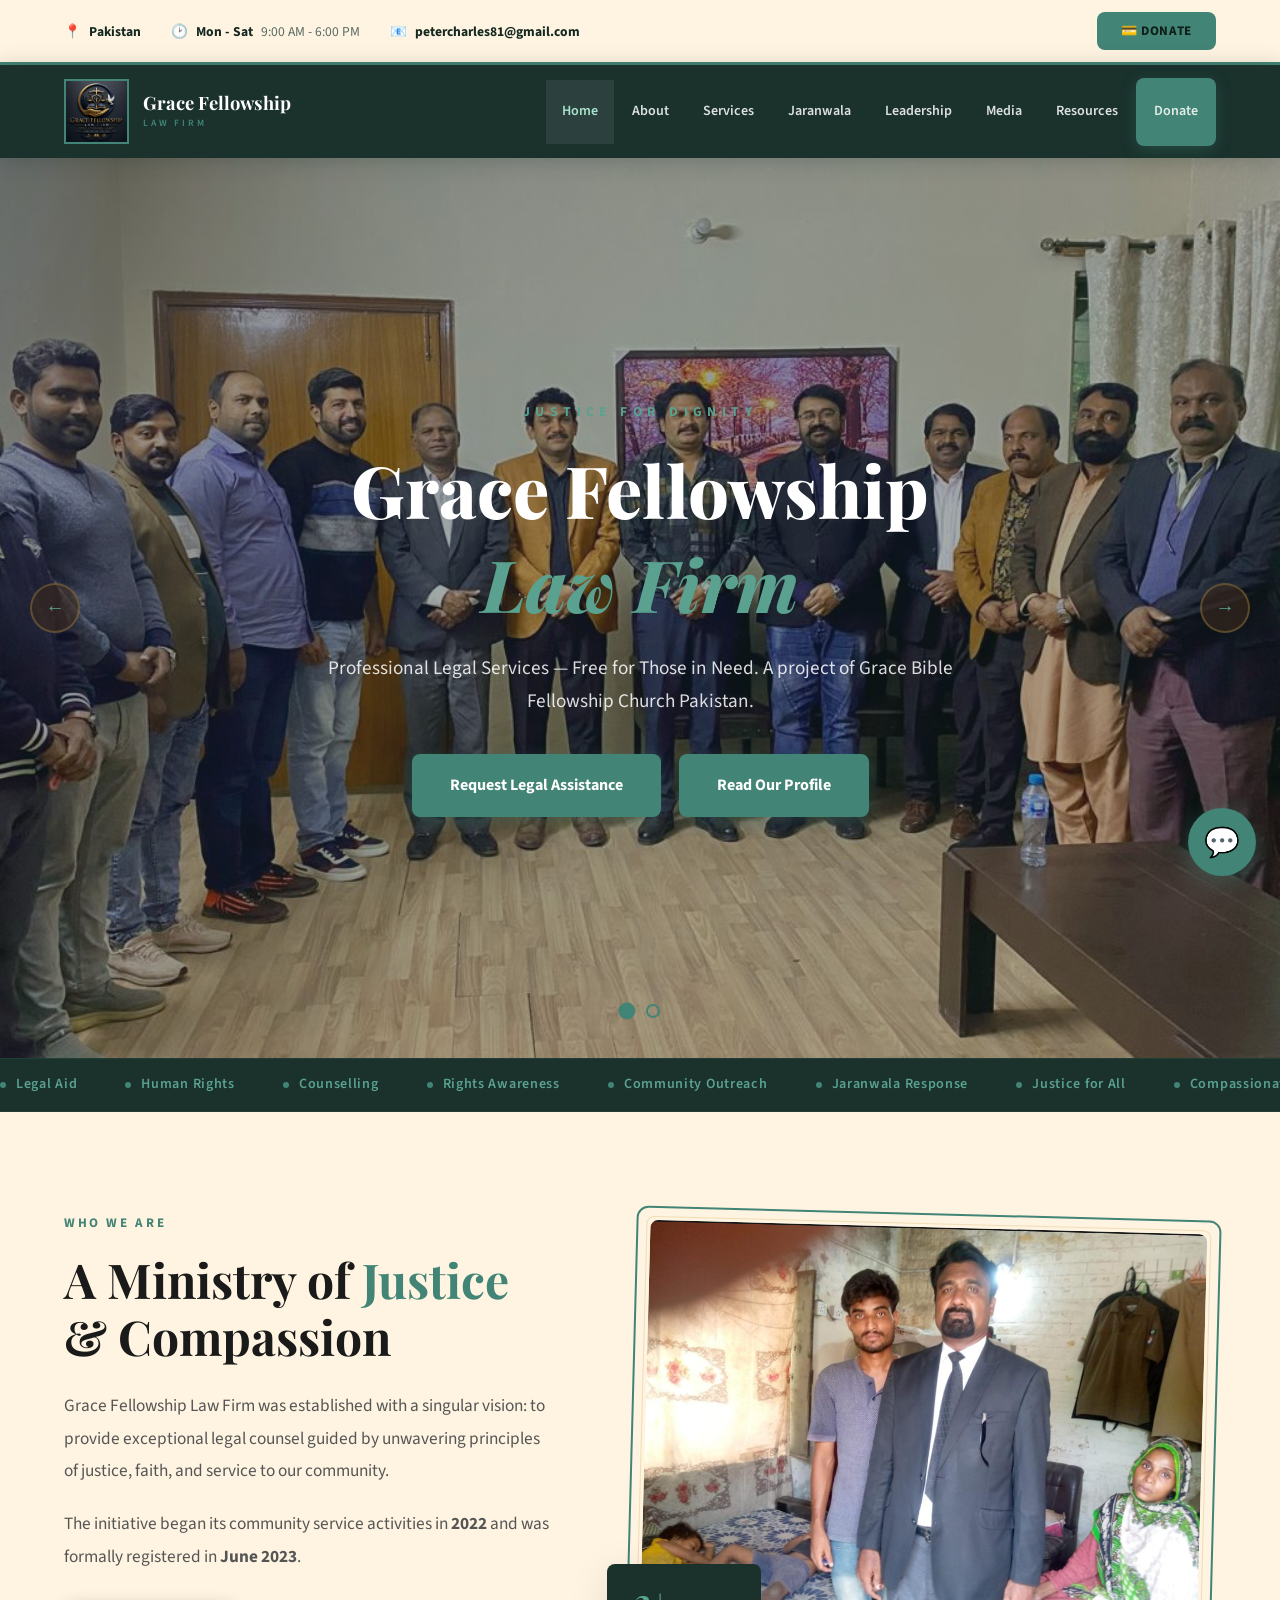
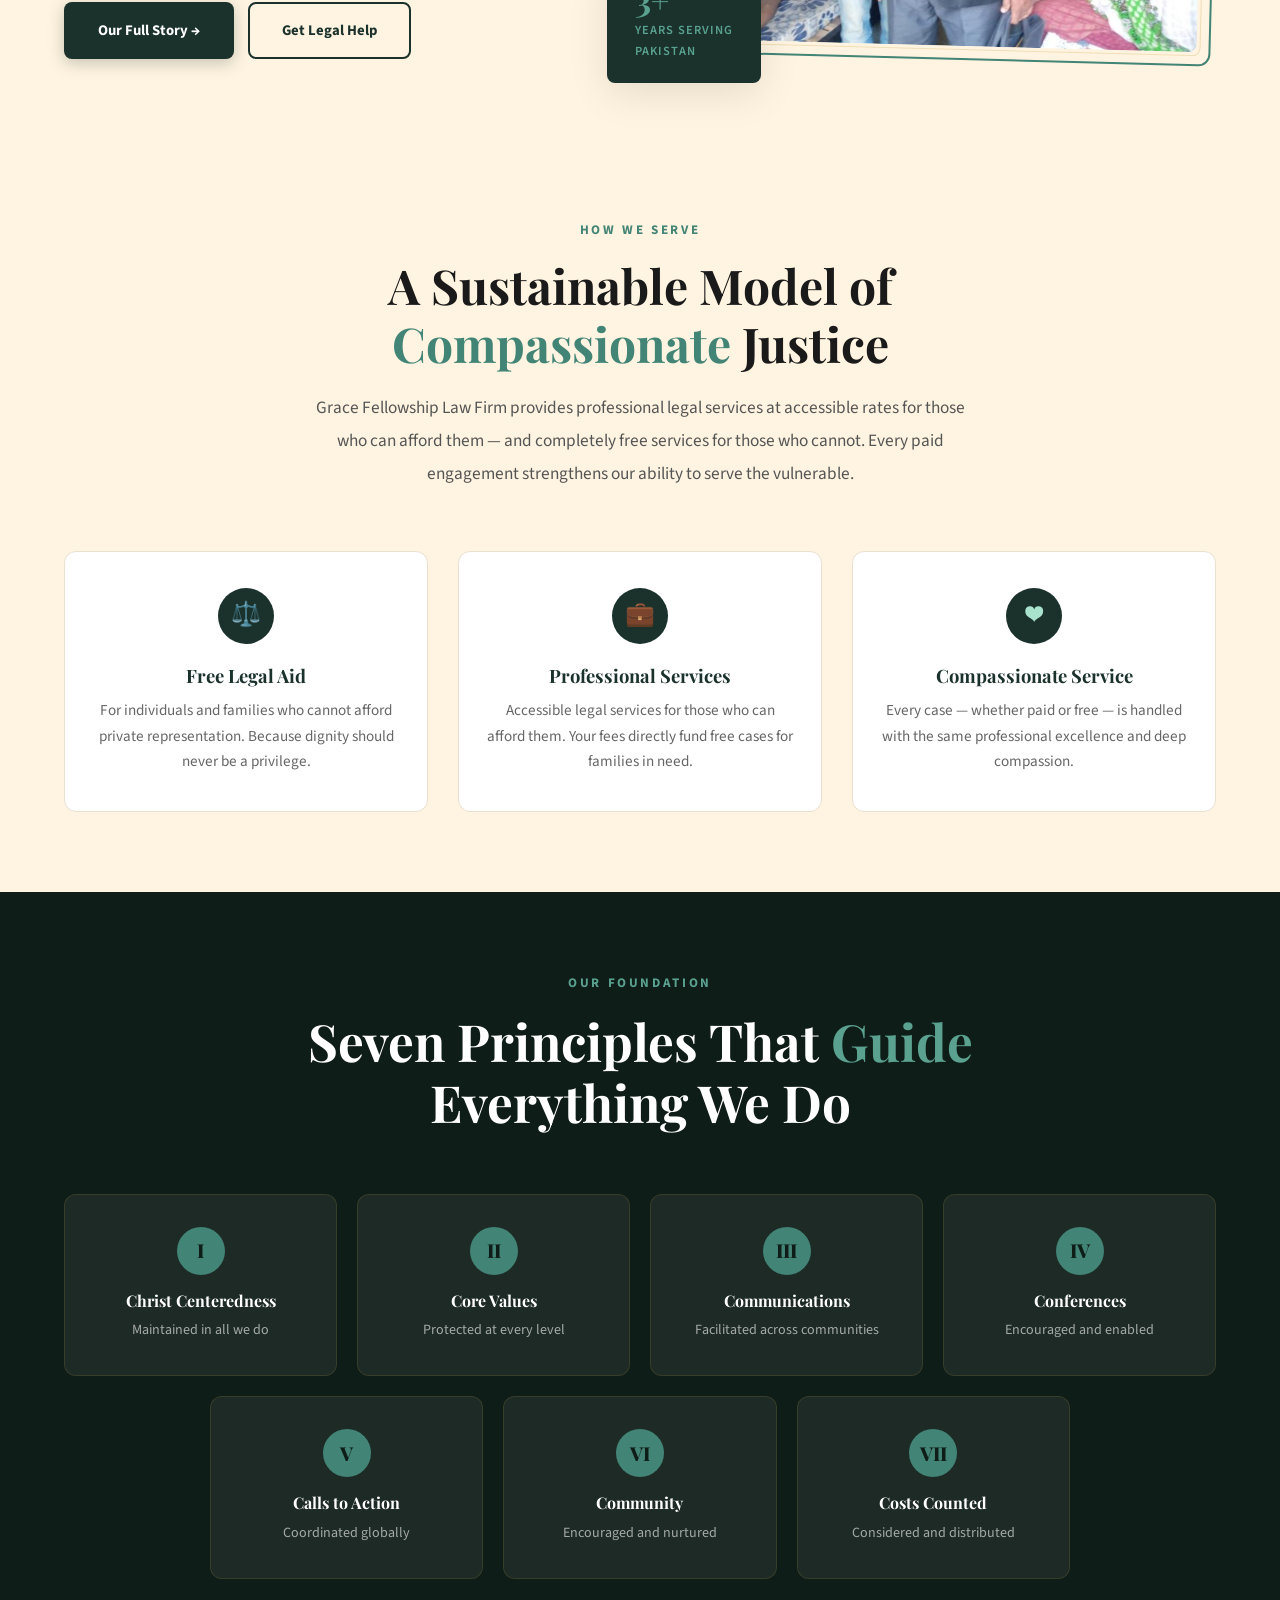
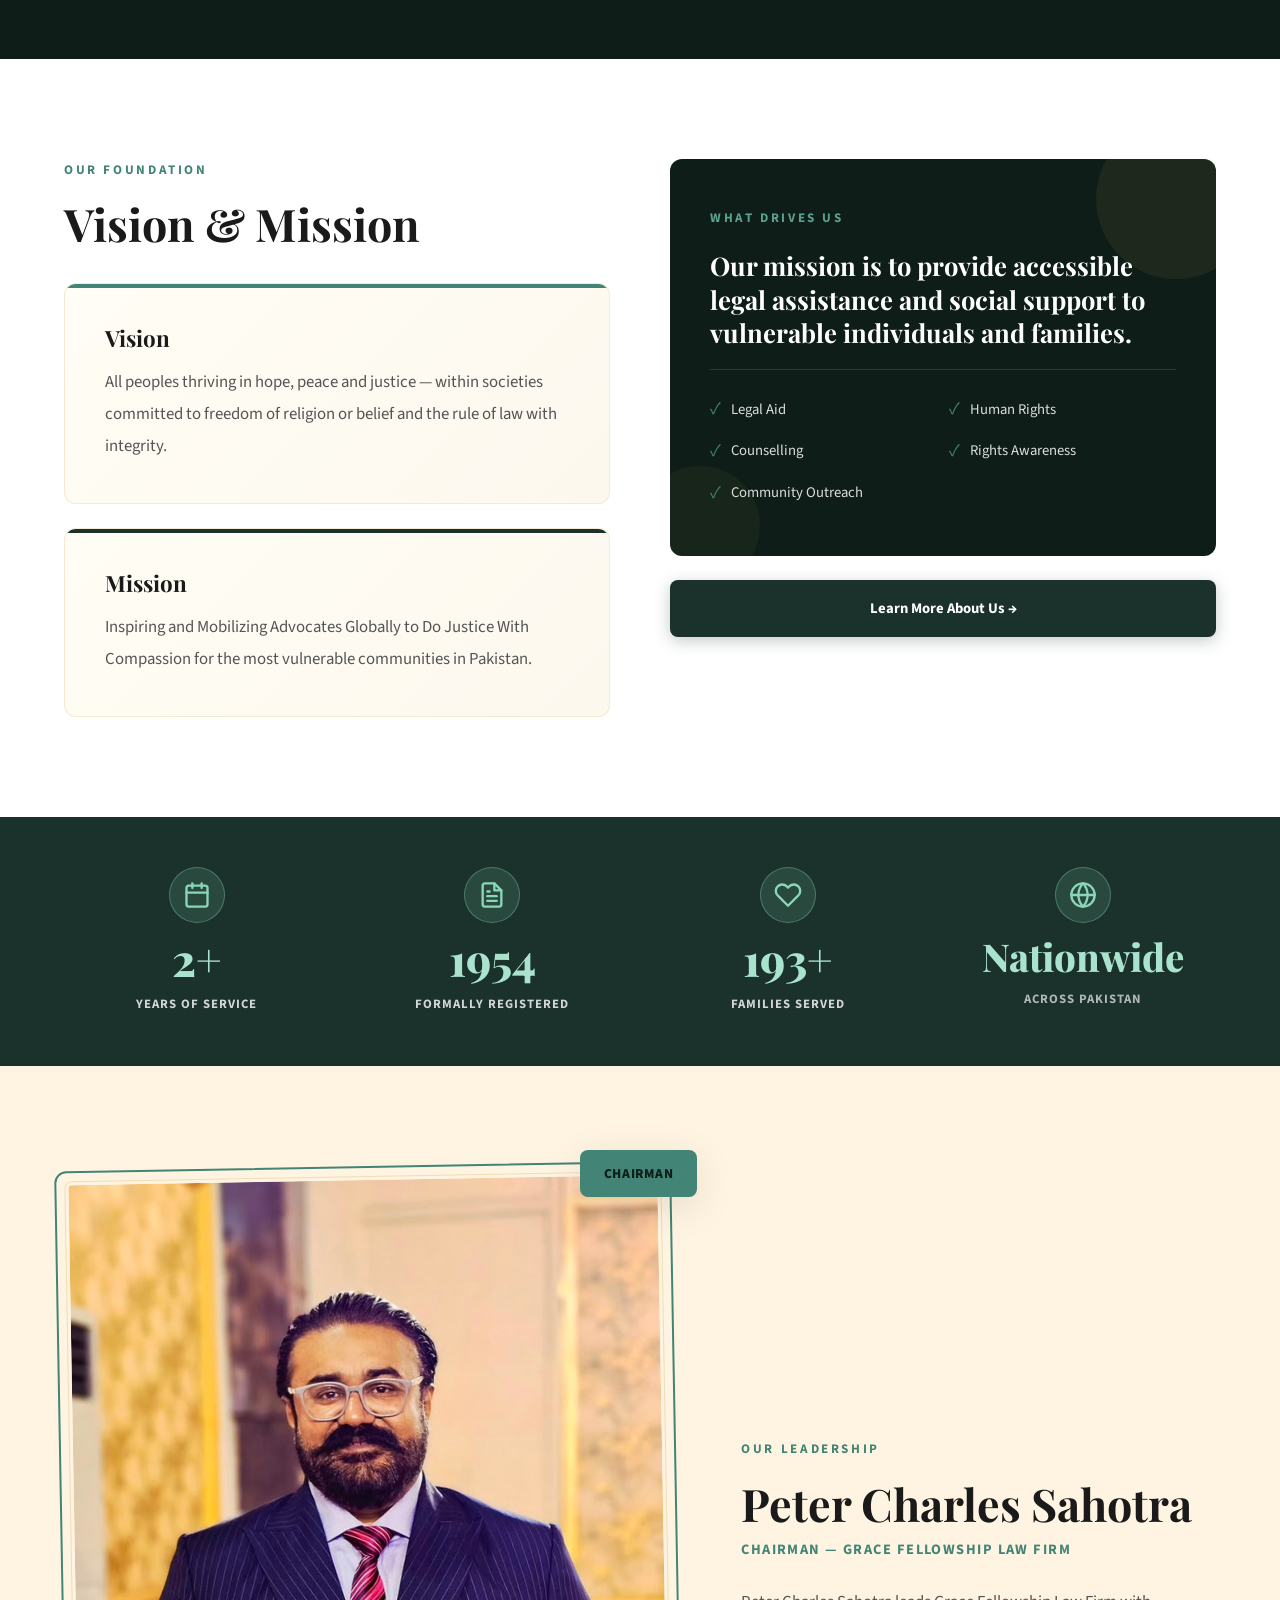
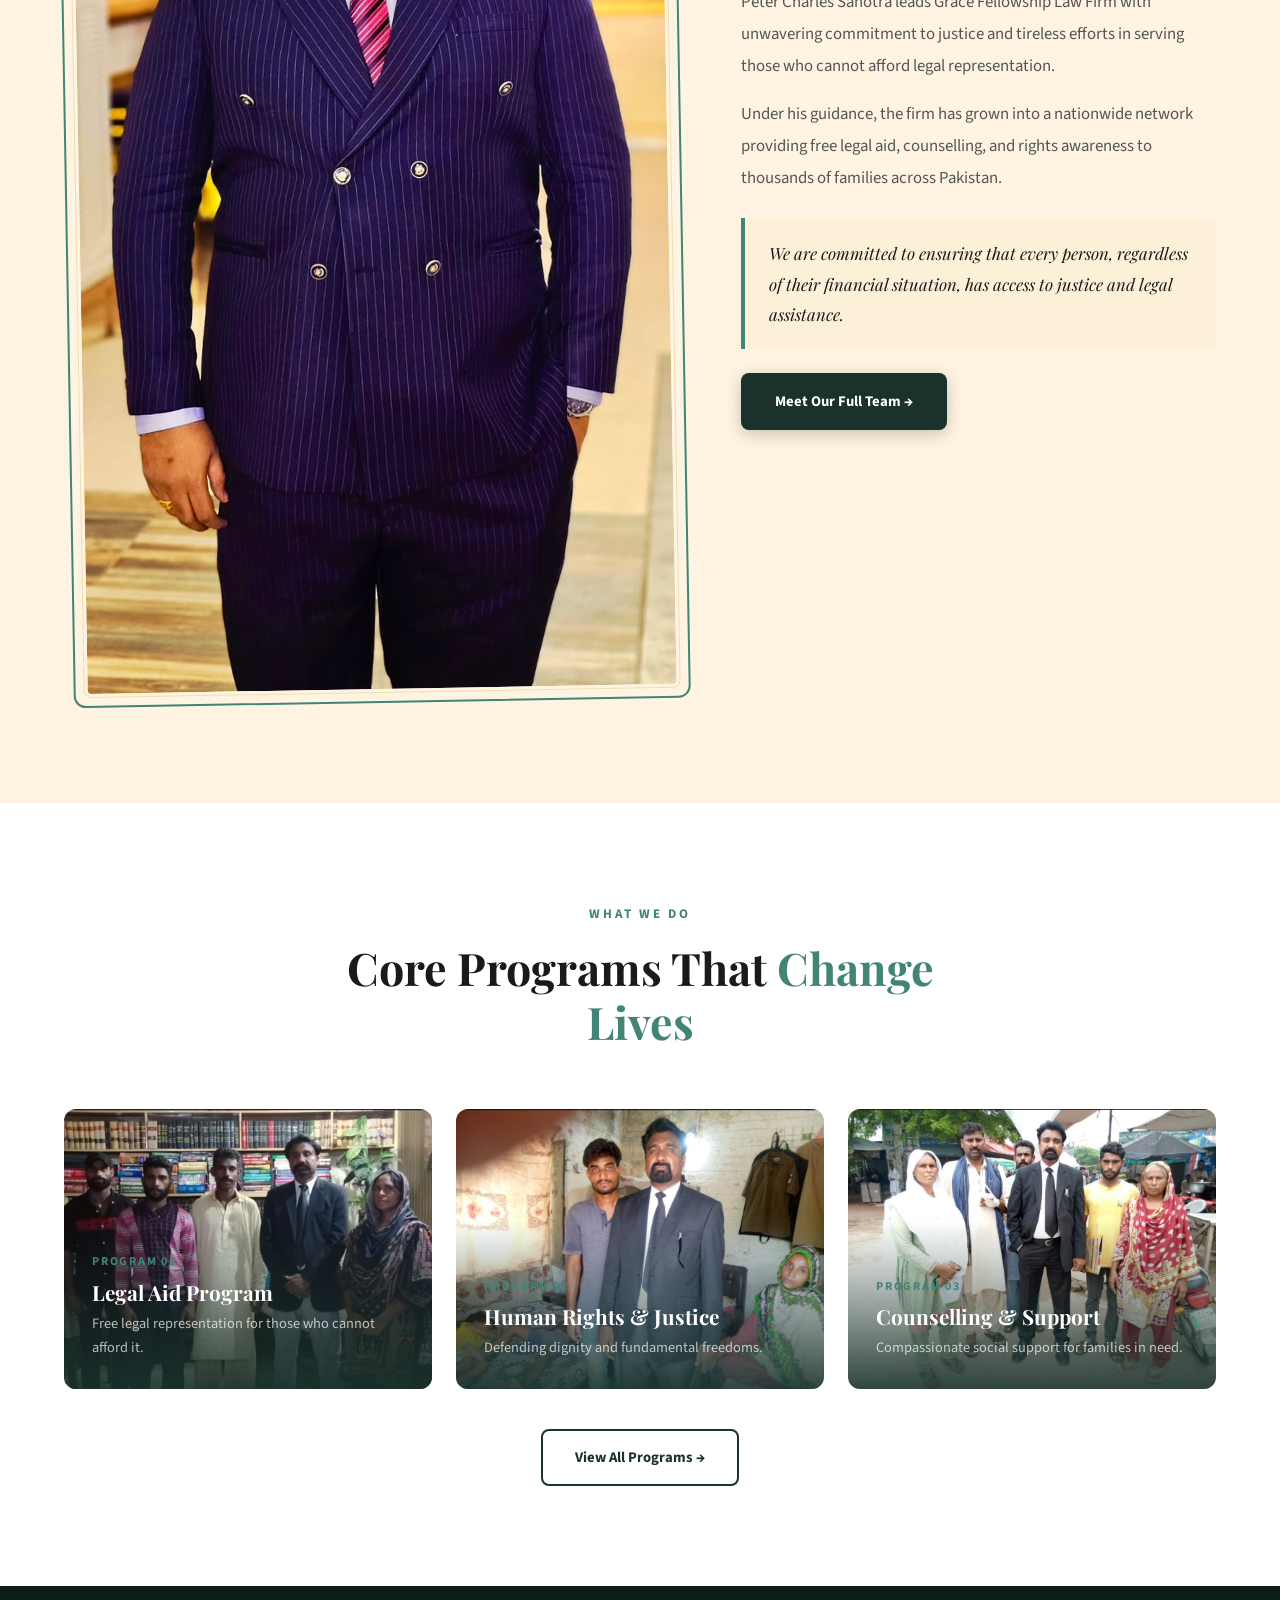
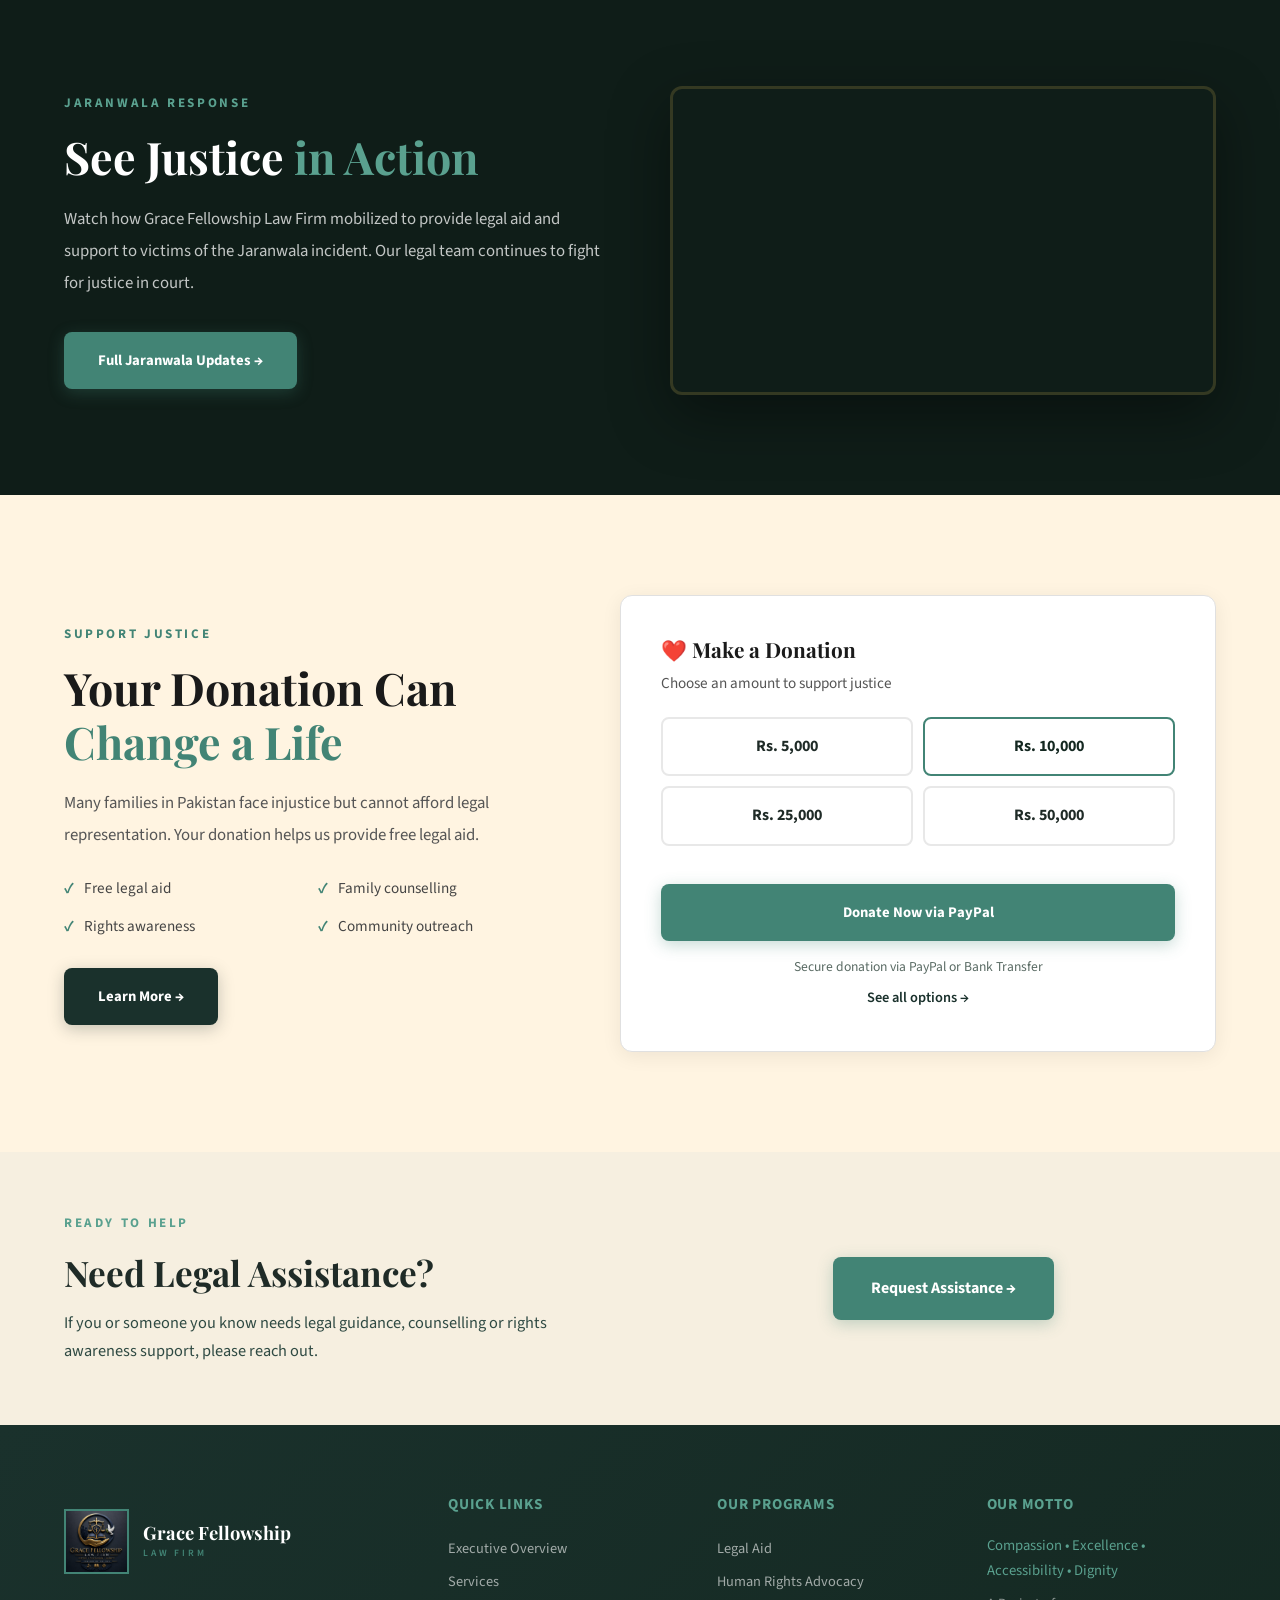
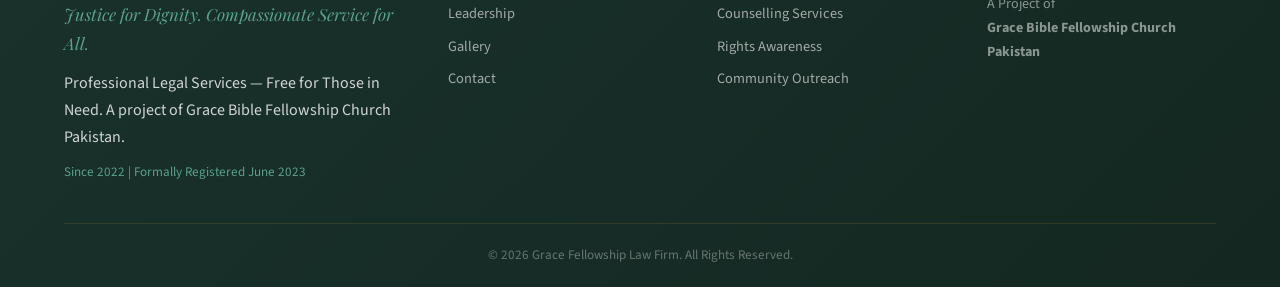
<file: index.html>
<!DOCTYPE html>
<html lang="en">
<head>
<meta charset="UTF-8">
<meta name="viewport" content="width=device-width,initial-scale=1.0,viewport-fit=cover">
<title>Grace Fellowship Law Firm | Home</title>
<meta name="description" content="Grace Fellowship Law Firm — Professional Legal Services, Free for Those in Need. A project of Grace Bible Fellowship Church Pakistan.">
<link rel="preconnect" href="https://fonts.googleapis.com">
<link rel="preconnect" href="https://fonts.gstatic.com" crossorigin>
<link href="https://fonts.googleapis.com/css2?family=Playfair+Display:wght@500;600;700;800&family=Source+Sans+3:wght@300;400;500;600;700&display=swap" rel="stylesheet">
<link rel="stylesheet" href="styles.css?v=4">
</head>
<body>

<div class="top-bar">
  <div class="container top-bar-inner">
    <div class="top-bar-left">
      <span>&#128205; <strong>Pakistan</strong></span>
      <span>&#128337; <strong>Mon - Sat</strong> 9:00 AM - 6:00 PM</span>
      <span>&#128231; <strong>petercharles81@gmail.com</strong></span>
    </div>
    <div class="top-bar-right">
      <a href="donate.html" class="btn-donate">&#128179; DONATE</a>
    </div>
  </div>
</div>

<header class="navbar" id="navbar">
  <div class="container nav-inner">
    <a href="index.html" class="brand"><img src="images/Logo.png" alt="GFLF Logo" class="brand-mark" style="height:65px;border:2px solid #428475"><div class="brand-text"><strong>Grace Fellowship</strong><span>Law Firm</span></div></a>
    <nav class="nav-links" id="navLinks">
      <a href="index.html" class="active">Home</a><a href="about.html">About</a><a href="services.html">Services</a><a href="jaranwala.html">Jaranwala</a><a href="leadership.html">Leadership</a><a href="gallery.html">Media</a><a href="resources.html">Resources</a><a href="donate.html" class="btn btn-gold btn-sm">Donate</a>
    </nav>
    <button class="hamburger" id="hamburger" aria-label="Menu"><span></span><span></span><span></span></button>
  </div>
</header>

<section class="hero-slider" id="heroSlider">
  <div class="hero-slide active">
    <div class="hero-slide-bg" style="background-image:url('images/Banner.jpeg')"></div>
    <div class="hero-slide-overlay"></div>
    <div class="hero-pattern"></div>
    <div class="hero-slide-content">
      <p class="hero-eyebrow">Justice for Dignity</p>
      <h1>Grace Fellowship<br><em>Law Firm</em></h1>
      <p>Professional Legal Services — Free for Those in Need. A project of Grace Bible Fellowship Church Pakistan.</p>
      <div class="hero-actions">
        <a href="contact.html" class="btn btn-gold btn-lg">Request Legal Assistance</a>
        <a href="about.html" class="btn btn-gold btn-lg">Read Our Profile</a>
      </div>
    </div>
  </div>


  <div class="hero-slide">
    <div class="hero-slide-bg" style="background-image:url('images/Slide 2.jpeg')"></div>
    <div class="hero-slide-overlay"></div>
    <div class="hero-pattern"></div>
    <div class="hero-slide-content">
      <p class="hero-eyebrow">Compassionate Service</p>
      <h1>Where Law Meets<br><em>Compassion</em></h1>
      <p>We serve those who cannot afford legal help, because dignity should never be a privilege.</p>
      <div class="hero-actions">
        <a href="contact.html" class="btn btn-gold btn-lg">Request Assistance</a>
        <a href="gallery.html" class="btn btn-gold btn-lg">View Gallery</a>
      </div>
    </div>
  </div>
  <div class="hero-dots" id="heroDots">
    <button class="hero-dot active" data-slide="0"></button>
    <button class="hero-dot" data-slide="1"></button>
  </div>
  <div class="hero-arrows">
    <button class="hero-arrow" id="prevSlide">&#8592;</button>
    <button class="hero-arrow" id="nextSlide">&#8594;</button>
  </div>
</section>

<div class="marquee-strip">
  <div class="marquee-track">
    <span>Legal Aid</span><span>Human Rights</span><span>Counselling</span><span>Rights Awareness</span><span>Community Outreach</span><span>Jaranwala Response</span><span>Justice for All</span><span>Compassionate Service</span>
    <span>Legal Aid</span><span>Human Rights</span><span>Counselling</span><span>Rights Awareness</span><span>Community Outreach</span><span>Jaranwala Response</span><span>Justice for All</span><span>Compassionate Service</span>
  </div>
</div>

<section style="padding:100px 0 80px;background:var(--cream);position:relative;overflow:hidden">
  <div class="container" style="position:relative;z-index:1">
    <div style="display:grid;grid-template-columns:1fr 1.2fr;gap:80px;align-items:center" class="grid-2col">
      <div class="reveal">
        <p style="color:var(--gold);font-weight:700;font-size:.82rem;letter-spacing:.2em;text-transform:uppercase;margin-bottom:16px">Who We Are</p>
        <h2 style="font-size:clamp(2rem,4vw,3rem);line-height:1.2;margin-bottom:24px">A Ministry of <em style="color:var(--gold);font-style:normal">Justice</em> &amp; Compassion</h2>
        <p style="color:#555;font-size:1.08rem;line-height:1.9;margin-bottom:20px">Grace Fellowship Law Firm was established with a singular vision: to provide exceptional legal counsel guided by unwavering principles of justice, faith, and service to our community.</p>
        <p style="color:#555;font-size:1.08rem;line-height:1.9;margin-bottom:28px">The initiative began its community service activities in <strong>2022</strong> and was formally registered in <strong>June 2023</strong>.</p>
        <div style="display:flex;gap:14px;flex-wrap:wrap">
          <a href="about.html" class="btn btn-maroon">Our Full Story &rarr;</a>
          <a href="contact.html" class="btn btn-outline">Get Legal Help</a>
        </div>
      </div>
      <div class="reveal" style="position:relative">
        <div class="bordered-img" style="transform:rotate(1.5deg)">
          <img src="images/photos/Community 3.png" alt="Community work" style="width:100%;display:block;border-radius:var(--radius)">
        </div>
        <div style="position:absolute;bottom:-24px;left:-24px;background:var(--taupe);color:var(--gold-light);padding:20px 28px;border-radius:var(--radius);box-shadow:var(--shadow-lg);z-index:2">
          <div style="font-family:'Playfair Display',serif;font-size:2rem;font-weight:800;line-height:1">3+</div>
          <div style="font-size:.78rem;font-weight:600;letter-spacing:.08em;text-transform:uppercase;margin-top:4px">Years Serving<br>Pakistan</div>
        </div>
      </div>
    </div>
  </div>
</section>

<section style="padding:80px 0;background:var(--cream);position:relative">
  <div class="container">
    <div style="text-align:center;max-width:800px;margin:0 auto 60px" class="reveal">
      <p style="color:var(--gold);font-weight:700;font-size:.82rem;letter-spacing:.2em;text-transform:uppercase;margin-bottom:16px">How We Serve</p>
      <h2 style="font-size:clamp(2rem,4vw,3rem);line-height:1.2;margin-bottom:20px">A Sustainable Model of <em style="color:var(--gold);font-style:normal">Compassionate</em> Justice</h2>
      <p style="color:#555;font-size:1.08rem;line-height:1.9;max-width:650px;margin:0 auto">Grace Fellowship Law Firm provides professional legal services at accessible rates for those who can afford them — and completely free services for those who cannot. Every paid engagement strengthens our ability to serve the vulnerable.</p>
    </div>
    <div style="display:grid;grid-template-columns:repeat(3,1fr);gap:30px" class="grid-3col">
      <div class="reveal" style="background:var(--white);border:1px solid #e8e0d0;border-radius:var(--radius-lg);padding:36px 28px;text-align:center;transition:var(--transition)" onmouseover="this.style.transform='translateY(-4px)';this.style.boxShadow='var(--shadow-lg)'" onmouseout="this.style.transform='none';this.style.boxShadow='none'">
        <div style="width:56px;height:56px;background:var(--taupe);color:var(--sage-light);border-radius:50%;display:flex;align-items:center;justify-content:center;font-size:1.5rem;margin:0 auto 20px">&#9878;&#65039;</div>
        <h3 style="font-size:1.15rem;margin-bottom:10px;color:var(--taupe)">Free Legal Aid</h3>
        <p style="color:#666;font-size:.95rem;line-height:1.7">For individuals and families who cannot afford private representation. Because dignity should never be a privilege.</p>
      </div>
      <div class="reveal" style="background:var(--white);border:1px solid #e8e0d0;border-radius:var(--radius-lg);padding:36px 28px;text-align:center;transition:var(--transition)" onmouseover="this.style.transform='translateY(-4px)';this.style.boxShadow='var(--shadow-lg)'" onmouseout="this.style.transform='none';this.style.boxShadow='none'">
        <div style="width:56px;height:56px;background:var(--taupe);color:var(--sage-light);border-radius:50%;display:flex;align-items:center;justify-content:center;font-size:1.5rem;margin:0 auto 20px">&#128188;</div>
        <h3 style="font-size:1.15rem;margin-bottom:10px;color:var(--taupe)">Professional Services</h3>
        <p style="color:#666;font-size:.95rem;line-height:1.7">Accessible legal services for those who can afford them. Your fees directly fund free cases for families in need.</p>
      </div>
      <div class="reveal" style="background:var(--white);border:1px solid #e8e0d0;border-radius:var(--radius-lg);padding:36px 28px;text-align:center;transition:var(--transition)" onmouseover="this.style.transform='translateY(-4px)';this.style.boxShadow='var(--shadow-lg)'" onmouseout="this.style.transform='none';this.style.boxShadow='none'">
        <div style="width:56px;height:56px;background:var(--taupe);color:var(--sage-light);border-radius:50%;display:flex;align-items:center;justify-content:center;font-size:1.5rem;margin:0 auto 20px">&#10084;&#65039;</div>
        <h3 style="font-size:1.15rem;margin-bottom:10px;color:var(--taupe)">Compassionate Service</h3>
        <p style="color:#666;font-size:.95rem;line-height:1.7">Every case — whether paid or free — is handled with the same professional excellence and deep compassion.</p>
      </div>
    </div>
  </div>
</section>

<section style="background:var(--taupe-deep);padding:80px 0;position:relative;overflow:hidden">
  <div class="container" style="position:relative;z-index:1">
    <div style="text-align:center;max-width:800px;margin:0 auto 60px">
      <p style="color:var(--gold-light);font-weight:700;font-size:.82rem;letter-spacing:.2em;text-transform:uppercase;margin-bottom:16px">Our Foundation</p>
      <h2 style="color:#fff;font-size:clamp(2rem,4vw,3.2rem);line-height:1.2">Seven Principles That <em style="color:var(--gold-light);font-style:normal">Guide</em> Everything We Do</h2>
    </div>
    <div style="display:grid;grid-template-columns:repeat(4,1fr);gap:20px" class="grid-4col">
      <div class="reveal" style="background:rgba(255,255,255,.06);border:1px solid rgba(201,168,76,.15);border-radius:var(--radius-lg);padding:32px 24px;text-align:center;transition:var(--transition)" onmouseover="this.style.borderColor='var(--gold)';this.style.transform='translateY(-4px)'" onmouseout="this.style.borderColor='rgba(201,168,76,.15)';this.style.transform='none'">
        <div style="width:48px;height:48px;background:var(--gold);color:var(--taupe-deep);border-radius:50%;display:flex;align-items:center;justify-content:center;font-size:1.2rem;margin:0 auto 16px;font-weight:800;font-family:'Playfair Display',serif">I</div>
        <h3 style="color:#fff;font-size:1rem;margin-bottom:8px">Christ Centeredness</h3>
        <p style="color:rgba(255,255,255,.6);font-size:.88rem">Maintained in all we do</p>
      </div>
      <div class="reveal" style="background:rgba(255,255,255,.06);border:1px solid rgba(201,168,76,.15);border-radius:var(--radius-lg);padding:32px 24px;text-align:center;transition:var(--transition)" onmouseover="this.style.borderColor='var(--gold)';this.style.transform='translateY(-4px)'" onmouseout="this.style.borderColor='rgba(201,168,76,.15)';this.style.transform='none'">
        <div style="width:48px;height:48px;background:var(--gold);color:var(--taupe-deep);border-radius:50%;display:flex;align-items:center;justify-content:center;font-size:1.2rem;margin:0 auto 16px;font-weight:800;font-family:'Playfair Display',serif">II</div>
        <h3 style="color:#fff;font-size:1rem;margin-bottom:8px">Core Values</h3>
        <p style="color:rgba(255,255,255,.6);font-size:.88rem">Protected at every level</p>
      </div>
      <div class="reveal" style="background:rgba(255,255,255,.06);border:1px solid rgba(201,168,76,.15);border-radius:var(--radius-lg);padding:32px 24px;text-align:center;transition:var(--transition)" onmouseover="this.style.borderColor='var(--gold)';this.style.transform='translateY(-4px)'" onmouseout="this.style.borderColor='rgba(201,168,76,.15)';this.style.transform='none'">
        <div style="width:48px;height:48px;background:var(--gold);color:var(--taupe-deep);border-radius:50%;display:flex;align-items:center;justify-content:center;font-size:1.2rem;margin:0 auto 16px;font-weight:800;font-family:'Playfair Display',serif">III</div>
        <h3 style="color:#fff;font-size:1rem;margin-bottom:8px">Communications</h3>
        <p style="color:rgba(255,255,255,.6);font-size:.88rem">Facilitated across communities</p>
      </div>
      <div class="reveal" style="background:rgba(255,255,255,.06);border:1px solid rgba(201,168,76,.15);border-radius:var(--radius-lg);padding:32px 24px;text-align:center;transition:var(--transition)" onmouseover="this.style.borderColor='var(--gold)';this.style.transform='translateY(-4px)'" onmouseout="this.style.borderColor='rgba(201,168,76,.15)';this.style.transform='none'">
        <div style="width:48px;height:48px;background:var(--gold);color:var(--taupe-deep);border-radius:50%;display:flex;align-items:center;justify-content:center;font-size:1.2rem;margin:0 auto 16px;font-weight:800;font-family:'Playfair Display',serif">IV</div>
        <h3 style="color:#fff;font-size:1rem;margin-bottom:8px">Conferences</h3>
        <p style="color:rgba(255,255,255,.6);font-size:.88rem">Encouraged and enabled</p>
      </div>
    </div>
    <div style="display:grid;grid-template-columns:repeat(3,1fr);gap:20px;margin-top:20px;max-width:860px;margin-left:auto;margin-right:auto" class="grid-3col-center">
      <div class="reveal" style="background:rgba(255,255,255,.06);border:1px solid rgba(201,168,76,.15);border-radius:var(--radius-lg);padding:32px 24px;text-align:center;transition:var(--transition)" onmouseover="this.style.borderColor='var(--gold)';this.style.transform='translateY(-4px)'" onmouseout="this.style.borderColor='rgba(201,168,76,.15)';this.style.transform='none'">
        <div style="width:48px;height:48px;background:var(--gold);color:var(--taupe-deep);border-radius:50%;display:flex;align-items:center;justify-content:center;font-size:1.2rem;margin:0 auto 16px;font-weight:800;font-family:'Playfair Display',serif">V</div>
        <h3 style="color:#fff;font-size:1rem;margin-bottom:8px">Calls to Action</h3>
        <p style="color:rgba(255,255,255,.6);font-size:.88rem">Coordinated globally</p>
      </div>
      <div class="reveal" style="background:rgba(255,255,255,.06);border:1px solid rgba(201,168,76,.15);border-radius:var(--radius-lg);padding:32px 24px;text-align:center;transition:var(--transition)" onmouseover="this.style.borderColor='var(--gold)';this.style.transform='translateY(-4px)'" onmouseout="this.style.borderColor='rgba(201,168,76,.15)';this.style.transform='none'">
        <div style="width:48px;height:48px;background:var(--gold);color:var(--taupe-deep);border-radius:50%;display:flex;align-items:center;justify-content:center;font-size:1.2rem;margin:0 auto 16px;font-weight:800;font-family:'Playfair Display',serif">VI</div>
        <h3 style="color:#fff;font-size:1rem;margin-bottom:8px">Community</h3>
        <p style="color:rgba(255,255,255,.6);font-size:.88rem">Encouraged and nurtured</p>
      </div>
      <div class="reveal" style="background:rgba(255,255,255,.06);border:1px solid rgba(201,168,76,.15);border-radius:var(--radius-lg);padding:32px 24px;text-align:center;transition:var(--transition)" onmouseover="this.style.borderColor='var(--gold)';this.style.transform='translateY(-4px)'" onmouseout="this.style.borderColor='rgba(201,168,76,.15)';this.style.transform='none'">
        <div style="width:48px;height:48px;background:var(--gold);color:var(--taupe-deep);border-radius:50%;display:flex;align-items:center;justify-content:center;font-size:1.2rem;margin:0 auto 16px;font-weight:800;font-family:'Playfair Display',serif">VII</div>
        <h3 style="color:#fff;font-size:1rem;margin-bottom:8px">Costs Counted</h3>
        <p style="color:rgba(255,255,255,.6);font-size:.88rem">Considered and distributed</p>
      </div>
    </div>
  </div>
</section>

<section style="padding:100px 0;background:var(--white);position:relative">
  <div class="container">
    <div style="display:grid;grid-template-columns:1fr 1fr;gap:60px;align-items:start" class="grid-2col">
      <div class="reveal">
        <p style="color:var(--gold);font-weight:700;font-size:.82rem;letter-spacing:.2em;text-transform:uppercase;margin-bottom:16px">Our Foundation</p>
        <h2 style="font-size:clamp(2rem,4vw,2.8rem);line-height:1.2;margin-bottom:32px">Vision &amp; Mission</h2>
        <div style="background:linear-gradient(135deg,#fffdf5,#fdf8ee);border:1px solid rgba(201,168,76,.2);border-radius:var(--radius-lg);padding:40px;margin-bottom:24px;position:relative;overflow:hidden">
          <div style="position:absolute;top:0;left:0;right:0;height:4px;background:var(--gold)"></div>
          <h3 style="font-size:1.4rem;margin-bottom:14px;color:#1a1a1a">Vision</h3>
          <p style="color:#555;font-size:1.05rem;line-height:1.9">All peoples thriving in hope, peace and justice — within societies committed to freedom of religion or belief and the rule of law with integrity.</p>
        </div>
        <div style="background:linear-gradient(135deg,#fffdf5,#fdf8ee);border:1px solid rgba(201,168,76,.2);border-radius:var(--radius-lg);padding:40px;position:relative;overflow:hidden">
          <div style="position:absolute;top:0;left:0;right:0;height:4px;background:var(--taupe)"></div>
          <h3 style="font-size:1.4rem;margin-bottom:14px;color:#1a1a1a">Mission</h3>
          <p style="color:#555;font-size:1.05rem;line-height:1.9">Inspiring and Mobilizing Advocates Globally to Do Justice With Compassion for the most vulnerable communities in Pakistan.</p>
        </div>
      </div>
      <div class="reveal" style="position:relative">
        <div style="background:var(--taupe-deep);border-radius:var(--radius-lg);padding:48px 40px;color:#fff;position:relative;overflow:hidden">
          <div style="position:absolute;top:-40px;right:-40px;width:160px;height:160px;background:rgba(201,168,76,.08);border-radius:50%"></div>
          <div style="position:absolute;bottom:-30px;left:-30px;width:120px;height:120px;background:rgba(201,168,76,.05);border-radius:50%"></div>
          <p style="color:var(--gold-light);font-weight:700;font-size:.82rem;letter-spacing:.2em;text-transform:uppercase;margin-bottom:20px;position:relative">What Drives Us</p>
          <h3 style="color:#fff;font-size:1.6rem;margin-bottom:20px;line-height:1.3;position:relative">Our mission is to provide accessible legal assistance and social support to vulnerable individuals and families.</h3>
          <div style="border-top:1px solid rgba(201,168,76,.2);padding-top:24px;position:relative">
            <div style="display:grid;grid-template-columns:1fr 1fr;gap:12px" class="grid-2col-sm">
              <div style="display:flex;align-items:center;gap:10px;color:rgba(255,255,255,.85);font-size:.92rem">
                <span style="color:var(--gold);font-size:1.1rem">&#10003;</span> Legal Aid
              </div>
              <div style="display:flex;align-items:center;gap:10px;color:rgba(255,255,255,.85);font-size:.92rem">
                <span style="color:var(--gold);font-size:1.1rem">&#10003;</span> Human Rights
              </div>
              <div style="display:flex;align-items:center;gap:10px;color:rgba(255,255,255,.85);font-size:.92rem">
                <span style="color:var(--gold);font-size:1.1rem">&#10003;</span> Counselling
              </div>
              <div style="display:flex;align-items:center;gap:10px;color:rgba(255,255,255,.85);font-size:.92rem">
                <span style="color:var(--gold);font-size:1.1rem">&#10003;</span> Rights Awareness
              </div>
              <div style="display:flex;align-items:center;gap:10px;color:rgba(255,255,255,.85);font-size:.92rem">
                <span style="color:var(--gold);font-size:1.1rem">&#10003;</span> Community Outreach
              </div>
            </div>
          </div>
        </div>
        <a href="about.html" class="btn btn-maroon" style="margin-top:24px;width:100%;justify-content:center">Learn More About Us &rarr;</a>
      </div>
    </div>
  </div>
</section>

<section class="section-dark stats-band" style="padding:0">
  <div class="container">
    <div class="stats-grid reveal" style="padding:50px 0">
      <div class="stat">
        <div class="stat-icon-wrap">
          <svg width="28" height="28" viewBox="0 0 24 24" fill="none" stroke="currentColor" stroke-width="2" stroke-linecap="round" stroke-linejoin="round"><rect x="3" y="4" width="18" height="18" rx="2" ry="2"/><line x1="16" y1="2" x2="16" y2="6"/><line x1="8" y1="2" x2="8" y2="6"/><line x1="3" y1="10" x2="21" y2="10"/></svg>
        </div>
        <span class="stat-num" data-count="3" data-suffix="+">0</span>
        <p>Years of Service</p>
      </div>
      <div class="stat">
        <div class="stat-icon-wrap">
          <svg width="28" height="28" viewBox="0 0 24 24" fill="none" stroke="currentColor" stroke-width="2" stroke-linecap="round" stroke-linejoin="round"><path d="M14 2H6a2 2 0 0 0-2 2v16a2 2 0 0 0 2 2h12a2 2 0 0 0 2-2V8z"/><polyline points="14 2 14 8 20 8"/><line x1="16" y1="13" x2="8" y2="13"/><line x1="16" y1="17" x2="8" y2="17"/><polyline points="10 9 9 9 8 9"/></svg>
        </div>
        <span class="stat-num" data-count="2023">0</span>
        <p>Formally Registered</p>
      </div>
      <div class="stat">
        <div class="stat-icon-wrap">
          <svg width="28" height="28" viewBox="0 0 24 24" fill="none" stroke="currentColor" stroke-width="2" stroke-linecap="round" stroke-linejoin="round"><path d="M20.84 4.61a5.5 5.5 0 0 0-7.78 0L12 5.67l-1.06-1.06a5.5 5.5 0 0 0-7.78 7.78l1.06 1.06L12 21.23l7.78-7.78 1.06-1.06a5.5 5.5 0 0 0 0-7.78z"/></svg>
        </div>
        <span class="stat-num" data-count="200" data-suffix="+">0</span>
        <p>Families Served</p>
      </div>
      <div class="stat">
        <div class="stat-icon-wrap">
          <svg width="28" height="28" viewBox="0 0 24 24" fill="none" stroke="currentColor" stroke-width="2" stroke-linecap="round" stroke-linejoin="round"><circle cx="12" cy="12" r="10"/><line x1="2" y1="12" x2="22" y2="12"/><path d="M12 2a15.3 15.3 0 0 1 4 10 15.3 15.3 0 0 1-4 10 15.3 15.3 0 0 1-4-10 15.3 15.3 0 0 1 4-10z"/></svg>
        </div>
        <span class="stat-num" style="font-size:2.4rem;color:var(--sage-light)">Nationwide</span>
        <p style="color:rgba(255,255,255,.65)">Across Pakistan</p>
      </div>
    </div>
  </div>
</section>

<section style="padding:100px 0;background:var(--cream);position:relative">
  <div class="container">
    <div style="display:grid;grid-template-columns:1.3fr 1fr;gap:60px;align-items:center" class="grid-2col">
      <div class="reveal" style="position:relative">
        <div class="bordered-img" style="transform:rotate(-1deg)">
          <img src="images/chairman.jpg" alt="Peter Charles Sahotra" style="width:100%;display:block;border-radius:calc(var(--radius-lg) - 8px)">
        </div>
        <div style="position:absolute;top:-16px;right:-16px;background:var(--gold);color:var(--taupe-deep);padding:12px 24px;border-radius:var(--radius);box-shadow:var(--shadow-lg);z-index:2;font-weight:800;font-size:.85rem;letter-spacing:.05em">
          CHAIRMAN
        </div>
      </div>
      <div class="reveal">
        <p style="color:var(--gold);font-weight:700;font-size:.82rem;letter-spacing:.2em;text-transform:uppercase;margin-bottom:16px">Our Leadership</p>
        <h2 style="font-size:clamp(2rem,4vw,2.8rem);line-height:1.2;margin-bottom:8px">Peter Charles Sahotra</h2>
        <p style="color:var(--gold);font-weight:700;font-size:.9rem;text-transform:uppercase;letter-spacing:.1em;margin-bottom:24px">Chairman — Grace Fellowship Law Firm</p>
        <p style="color:#555;font-size:1.05rem;line-height:1.9;margin-bottom:16px">Peter Charles Sahotra leads Grace Fellowship Law Firm with unwavering commitment to justice and tireless efforts in serving those who cannot afford legal representation.</p>
        <p style="color:#555;font-size:1.05rem;line-height:1.9;margin-bottom:24px">Under his guidance, the firm has grown into a nationwide network providing free legal aid, counselling, and rights awareness to thousands of families across Pakistan.</p>
        <div style="border-left:4px solid var(--gold);background:rgba(201,168,76,.06);padding:20px 24px;border-radius:0 var(--radius) var(--radius) 0;margin-bottom:24px;font-family:'Playfair Display',serif;font-style:italic;color:#1a1a1a;font-size:1.05rem;line-height:1.8">
          We are committed to ensuring that every person, regardless of their financial situation, has access to justice and legal assistance.
        </div>
        <a href="leadership.html" class="btn btn-maroon">Meet Our Full Team &rarr;</a>
      </div>
    </div>
  </div>
</section>

<section style="padding:100px 0;background:var(--white);position:relative;overflow:hidden">
  <div class="container">
    <div style="text-align:center;max-width:700px;margin:0 auto 60px" class="reveal">
      <p style="color:var(--gold);font-weight:700;font-size:.82rem;letter-spacing:.2em;text-transform:uppercase;margin-bottom:16px">What We Do</p>
      <h2 style="font-size:clamp(2rem,4vw,2.8rem);line-height:1.2">Core Programs That <em style="color:var(--gold);font-style:normal">Change Lives</em></h2>
    </div>
    <div style="display:grid;grid-template-columns:1fr 1fr 1fr;gap:24px" class="grid-3col">
      <div class="reveal" style="border-radius:var(--radius-lg);overflow:hidden;position:relative;cursor:pointer;transition:transform .4s" onmouseover="this.style.transform='translateY(-6px)'" onmouseout="this.style.transform='none'">
        <img src="images/photos/Community 2.png" alt="Legal Aid" style="width:100%;height:280px;object-fit:cover;display:block">
        <div style="position:absolute;inset:0;background:linear-gradient(to top,rgba(26,49,44,.9),transparent 60%);display:flex;flex-direction:column;justify-content:flex-end;padding:28px">
          <span style="color:var(--gold);font-size:.75rem;font-weight:700;letter-spacing:.15em;text-transform:uppercase;margin-bottom:6px">Program 01</span>
          <h3 style="color:#fff;font-size:1.3rem;margin-bottom:6px">Legal Aid Program</h3>
          <p style="color:rgba(255,255,255,.7);font-size:.9rem">Free legal representation for those who cannot afford it.</p>
        </div>
      </div>
      <div class="reveal" style="border-radius:var(--radius-lg);overflow:hidden;position:relative;cursor:pointer;transition:transform .4s" onmouseover="this.style.transform='translateY(-6px)'" onmouseout="this.style.transform='none'">
        <img src="images/photos/Community 3.png" alt="Human Rights" style="width:100%;height:280px;object-fit:cover;display:block">
        <div style="position:absolute;inset:0;background:linear-gradient(to top,rgba(26,49,44,.9),transparent 60%);display:flex;flex-direction:column;justify-content:flex-end;padding:28px">
          <span style="color:var(--gold);font-size:.75rem;font-weight:700;letter-spacing:.15em;text-transform:uppercase;margin-bottom:6px">Program 02</span>
          <h3 style="color:#fff;font-size:1.3rem;margin-bottom:6px">Human Rights &amp; Justice</h3>
          <p style="color:rgba(255,255,255,.7);font-size:.9rem">Defending dignity and fundamental freedoms.</p>
        </div>
      </div>
      <div class="reveal" style="border-radius:var(--radius-lg);overflow:hidden;position:relative;cursor:pointer;transition:transform .4s" onmouseover="this.style.transform='translateY(-6px)'" onmouseout="this.style.transform='none'">
        <img src="images/photos/Community 4.png" alt="Counselling" style="width:100%;height:280px;object-fit:cover;display:block">
        <div style="position:absolute;inset:0;background:linear-gradient(to top,rgba(26,49,44,.9),transparent 60%);display:flex;flex-direction:column;justify-content:flex-end;padding:28px">
          <span style="color:var(--gold);font-size:.75rem;font-weight:700;letter-spacing:.15em;text-transform:uppercase;margin-bottom:6px">Program 03</span>
          <h3 style="color:#fff;font-size:1.3rem;margin-bottom:6px">Counselling &amp; Support</h3>
          <p style="color:rgba(255,255,255,.7);font-size:.9rem">Compassionate social support for families in need.</p>
        </div>
      </div>
    </div>
    <div style="text-align:center;margin-top:40px" class="reveal">
      <a href="services.html" class="btn btn-outline">View All Programs &rarr;</a>
    </div>
  </div>
</section>

<section style="padding:100px 0;background:var(--taupe-deep);position:relative;overflow:hidden">
  <div class="container" style="position:relative;z-index:1">
    <div style="display:grid;grid-template-columns:1fr 1fr;gap:60px;align-items:center" class="grid-2col">
      <div class="reveal">
        <p style="color:var(--gold-light);font-weight:700;font-size:.82rem;letter-spacing:.2em;text-transform:uppercase;margin-bottom:16px">Jaranwala Response</p>
        <h2 style="color:#fff;font-size:clamp(2rem,4vw,2.8rem);line-height:1.2;margin-bottom:20px">See Justice <em style="color:var(--gold-light);font-style:normal">in Action</em></h2>
        <p style="color:rgba(255,255,255,.75);font-size:1.05rem;line-height:1.9;margin-bottom:32px">Watch how Grace Fellowship Law Firm mobilized to provide legal aid and support to victims of the Jaranwala incident. Our legal team continues to fight for justice in court.</p>
        <a href="jaranwala.html" class="btn btn-gold">Full Jaranwala Updates &rarr;</a>
      </div>
      <div class="reveal" style="position:relative">
        <div style="border-radius:var(--radius-lg);overflow:hidden;box-shadow:0 20px 60px rgba(0,0,0,.4);border:3px solid rgba(201,168,76,.2)">
          <div style="position:relative;padding-bottom:56.25%;height:0">
            <iframe src="https://www.youtube.com/embed/J-SmSfnZpRc" title="Grace Fellowship Law Firm" style="position:absolute;top:0;left:0;width:100%;height:100%;border:0" allow="accelerometer; autoplay; clipboard-write; encrypted-media; gyroscope; picture-in-picture" allowfullscreen></iframe>
          </div>
        </div>
      </div>
    </div>
  </div>
</section>

<section style="padding:100px 0;background:var(--cream);position:relative">
  <div class="container">
    <div style="display:grid;grid-template-columns:1fr 1.2fr;gap:60px;align-items:center" class="grid-2col">
      <div class="reveal">
        <p style="color:var(--gold);font-weight:700;font-size:.82rem;letter-spacing:.2em;text-transform:uppercase;margin-bottom:16px">Support Justice</p>
        <h2 style="font-size:clamp(2rem,4vw,2.8rem);line-height:1.2;margin-bottom:20px">Your Donation Can <em style="color:var(--gold);font-style:normal">Change a Life</em></h2>
        <p style="color:#555;font-size:1.05rem;line-height:1.9;margin-bottom:24px">Many families in Pakistan face injustice but cannot afford legal representation. Your donation helps us provide free legal aid.</p>
        <div style="display:grid;grid-template-columns:1fr 1fr;gap:12px;margin-bottom:28px">
          <div style="display:flex;align-items:center;gap:10px;color:#444;font-size:.95rem">
            <span style="color:var(--gold);font-weight:700">&#10003;</span> Free legal aid
          </div>
          <div style="display:flex;align-items:center;gap:10px;color:#444;font-size:.95rem">
            <span style="color:var(--gold);font-weight:700">&#10003;</span> Family counselling
          </div>
          <div style="display:flex;align-items:center;gap:10px;color:#444;font-size:.95rem">
            <span style="color:var(--gold);font-weight:700">&#10003;</span> Rights awareness
          </div>
          <div style="display:flex;align-items:center;gap:10px;color:#444;font-size:.95rem">
            <span style="color:var(--gold);font-weight:700">&#10003;</span> Community outreach
          </div>
        </div>
        <a href="donate.html" class="btn btn-maroon">Learn More &rarr;</a>
      </div>
      <div class="reveal">
        <div style="background:var(--white);border:1px solid #e0e0e0;border-radius:var(--radius-lg);padding:40px;box-shadow:var(--shadow)">
          <h3 style="font-size:1.3rem;margin-bottom:8px;color:#1a1a1a">&#10084;&#65039; Make a Donation</h3>
          <p style="color:#555;font-size:.95rem;margin-bottom:20px">Choose an amount to support justice</p>
          <div class="donate-amounts">
            <span class="donate-amt">Rs. 5,000</span><span class="donate-amt active">Rs. 10,000</span><span class="donate-amt">Rs. 25,000</span><span class="donate-amt">Rs. 50,000</span>
          </div>
          <a href="https://www.paypal.com/donate/?hosted_button_id=2VGLXZP3EFWUN" target="_blank" rel="noopener" class="btn btn-gold" style="width:100%;justify-content:center;margin-top:16px">Donate Now via PayPal</a>
          <div class="donate-methods"><p>Secure donation via PayPal or Bank Transfer</p><a href="donate.html">See all options &rarr;</a></div>
        </div>
      </div>
    </div>
  </div>
</section>

<section class="cta-band">
  <div class="container cta-inner reveal">
    <div>
      <p style="color:var(--gold-light);font-weight:700;font-size:.82rem;letter-spacing:.2em;text-transform:uppercase;margin-bottom:16px">Ready to Help</p>
      <h2>Need Legal Assistance?</h2>
      <p>If you or someone you know needs legal guidance, counselling or rights awareness support, please reach out.</p>
    </div>
    <div style="text-align:center">
      <a href="contact.html" class="btn btn-gold btn-lg">Request Assistance &rarr;</a>
    </div>
  </div>
</section>

<footer class="footer">
  <div class="container footer-grid">
    <div>
      <div class="brand brand-light"><img src="images/Logo.png" alt="GFLF Logo" class="brand-mark" style="height:65px;border:2px solid #428475"><div class="brand-text"><strong>Grace Fellowship</strong><span>Law Firm</span></div></div>
      <p class="footer-tag">Justice for Dignity. Compassionate Service for All.</p>
      <p>Professional Legal Services — Free for Those in Need. A project of Grace Bible Fellowship Church Pakistan.</p>
      <p style="margin-top:10px;color:var(--gold-light);font-size:.82rem">Since 2022 | Formally Registered June 2023</p>
    </div>
    <div><h4>Quick Links</h4><a href="about.html">Executive Overview</a><a href="services.html">Services</a><a href="leadership.html">Leadership</a><a href="gallery.html">Gallery</a><a href="contact.html">Contact</a></div>
    <div><h4>Our Programs</h4><a href="services.html">Legal Aid</a><a href="services.html">Human Rights Advocacy</a><a href="services.html">Counselling Services</a><a href="services.html">Rights Awareness</a><a href="services.html">Community Outreach</a></div>
    <div><h4>Our Motto</h4><p class="footer-motto">Compassion &bull; Excellence &bull; Accessibility &bull; Dignity</p><p class="footer-church">A Project of<br><strong>Grace Bible Fellowship Church Pakistan</strong></p></div>
  </div>
  <div class="footer-bottom"><div class="container"><p>&copy; <span id="year"></span> Grace Fellowship Law Firm. All Rights Reserved.</p></div></div>
</footer>
<button id="toTop" aria-label="Back to top">&uarr;</button>
<script src="script.js?v=4"></script>
<script src="chatbot-widget.js?v=4"></script>

</body>
</html>
</file>
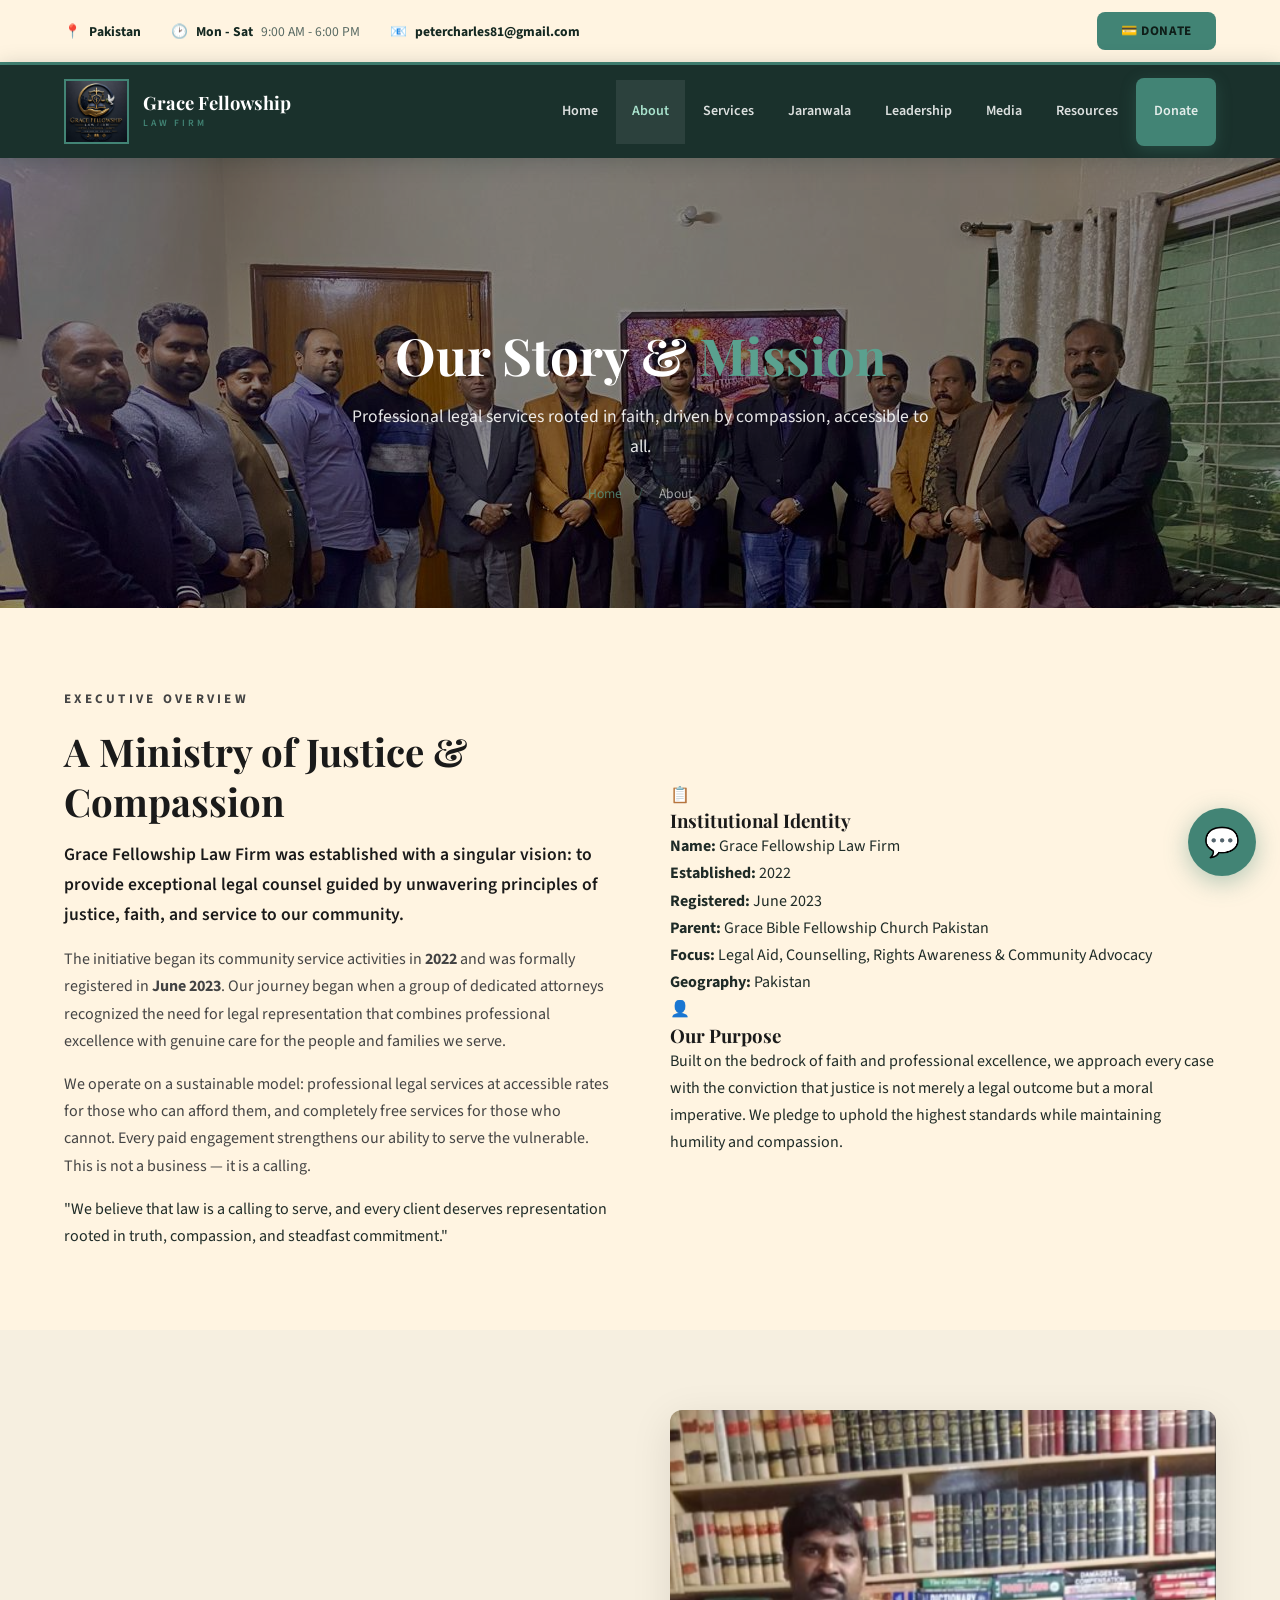
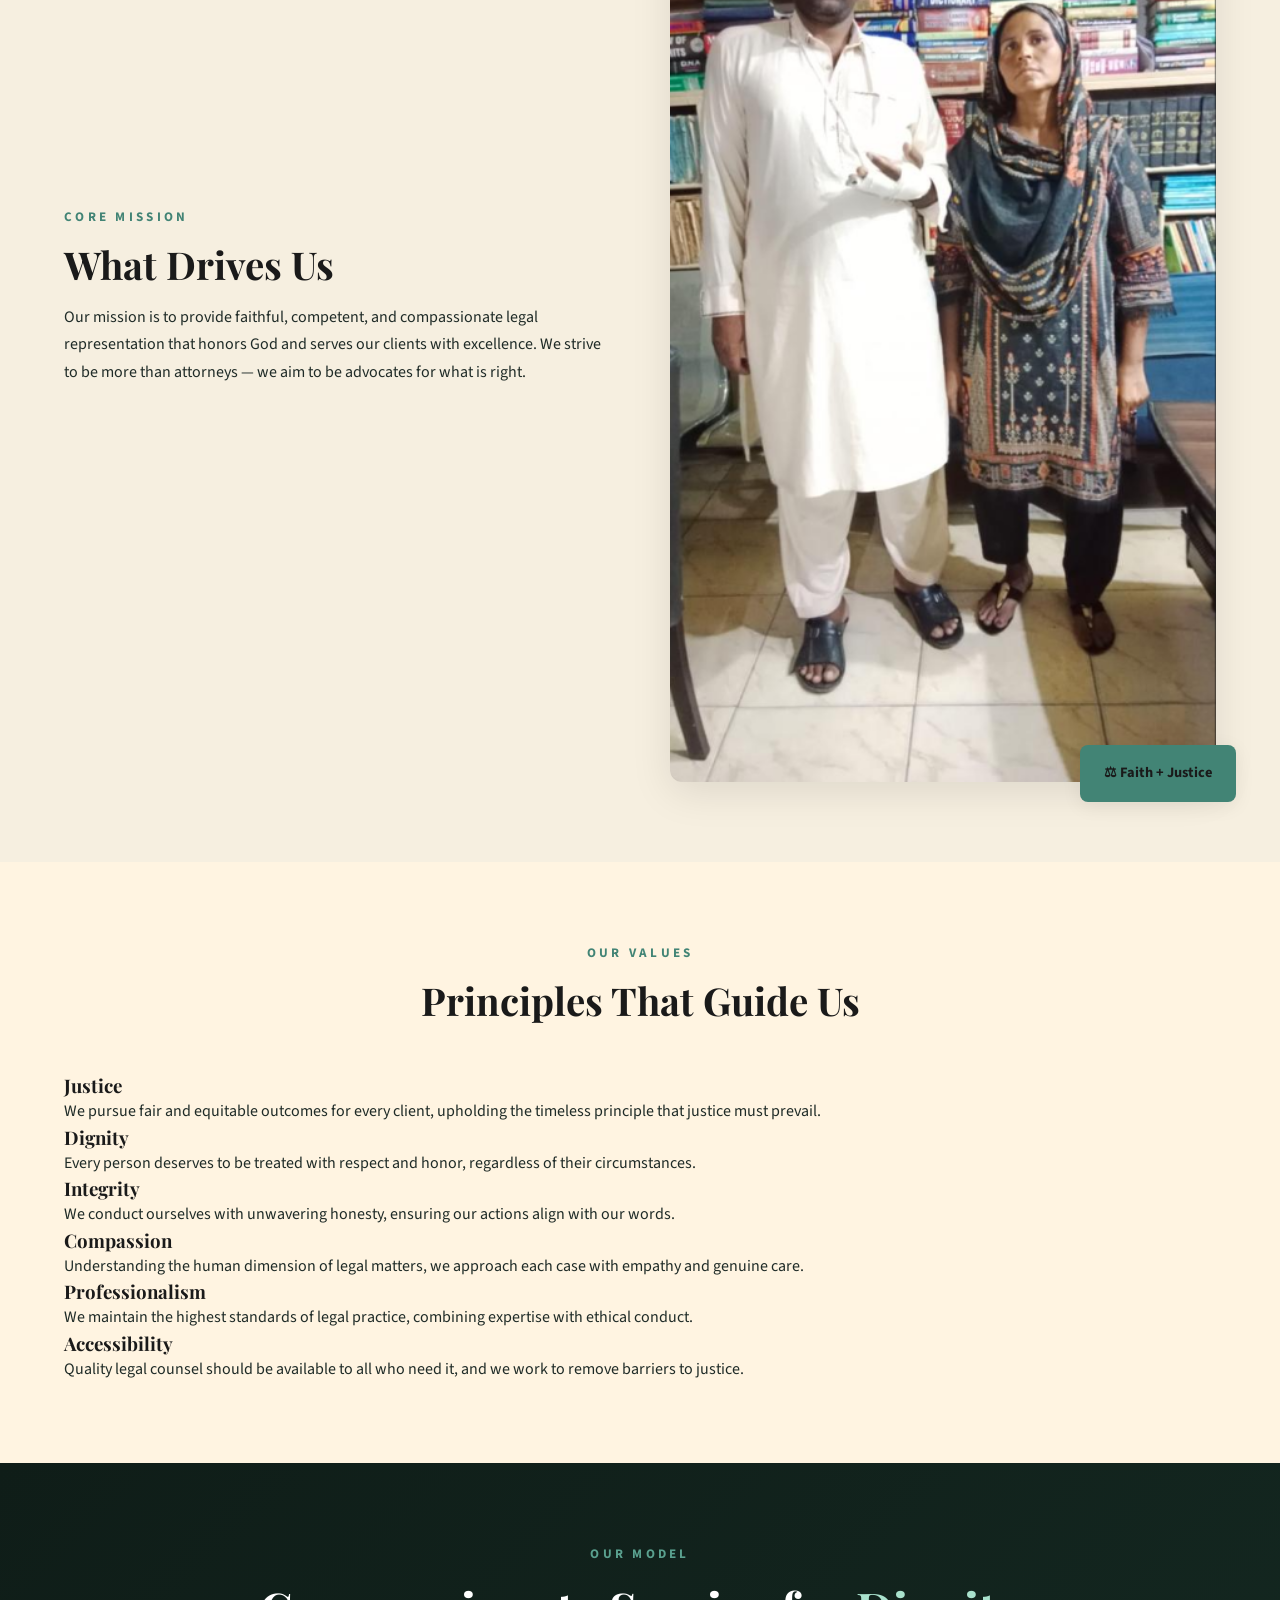
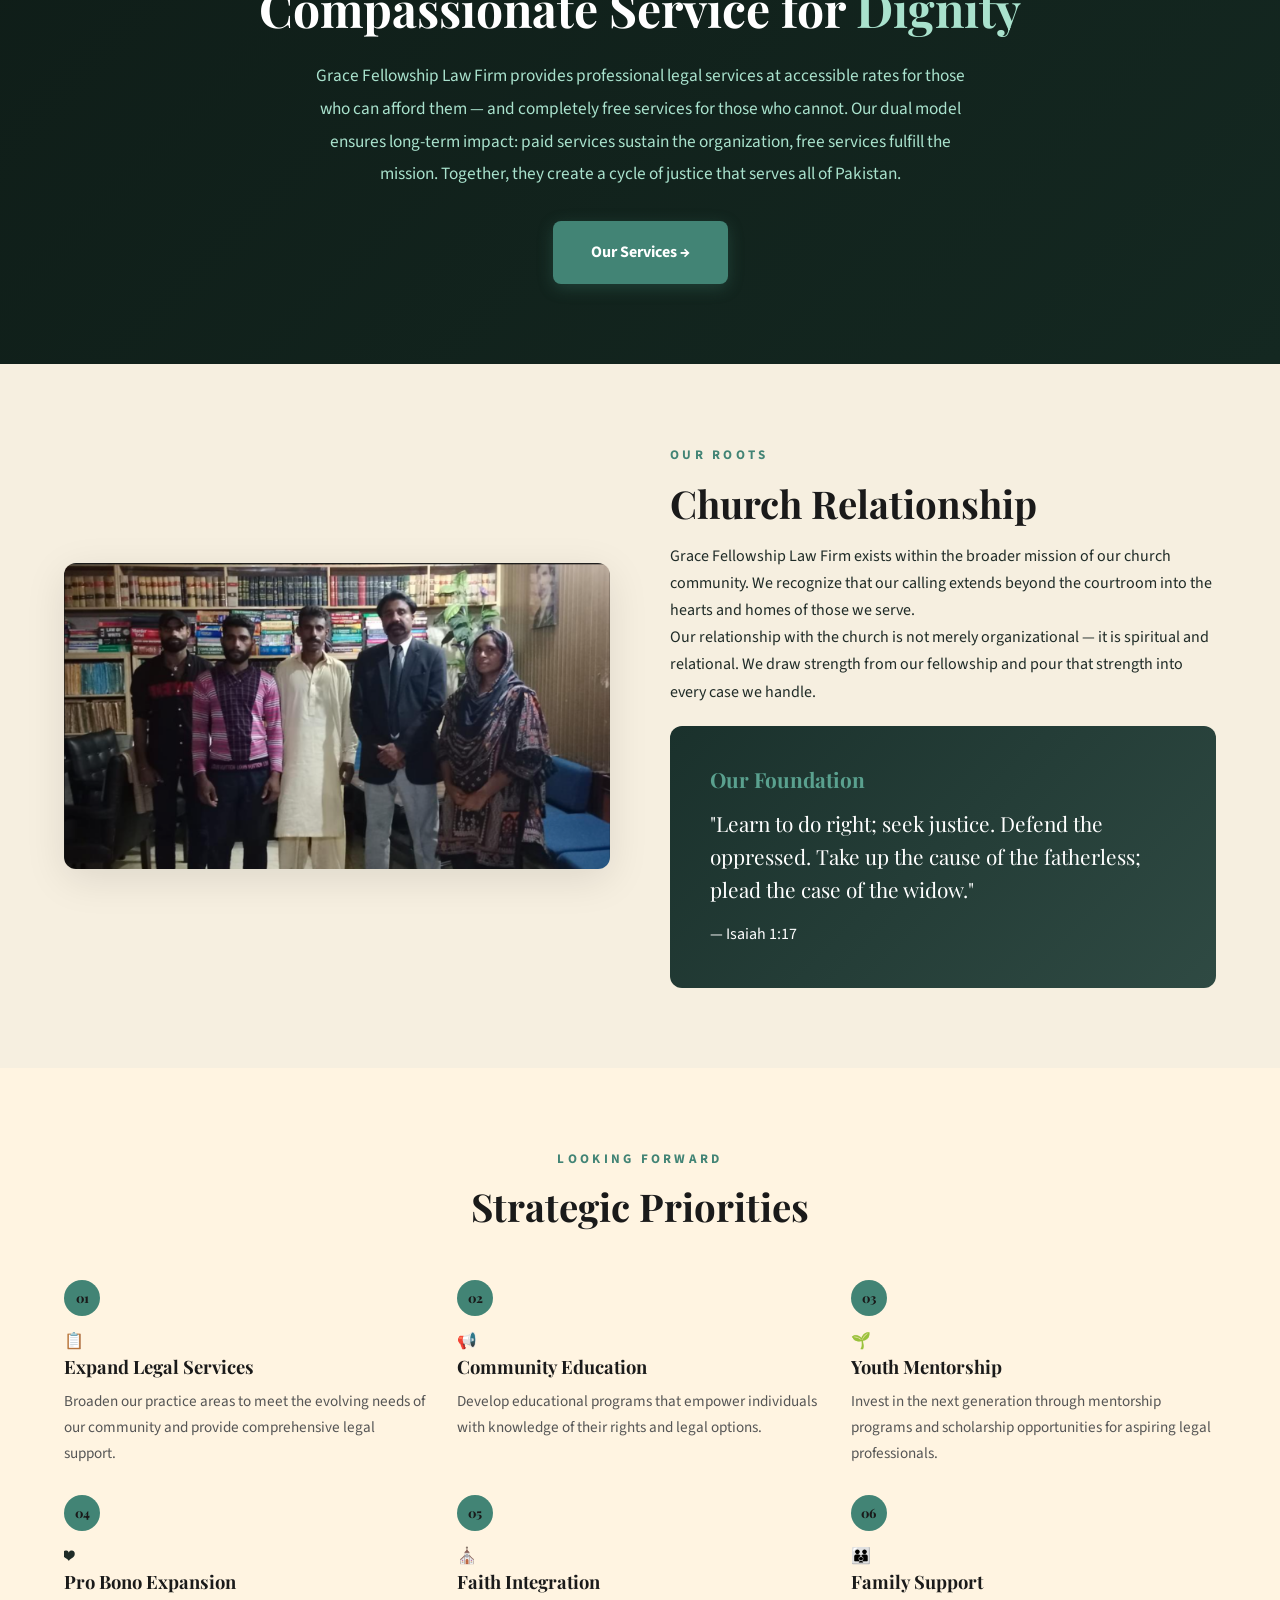
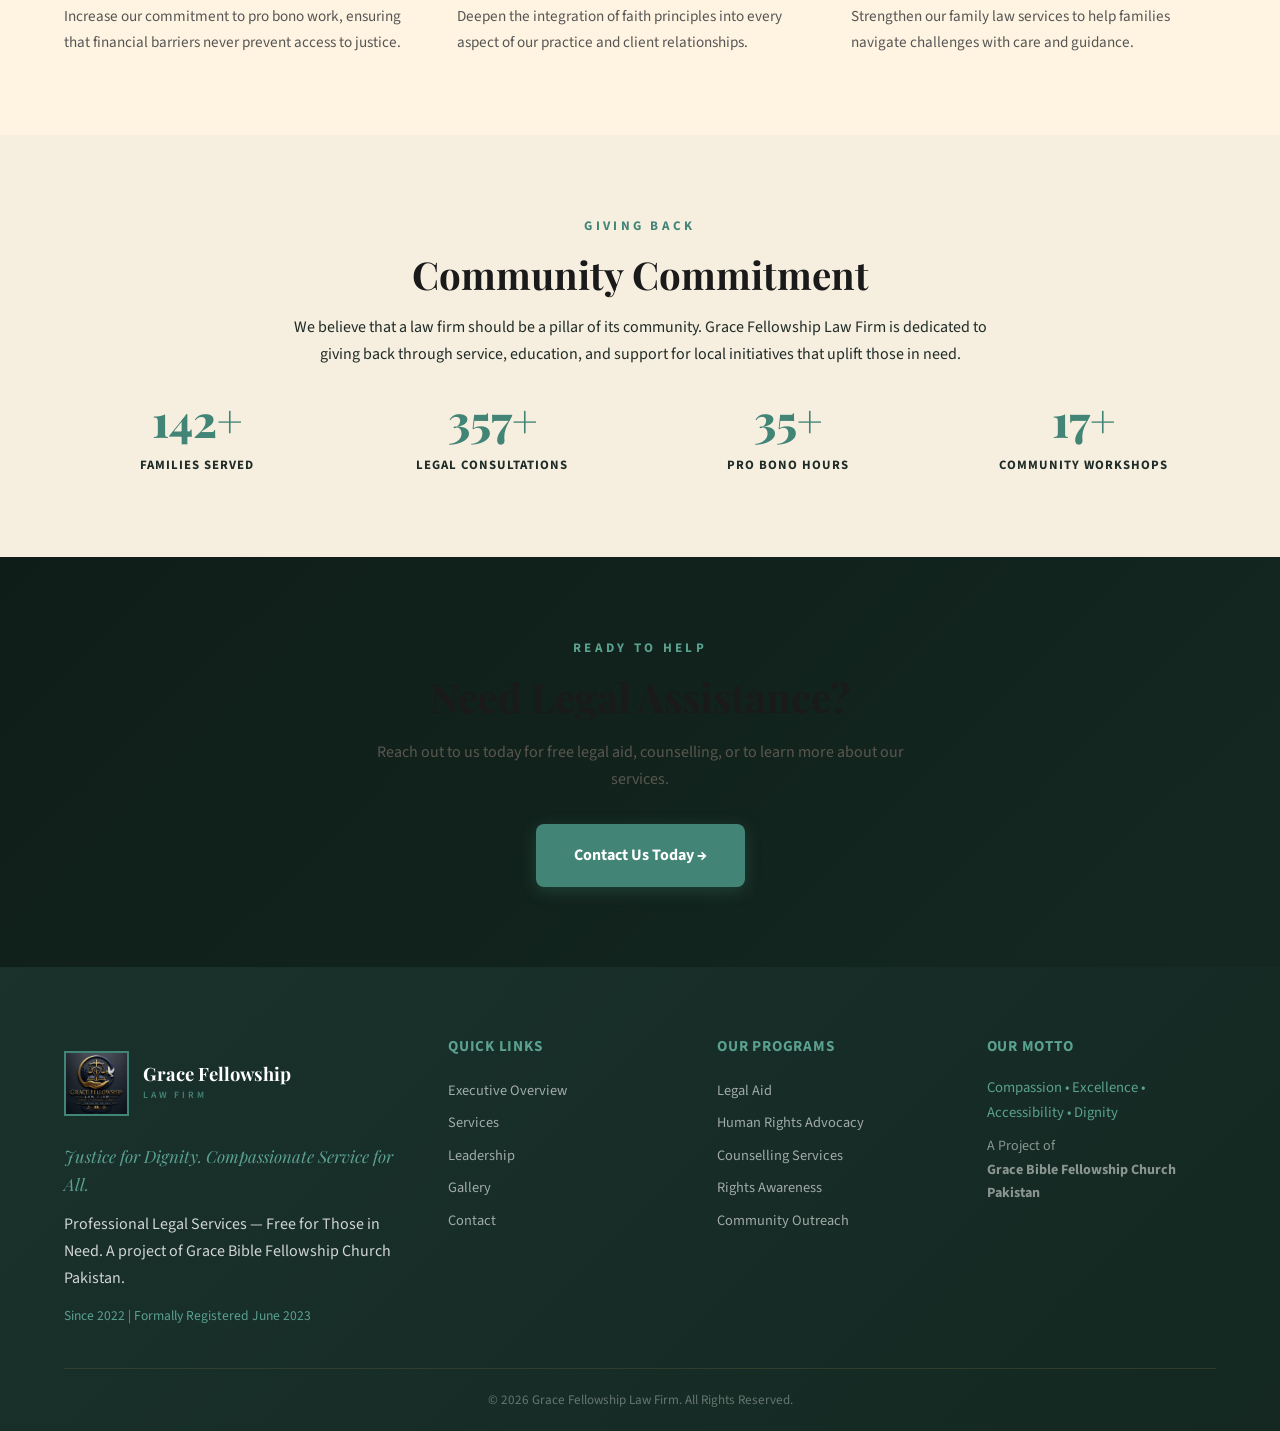
<file: about.html>
<!DOCTYPE html>
<html lang="en">
<head>
<meta charset="UTF-8">
<meta name="viewport" content="width=device-width,initial-scale=1.0,viewport-fit=cover">
<title>About Us | Grace Fellowship Law Firm</title>
<meta name="description" content="Learn about Grace Fellowship Law Firm — our mission, values, history and commitment to legal aid, counselling and rights awareness.">
<link rel="preconnect" href="https://fonts.googleapis.com">
<link rel="preconnect" href="https://fonts.gstatic.com" crossorigin>
<link href="https://fonts.googleapis.com/css2?family=Playfair+Display:wght@500;600;700;800&family=Source+Sans+3:wght@300;400;500;600;700&display=swap" rel="stylesheet">
<link rel="stylesheet" href="styles.css?v=4">
</head>
<body>

<div class="top-bar">
  <div class="container top-bar-inner">
    <div class="top-bar-left">
      <span>&#128205; <strong>Pakistan</strong></span>
      <span>&#128337; <strong>Mon - Sat</strong> 9:00 AM - 6:00 PM</span>
      <span>&#128231; <strong>petercharles81@gmail.com</strong></span>
    </div>
    <div class="top-bar-right">
      <a href="donate.html" class="btn-donate">&#128179; DONATE</a>
    </div>
  </div>
</div>
<header class="navbar" id="navbar">
  <div class="container nav-inner">
    <a href="index.html" class="brand"><img src="images/Logo.png" alt="GFLF Logo" class="brand-mark" style="height:65px;border:2px solid #428475"><div class="brand-text"><strong>Grace Fellowship</strong><span>Law Firm</span></div></a>
    <nav class="nav-links" id="navLinks">
      <a href="index.html">Home</a><a href="about.html" class="active">About</a><a href="services.html">Services</a><a href="jaranwala.html">Jaranwala</a><a href="leadership.html">Leadership</a><a href="gallery.html">Media</a><a href="resources.html">Resources</a><a href="donate.html" class="btn btn-gold btn-sm">Donate</a>
    </nav>
    <button class="hamburger" id="hamburger" aria-label="Menu"><span></span><span></span><span></span></button>
  </div>
</header>

<section class="page-hero" style="background-image:url('images/Banner.jpeg');background-size:cover;background-position:center top">
  <div class="container">
    <h1>Our Story &amp; <em>Mission</em></h1>
    <p class="hero-sub">Professional legal services rooted in faith, driven by compassion, accessible to all.</p>
    <div class="hero-breadcrumb"><a href="index.html">Home</a><span class="sep">/</span><span>About</span></div>
  </div>
</section>

<section class="section">
  <div class="container about-grid">
    <div class="about-text reveal">
      <p class="section-eyebrow">Executive Overview</p>
      <h2 class="section-title">A Ministry of Justice &amp; Compassion</h2>
      <p class="lead">Grace Fellowship Law Firm was established with a singular vision: to provide exceptional legal counsel guided by unwavering principles of justice, faith, and service to our community.</p>
      <p>The initiative began its community service activities in <strong>2022</strong> and was formally registered in <strong>June 2023</strong>. Our journey began when a group of dedicated attorneys recognized the need for legal representation that combines professional excellence with genuine care for the people and families we serve.</p>
      <p>We operate on a sustainable model: professional legal services at accessible rates for those who can afford them, and completely free services for those who cannot. Every paid engagement strengthens our ability to serve the vulnerable. This is not a business — it is a calling.</p>
      <blockquote>"We believe that law is a calling to serve, and every client deserves representation rooted in truth, compassion, and steadfast commitment."</blockquote>
    </div>
    <div class="about-cards">
      <div class="info-card reveal">
        <div class="info-icon">&#128203;</div>
        <h3>Institutional Identity</h3>
        <p><strong>Name:</strong> Grace Fellowship Law Firm<br><strong>Established:</strong> 2022<br><strong>Registered:</strong> June 2023<br><strong>Parent:</strong> Grace Bible Fellowship Church Pakistan<br><strong>Focus:</strong> Legal Aid, Counselling, Rights Awareness &amp; Community Advocacy<br><strong>Geography:</strong> Pakistan</p>
      </div>
      <div class="info-card reveal">
        <div class="info-icon">&#128100;</div>
        <h3>Our Purpose</h3>
        <p>Built on the bedrock of faith and professional excellence, we approach every case with the conviction that justice is not merely a legal outcome but a moral imperative. We pledge to uphold the highest standards while maintaining humility and compassion.</p>
      </div>
    </div>
  </div>
</section>

<section class="section section-alt">
  <div class="container split-grid">
    <div class="reveal">
      <p class="section-eyebrow">Core Mission</p>
      <h2 class="section-title">What Drives Us</h2>
      <p>Our mission is to provide faithful, competent, and compassionate legal representation that honors God and serves our clients with excellence. We strive to be more than attorneys — we aim to be advocates for what is right.</p>
    </div>
    <div class="reveal" style="position:relative">
      <img src="images/photos/Community .png" alt="Legal support and guidance" style="width:100%;border-radius:var(--radius-lg);box-shadow:var(--shadow-lg)">
      <div style="position:absolute;bottom:-20px;right:-20px;background:var(--gold);color:#1a1a1a;padding:16px 24px;border-radius:var(--radius);font-weight:700;font-size:.9rem;box-shadow:var(--shadow)">
        &#9878; Faith + Justice
      </div>
    </div>
  </div>
</section>

<section class="section">
  <div class="container">
    <div class="section-head reveal">
      <p class="section-eyebrow">Our Values</p>
      <h2 class="section-title">Principles That Guide Us</h2>
    </div>
    <div class="values-grid stagger-children">
      <div class="value-card reveal"><h3>Justice</h3><p>We pursue fair and equitable outcomes for every client, upholding the timeless principle that justice must prevail.</p></div>
      <div class="value-card reveal"><h3>Dignity</h3><p>Every person deserves to be treated with respect and honor, regardless of their circumstances.</p></div>
      <div class="value-card reveal"><h3>Integrity</h3><p>We conduct ourselves with unwavering honesty, ensuring our actions align with our words.</p></div>
      <div class="value-card reveal"><h3>Compassion</h3><p>Understanding the human dimension of legal matters, we approach each case with empathy and genuine care.</p></div>
      <div class="value-card reveal"><h3>Professionalism</h3><p>We maintain the highest standards of legal practice, combining expertise with ethical conduct.</p></div>
      <div class="value-card reveal"><h3>Accessibility</h3><p>Quality legal counsel should be available to all who need it, and we work to remove barriers to justice.</p></div>
    </div>
  </div>
</section>

<section class="section section-dark" style="text-align:center">
  <div class="container">
    <div class="reveal">
      <p class="section-eyebrow" style="color:var(--gold-light)">Our Model</p>
      <h2 style="color:var(--white);font-size:clamp(2rem,4vw,3rem);margin-bottom:20px">Compassionate Service for <em style="color:var(--sage-light);font-style:normal">Dignity</em></h2>
      <p style="color:var(--sage-light);max-width:650px;margin:0 auto 30px;font-size:1.08rem;line-height:1.9">Grace Fellowship Law Firm provides professional legal services at accessible rates for those who can afford them — and completely free services for those who cannot. Our dual model ensures long-term impact: paid services sustain the organization, free services fulfill the mission. Together, they create a cycle of justice that serves all of Pakistan.</p>
      <a href="services.html" class="btn btn-gold btn-lg">Our Services &rarr;</a>
    </div>
  </div>
</section>

<section class="section section-alt">
  <div class="container split-grid">
    <div class="reveal" style="position:relative">
      <img src="images/photos/Community 2.png" alt="Church community" style="width:100%;border-radius:var(--radius-lg);box-shadow:var(--shadow-lg)">
    </div>
    <div class="reveal">
      <p class="section-eyebrow">Our Roots</p>
      <h2 class="section-title">Church Relationship</h2>
      <p>Grace Fellowship Law Firm exists within the broader mission of our church community. We recognize that our calling extends beyond the courtroom into the hearts and homes of those we serve.</p>
      <p>Our relationship with the church is not merely organizational — it is spiritual and relational. We draw strength from our fellowship and pour that strength into every case we handle.</p>
      <div class="message-box" style="margin-top:20px">
        <h3>Our Foundation</h3>
        <p class="message-quote">"Learn to do right; seek justice. Defend the oppressed. Take up the cause of the fatherless; plead the case of the widow."</p>
        <p class="message-cite">— Isaiah 1:17</p>
      </div>
    </div>
  </div>
</section>

<section class="section">
  <div class="container">
    <div class="section-head reveal">
      <p class="section-eyebrow">Looking Forward</p>
      <h2 class="section-title">Strategic Priorities</h2>
    </div>
    <div class="cards-grid stagger-children">
      <article class="service-card reveal"><div class="service-num">01</div><div class="service-icon">&#128203;</div><h3>Expand Legal Services</h3><p>Broaden our practice areas to meet the evolving needs of our community and provide comprehensive legal support.</p></article>
      <article class="service-card reveal"><div class="service-num">02</div><div class="service-icon">&#128226;</div><h3>Community Education</h3><p>Develop educational programs that empower individuals with knowledge of their rights and legal options.</p></article>
      <article class="service-card reveal"><div class="service-num">03</div><div class="service-icon">&#127793;</div><h3>Youth Mentorship</h3><p>Invest in the next generation through mentorship programs and scholarship opportunities for aspiring legal professionals.</p></article>
      <article class="service-card reveal"><div class="service-num">04</div><div class="service-icon">&#10084;&#65039;</div><h3>Pro Bono Expansion</h3><p>Increase our commitment to pro bono work, ensuring that financial barriers never prevent access to justice.</p></article>
      <article class="service-card reveal"><div class="service-num">05</div><div class="service-icon">&#9962;</div><h3>Faith Integration</h3><p>Deepen the integration of faith principles into every aspect of our practice and client relationships.</p></article>
      <article class="service-card reveal"><div class="service-num">06</div><div class="service-icon">&#128106;</div><h3>Family Support</h3><p>Strengthen our family law services to help families navigate challenges with care and guidance.</p></article>
    </div>
  </div>
</section>

<section class="section section-alt">
  <div class="container" style="text-align:center">
    <div class="reveal">
      <p class="section-eyebrow">Giving Back</p>
      <h2 class="section-title">Community Commitment</h2>
      <p style="max-width:700px;margin:0 auto 30px">We believe that a law firm should be a pillar of its community. Grace Fellowship Law Firm is dedicated to giving back through service, education, and support for local initiatives that uplift those in need.</p>
    </div>
    <div class="stats-grid reveal">
      <div class="stat"><span class="stat-num" data-count="200" data-suffix="+">0</span><p>Families Served</p></div>
      <div class="stat"><span class="stat-num" data-count="500" data-suffix="+">0</span><p>Legal Consultations</p></div>
      <div class="stat"><span class="stat-num" data-count="50" data-suffix="+">0</span><p>Pro Bono Hours</p></div>
      <div class="stat"><span class="stat-num" data-count="25" data-suffix="+">0</span><p>Community Workshops</p></div>
    </div>
  </div>
</section>

<section class="section section-dark">
  <div class="container" style="text-align:center">
    <div class="reveal">
      <p class="section-eyebrow" style="color:var(--gold-light)">Ready to Help</p>
      <h2 style="color:#1a1a1a;font-size:clamp(1.8rem,3.5vw,2.5rem);margin-bottom:16px">Need Legal Assistance?</h2>
      <p style="color:#5a5750;max-width:550px;margin:0 auto 30px">Reach out to us today for free legal aid, counselling, or to learn more about our services.</p>
      <a href="contact.html" class="btn btn-gold btn-lg">Contact Us Today &rarr;</a>
    </div>
  </div>
</section>

<footer class="footer">
  <div class="container footer-grid">
    <div><div class="brand brand-light"><img src="images/Logo.png" alt="GFLF Logo" class="brand-mark" style="height:65px;border:2px solid #428475"><div class="brand-text"><strong>Grace Fellowship</strong><span>Law Firm</span></div></div><p class="footer-tag">Justice for Dignity. Compassionate Service for All.</p><p>Professional Legal Services — Free for Those in Need. A project of Grace Bible Fellowship Church Pakistan.</p><p style="margin-top:12px;color:var(--gold-light);font-size:0.85rem">Since 2022 | Formally Registered June 2023</p></div>
    <div><h4>Quick Links</h4><a href="about.html">Executive Overview</a><a href="services.html">Services</a><a href="leadership.html">Leadership</a><a href="gallery.html">Gallery</a><a href="contact.html">Contact</a></div>
    <div><h4>Our Programs</h4><a href="services.html">Legal Aid</a><a href="services.html">Human Rights Advocacy</a><a href="services.html">Counselling Services</a><a href="services.html">Rights Awareness</a><a href="services.html">Community Outreach</a></div>
    <div><h4>Our Motto</h4><p class="footer-motto">Compassion &bull; Excellence &bull; Accessibility &bull; Dignity</p><p class="footer-church">A Project of<br><strong>Grace Bible Fellowship Church Pakistan</strong></p></div>
  </div>
  <div class="footer-bottom"><div class="container"><p>&copy; <span id="year"></span> Grace Fellowship Law Firm. All Rights Reserved.</p></div></div>
</footer>
<button id="toTop" aria-label="Back to top">&uarr;</button>
<script src="script.js?v=4"></script>
<script src="chatbot-widget.js?v=4"></script>

</body>
</html>
</file>
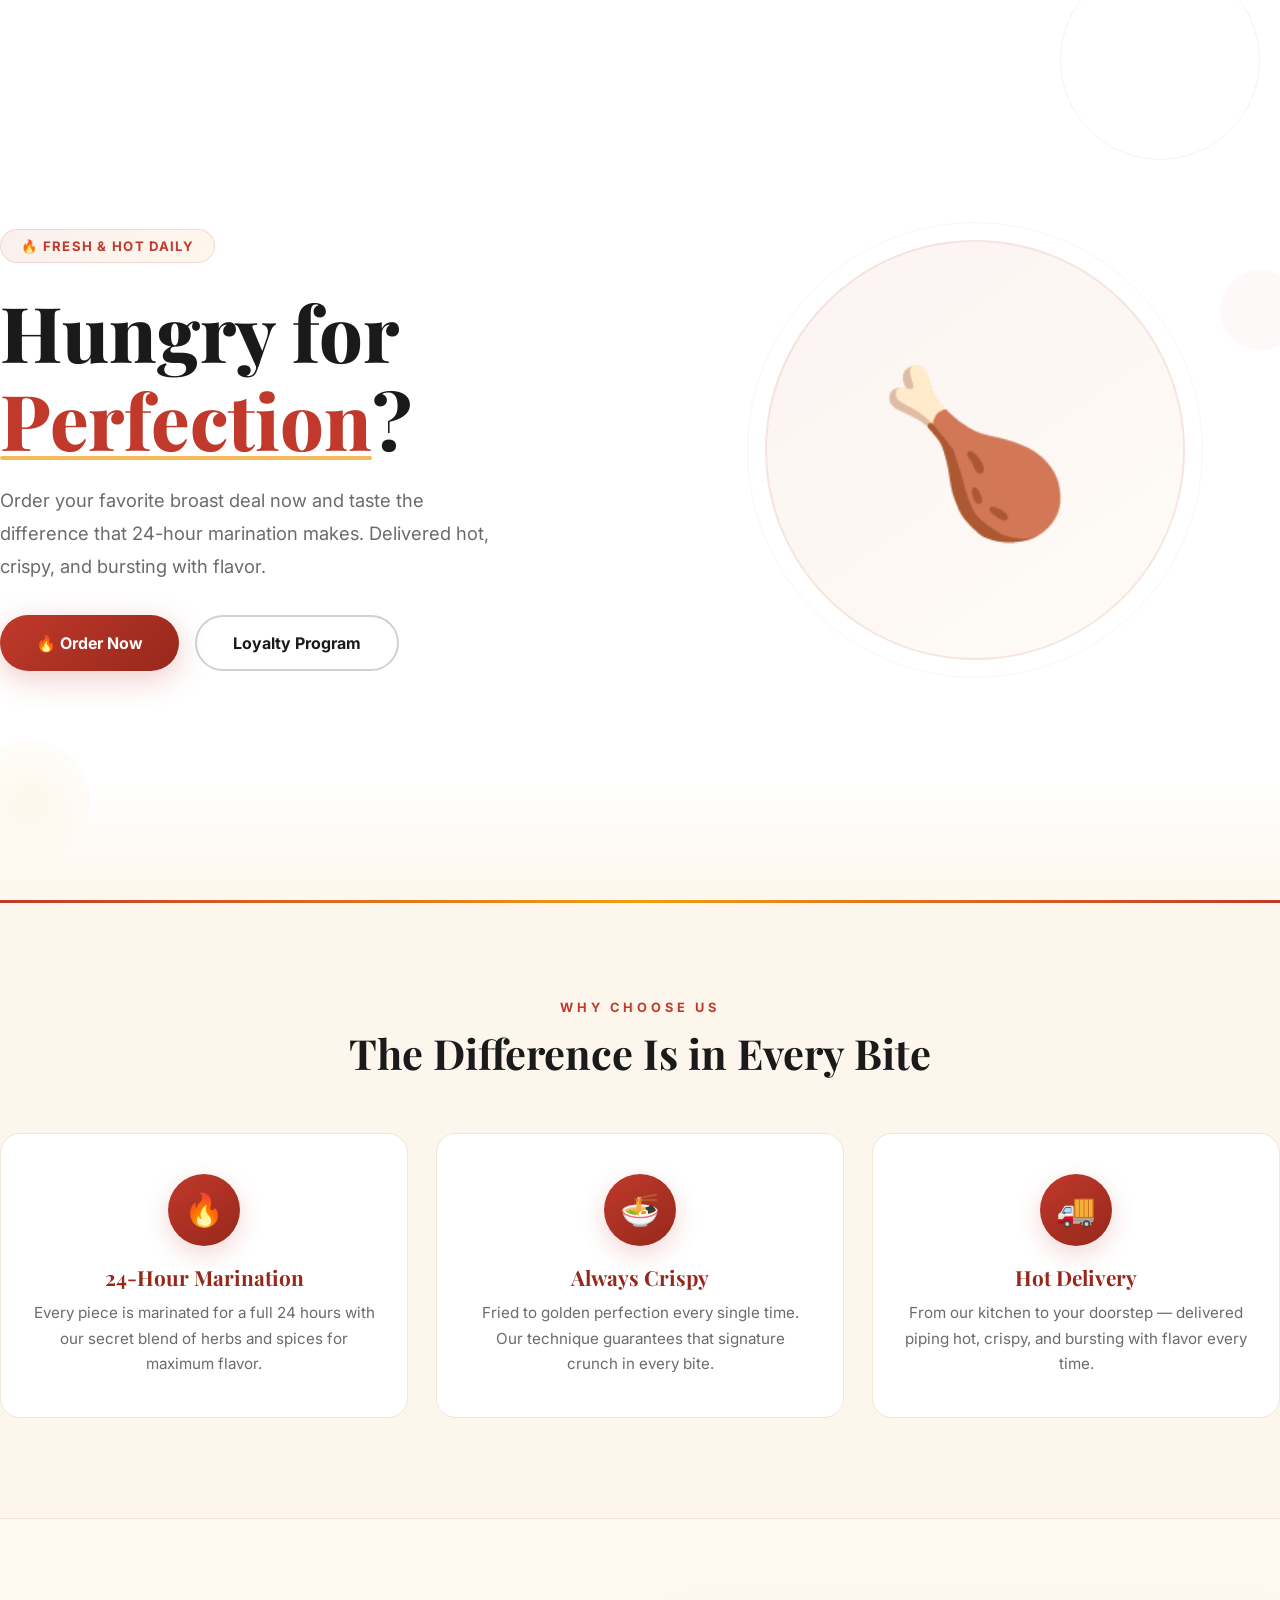
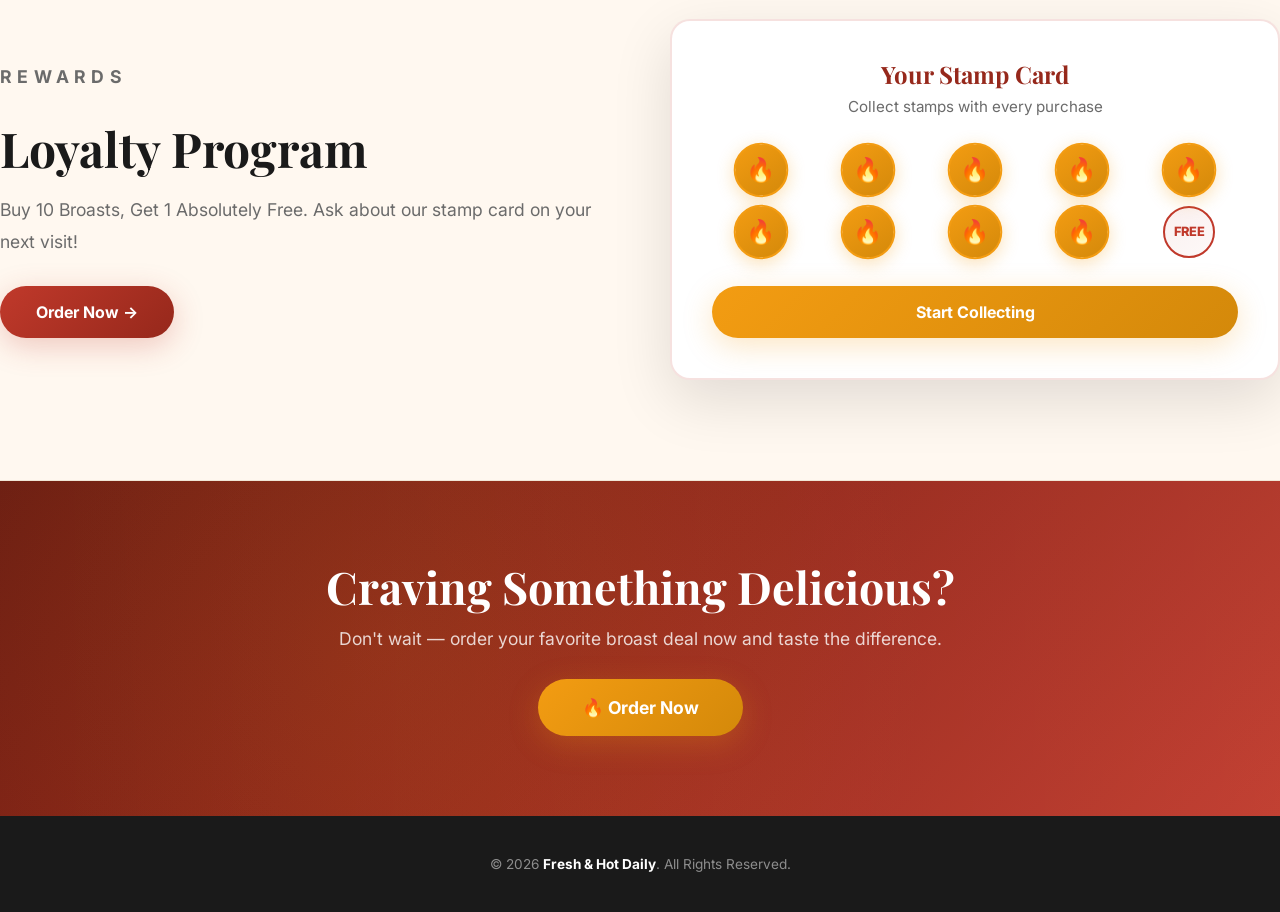
<file: broast-promo.html>
<!DOCTYPE html>
<html lang="en">
<head>
<meta charset="UTF-8">
<meta name="viewport" content="width=device-width,initial-scale=1.0">
<title>Fresh &amp; Hot Daily — Broast Deals</title>
<link rel="preconnect" href="https://fonts.googleapis.com">
<link rel="preconnect" href="https://fonts.gstatic.com" crossorigin>
<link href="https://fonts.googleapis.com/css2?family=Playfair+Display:wght@600;700;800&family=Inter:wght@400;500;600;700;800&display=swap" rel="stylesheet">
<style>
:root{--red:#c0392b;--red-dark:#96281b;--red-deep:#6b1d13;--red-light:#e74c3c;--gold:#f39c12;--gold-light:#f1c40f;--cream:#fdf6ec;--warm:#fff8f0;--white:#ffffff;--dark:#1a1a1a;--gray:#6b6b6b;--shadow:0 20px 60px rgba(0,0,0,.12)}
*,*::before,*::after{margin:0;padding:0;box-sizing:border-box}
body{font-family:'Inter',sans-serif;color:var(--dark);background:var(--cream);overflow-x:hidden;-webkit-font-smoothing:antialiased}
h1,h2,h3{font-family:'Playfair Display',serif;line-height:1.15}

.hero{position:relative;min-height:100vh;display:flex;align-items:center;background:var(--white);overflow:hidden}
.hero::after{content:'';position:absolute;bottom:-2px;left:0;right:0;height:120px;background:linear-gradient(to top,var(--cream),transparent);z-index:2}
.hero-grid{display:grid;grid-template-columns:1fr 1fr;gap:60px;align-items:center;position:relative;z-index:1}
.hero-text{padding:40px 0}
.hero-badge{display:inline-flex;align-items:center;gap:8px;background:linear-gradient(135deg,rgba(192,57,43,.08),rgba(243,156,18,.08));border:1px solid rgba(192,57,43,.15);border-radius:999px;padding:8px 20px;color:var(--red);font-weight:700;font-size:.82rem;letter-spacing:.1em;text-transform:uppercase;margin-bottom:24px;animation:fadeUp .8s ease .2s both}
.hero h1{color:var(--dark);font-size:clamp(2.8rem,6vw,5rem);font-weight:800;margin-bottom:20px;animation:fadeUp .8s ease .35s both}
.hero h1 .highlight{color:var(--red);position:relative;display:inline-block}
.hero h1 .highlight::after{content:'';position:absolute;left:0;bottom:4px;width:100%;height:4px;background:var(--gold);border-radius:2px;opacity:.7}
.hero-sub{color:var(--gray);font-size:1.15rem;max-width:500px;line-height:1.8;margin-bottom:32px;animation:fadeUp .8s ease .5s both}
.hero-actions{display:flex;gap:16px;flex-wrap:wrap;animation:fadeUp .8s ease .65s both}
.btn{display:inline-flex;align-items:center;gap:10px;padding:16px 36px;font-weight:700;font-size:1rem;border-radius:60px;cursor:pointer;border:none;transition:all .4s cubic-bezier(.25,.46,.45,.94);font-family:inherit;text-decoration:none}
.btn-primary{background:linear-gradient(135deg,var(--red),var(--red-dark));color:var(--white);box-shadow:0 8px 30px rgba(192,57,43,.25)}
.btn-primary:hover{transform:translateY(-4px) scale(1.03);box-shadow:0 14px 40px rgba(192,57,43,.35)}
.btn-gold{background:linear-gradient(135deg,var(--gold),#d4890a);color:var(--white);box-shadow:0 8px 30px rgba(243,156,18,.25)}
.btn-gold:hover{transform:translateY(-4px) scale(1.03);box-shadow:0 14px 40px rgba(243,156,18,.35)}
.btn-outline{background:transparent;border:2px solid rgba(26,26,26,.2);color:var(--dark)}
.btn-outline:hover{border-color:var(--red);color:var(--red);transform:translateY(-4px)}
.hero-visual{position:relative;display:flex;justify-content:center;align-items:center}
.hero-circle{width:420px;height:420px;border-radius:50%;background:linear-gradient(145deg,rgba(192,57,43,.06),rgba(243,156,18,.04));border:2px solid rgba(192,57,43,.1);display:flex;align-items:center;justify-content:center;position:relative;animation:pulse 4s ease-in-out infinite}
.hero-circle::before{content:'🍗';font-size:10rem;animation:float 3s ease-in-out infinite}
.hero-circle::after{content:'';position:absolute;inset:-20px;border-radius:50%;border:1px solid rgba(192,57,43,.06);animation:spinSlow 20s linear infinite}
.hero-float{position:absolute;border-radius:50%;pointer-events:none}
.hf-1{width:200px;height:200px;border:1px solid rgba(192,57,43,.08);top:-40px;right:20px;animation:f1 12s ease-in-out infinite}
.hf-2{width:120px;height:120px;background:radial-gradient(circle,rgba(243,156,18,.08),transparent);bottom:40px;left:-30px;animation:f2 10s ease-in-out infinite}
.hf-3{width:80px;height:80px;background:rgba(192,57,43,.03);top:30%;right:-20px;animation:f3 14s ease-in-out infinite}
@keyframes fadeUp{from{opacity:0;transform:translateY(30px)}to{opacity:1;transform:translateY(0)}}
@keyframes float{0%,100%{transform:translateY(0) rotate(0)}50%{transform:translateY(-12px) rotate(5deg)}}
@keyframes pulse{0%,100%{transform:scale(1)}50%{transform:scale(1.04)}}
@keyframes spinSlow{to{transform:rotate(360deg)}}
@keyframes f1{0%,100%{transform:translate(0,0)}50%{transform:translate(-20px,15px)}}
@keyframes f2{0%,100%{transform:translate(0,0)}50%{transform:translate(15px,-20px)}}
@keyframes f3{0%,100%{transform:translate(0,0) scale(1)}50%{transform:translate(-10px,10px) scale(1.1)}}

.features{padding:100px 0;background:var(--cream);position:relative}
.features::before{content:'';position:absolute;top:0;left:0;right:0;height:3px;background:linear-gradient(90deg,var(--red),var(--gold),var(--red))}
.section-head{text-align:center;max-width:600px;margin:0 auto 56px}
.section-eyebrow{color:var(--red);text-transform:uppercase;letter-spacing:.3em;font-weight:700;font-size:.8rem;margin-bottom:14px}
.section-title{font-size:clamp(1.9rem,3.6vw,2.6rem);margin-bottom:16px;color:var(--dark)}
.features-grid{display:grid;grid-template-columns:repeat(3,1fr);gap:28px}
.feature-card{background:var(--white);border:1px solid #f0e6d6;border-radius:20px;padding:40px 32px;text-align:center;transition:all .5s cubic-bezier(.25,.46,.45,.94);position:relative;overflow:hidden}
.feature-card::before{content:'';position:absolute;top:0;left:0;right:0;height:4px;background:linear-gradient(90deg,var(--gold),var(--red));transform:scaleX(0);transition:transform .5s}
.feature-card:hover{transform:translateY(-10px);box-shadow:var(--shadow)}
.feature-card:hover::before{transform:scaleX(1)}
.feature-icon{width:72px;height:72px;margin:0 auto 20px;background:linear-gradient(145deg,var(--red),var(--red-dark));border-radius:50%;display:flex;align-items:center;justify-content:center;font-size:2rem;box-shadow:0 8px 24px rgba(192,57,43,.2);transition:all .4s}
.feature-card:hover .feature-icon{transform:scale(1.1) rotate(5deg);box-shadow:0 12px 32px rgba(243,156,18,.3)}
.feature-card h3{font-size:1.3rem;margin-bottom:10px;color:var(--red-dark)}
.feature-card p{color:var(--gray);font-size:.95rem;line-height:1.7}

.loyalty{background:var(--warm);padding:100px 0;position:relative;overflow:hidden;border-top:1px solid #f0e6d6;border-bottom:1px solid #f0e6d6}
.loyalty-grid{display:grid;grid-template-columns:1fr 1fr;gap:60px;align-items:center;position:relative;z-index:1}
.loyalty-content h2{color:var(--dark);font-size:clamp(2rem,4vw,3rem);margin-bottom:18px}
.loyalty-content p{color:var(--gray);font-size:1.1rem;line-height:1.8;margin-bottom:28px}
.stamp-card{background:var(--white);border:2px solid rgba(192,57,43,.15);border-radius:20px;padding:40px;box-shadow:var(--shadow);text-align:center;transition:all .4s}
.stamp-card:hover{transform:translateY(-6px);border-color:var(--red);box-shadow:0 20px 50px rgba(192,57,43,.12)}
.stamp-card h3{color:var(--red-dark);font-size:1.5rem;margin-bottom:8px}
.stamp-card>p{color:var(--gray);margin-bottom:28px;font-size:.95rem}
.stamps{display:grid;grid-template-columns:repeat(5,1fr);gap:10px;margin-bottom:28px}
.stamp{width:52px;height:52px;border-radius:50%;border:2px dashed rgba(192,57,43,.2);display:flex;align-items:center;justify-content:center;font-size:1.4rem;transition:all .3s;margin:0 auto}
.stamp.filled{background:linear-gradient(145deg,var(--gold),#d4890a);border:2px solid var(--gold);transform:scale(1.05);box-shadow:0 4px 16px rgba(243,156,18,.3)}
.stamp:last-child{border-style:solid;border-color:var(--red);background:linear-gradient(145deg,rgba(192,57,43,.08),rgba(192,57,43,.03))}
.stamp-free{font-weight:800;color:var(--red);font-size:.8rem}
.stamp-card .btn{width:100%;justify-content:center}

.cta-banner{background:linear-gradient(135deg,var(--red-deep),var(--red-dark) 50%,var(--red));padding:80px 0;text-align:center;position:relative;overflow:hidden}
.cta-banner::before{content:'';position:absolute;inset:0;background:radial-gradient(circle at 30% 50%,rgba(243,156,18,.1),transparent 60%)}
.cta-banner::after{content:'';position:absolute;inset:0;background:linear-gradient(90deg,transparent,rgba(255,255,255,.04),transparent);background-size:200% 100%;animation:shimmer 3s linear infinite}
@keyframes shimmer{0%{background-position:-200% 0}100%{background-position:200% 0}}
.cta-banner h2{color:var(--white);font-size:clamp(1.8rem,3.5vw,2.8rem);margin-bottom:16px;position:relative;z-index:1}
.cta-banner p{color:rgba(255,255,255,.8);font-size:1.1rem;margin-bottom:30px;position:relative;z-index:1}
.cta-banner .btn{position:relative;z-index:1}

.footer{background:var(--dark);color:rgba(255,255,255,.5);padding:40px 0;text-align:center;font-size:.85rem}
.footer strong{color:var(--white)}

@media(max-width:992px){.hero-grid{grid-template-columns:1fr;text-align:center}.hero-visual{display:none}.hero-sub{margin:0 auto 32px}.hero-actions{justify-content:center}.features-grid{grid-template-columns:1fr 1fr}.loyalty-grid{grid-template-columns:1fr}}
@media(max-width:768px){.features-grid{grid-template-columns:1fr}.stamps{grid-template-columns:repeat(5,1fr);gap:8px}.stamp{width:44px;height:44px;font-size:1.1rem}.hero{min-height:auto;padding:120px 0 80px}}
@media(max-width:480px){.hero h1{font-size:2rem}.btn{padding:14px 28px;font-size:.92rem}.hero-actions{flex-direction:column;align-items:center}.hero-actions .btn{width:100%;max-width:280px;justify-content:center}.stamp-card{padding:28px 20px}}
</style>
</head>
<body>

<section class="hero">
  <div class="hero-float hf-1"></div>
  <div class="hero-float hf-2"></div>
  <div class="hero-float hf-3"></div>
  <div class="container hero-grid">
    <div class="hero-text">
      <div class="hero-badge">&#128293; Fresh &amp; Hot Daily</div>
      <h1>Hungry for <span class="highlight">Perfection</span>?</h1>
      <p class="hero-sub">Order your favorite broast deal now and taste the difference that 24-hour marination makes. Delivered hot, crispy, and bursting with flavor.</p>
      <div class="hero-actions">
        <a href="#" class="btn btn-primary">&#128293; Order Now</a>
        <a href="#loyalty" class="btn btn-outline">Loyalty Program</a>
      </div>
    </div>
    <div class="hero-visual">
      <div class="hero-circle"></div>
    </div>
  </div>
</section>

<section class="features">
  <div class="container">
    <div class="section-head">
      <p class="section-eyebrow">Why Choose Us</p>
      <h2 class="section-title">The Difference Is in Every Bite</h2>
    </div>
    <div class="features-grid">
      <div class="feature-card">
        <div class="feature-icon">&#128293;</div>
        <h3>24-Hour Marination</h3>
        <p>Every piece is marinated for a full 24 hours with our secret blend of herbs and spices for maximum flavor.</p>
      </div>
      <div class="feature-card">
        <div class="feature-icon">&#127836;</div>
        <h3>Always Crispy</h3>
        <p>Fried to golden perfection every single time. Our technique guarantees that signature crunch in every bite.</p>
      </div>
      <div class="feature-card">
        <div class="feature-icon">&#128666;</div>
        <h3>Hot Delivery</h3>
        <p>From our kitchen to your doorstep — delivered piping hot, crispy, and bursting with flavor every time.</p>
      </div>
    </div>
  </div>
</section>

<section class="loyalty" id="loyalty">
  <div class="container loyalty-grid">
    <div class="loyalty-content">
      <p class="section-eyebrow">Rewards</p>
      <h2>Loyalty Program</h2>
      <p>Buy 10 Broasts, Get 1 Absolutely Free. Ask about our stamp card on your next visit!</p>
      <a href="#" class="btn btn-primary">Order Now &rarr;</a>
    </div>
    <div class="stamp-card">
      <h3>Your Stamp Card</h3>
      <p>Collect stamps with every purchase</p>
      <div class="stamps">
        <div class="stamp filled">&#128293;</div>
        <div class="stamp filled">&#128293;</div>
        <div class="stamp filled">&#128293;</div>
        <div class="stamp filled">&#128293;</div>
        <div class="stamp filled">&#128293;</div>
        <div class="stamp filled">&#128293;</div>
        <div class="stamp filled">&#128293;</div>
        <div class="stamp filled">&#128293;</div>
        <div class="stamp filled">&#128293;</div>
        <div class="stamp"><span class="stamp-free">FREE</span></div>
      </div>
      <a href="#" class="btn btn-gold">Start Collecting</a>
    </div>
  </div>
</section>

<section class="cta-banner">
  <div class="container">
    <h2>Craving Something Delicious?</h2>
    <p>Don't wait — order your favorite broast deal now and taste the difference.</p>
    <a href="#" class="btn btn-gold" style="font-size:1.1rem;padding:18px 44px">&#128293; Order Now</a>
  </div>
</section>

<footer class="footer">
  <div class="container">
    <p>&copy; <span id="year"></span> <strong>Fresh &amp; Hot Daily</strong>. All Rights Reserved.</p>
  </div>
</footer>

<script>
document.getElementById('year').textContent=new Date().getFullYear();
</script>
</body>
</html>
</file>
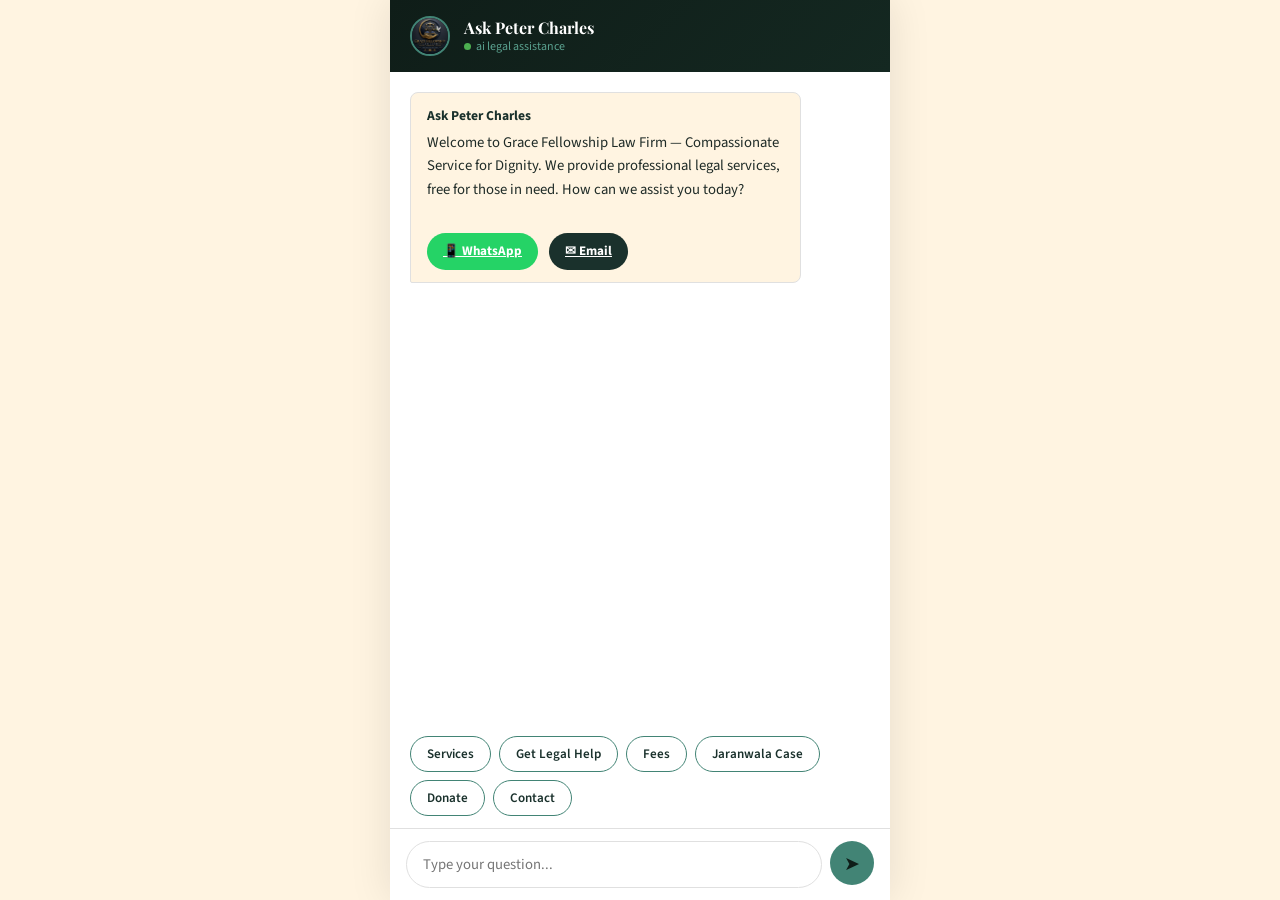
<file: chatbot.html>
<!DOCTYPE html>
<html lang="en">
<head>
<meta charset="UTF-8">
<meta name="viewport" content="width=device-width,initial-scale=1.0,viewport-fit=cover">
<title>Chatbot | Grace Fellowship Law Firm</title>
<link rel="preconnect" href="https://fonts.googleapis.com">
<link rel="preconnect" href="https://fonts.gstatic.com" crossorigin>
<link href="https://fonts.googleapis.com/css2?family=Playfair+Display:wght@500;600;700;800&family=Source+Sans+3:wght@300;400;500;600;700&display=swap" rel="stylesheet">
<style>
:root{--taupe:#1A312C;--taupe-dark:#142821;--taupe-deep:#0f1d18;--gold:#428475;--gold-light:#5aa18f;--white:#ffffff;--cream:#FFF4E1;--text:#1f2b27;--radius:8px}
*{margin:0;padding:0;box-sizing:border-box}
body{font-family:'Source Sans 3',sans-serif;background:var(--cream);color:var(--text);height:100vh;overflow:hidden}

.chatbot{display:flex;flex-direction:column;height:100vh;max-width:500px;margin:0 auto;background:var(--white);box-shadow:0 0 40px rgba(0,0,0,.1)}

.chat-header{background:linear-gradient(135deg,var(--taupe-deep),var(--taupe-dark));color:var(--white);padding:16px 20px;display:flex;align-items:center;gap:14px;flex-shrink:0}
.chat-header img{width:40px;height:40px;border-radius:50%;border:2px solid var(--gold)}
.chat-header-info h3{font-family:'Playfair Display',serif;font-size:1rem;color:var(--white)}
.chat-header-info span{font-size:.75rem;color:var(--gold-light);display:flex;align-items:center;gap:5px}
.chat-header-info span::before{content:'';width:7px;height:7px;background:#4caf50;border-radius:50%;display:inline-block}
.chat-header-close{margin-left:auto;background:none;border:none;color:var(--white);font-size:1.4rem;cursor:pointer;opacity:.7;transition:opacity .3s}
.chat-header-close:hover{opacity:1}

.chat-messages{flex:1;overflow-y:auto;padding:20px;display:flex;flex-direction:column;gap:12px;scroll-behavior:smooth}

.msg{max-width:85%;padding:12px 16px;border-radius:var(--radius);font-size:.92rem;line-height:1.6;animation:msgIn .3s ease}
@keyframes msgIn{from{opacity:0;transform:translateY(8px)}to{opacity:1;transform:translateY(0)}}
.msg-bot{background:var(--cream);color:var(--text);border:1px solid #e0e0e0;align-self:flex-start;border-bottom-left-radius:2px}
.msg-user{background:var(--taupe);color:var(--white);align-self:flex-end;border-bottom-right-radius:2px}
.msg-bot strong{color:var(--taupe);display:block;margin-bottom:4px;font-size:.85rem}
.msg a{color:var(--taupe);font-weight:700;text-decoration:underline}

.quick-replies{display:flex;flex-wrap:wrap;gap:8px;padding:0 20px 12px;flex-shrink:0}
.quick-reply{padding:8px 16px;border:1.5px solid var(--gold);border-radius:999px;background:transparent;color:var(--taupe);font-size:.82rem;font-weight:600;cursor:pointer;transition:all .3s;font-family:inherit}
.quick-reply:hover{background:var(--gold);color:var(--taupe-deep);transform:translateY(-1px)}
.contact-btn{display:inline-block;padding:8px 16px;margin:8px 8px 0 0;border-radius:999px;background:var(--gold);color:var(--taupe-deep);text-decoration:none;font-weight:600;font-size:.82rem;transition:all .3s}
.contact-btn.wa{background:#25D366;color:#fff}
.contact-btn.wa:hover{background:#1ebe5a;color:#fff}
.contact-btn.email{background:var(--taupe);color:#fff}
.contact-btn.email:hover{background:#2f4a43;color:#fff}

.chat-input{display:flex;gap:8px;padding:12px 16px;border-top:1px solid #e0e0e0;background:var(--white);flex-shrink:0}
.chat-input input{flex:1;padding:12px 16px;border:1.5px solid #e0e0e0;border-radius:999px;font-size:.92rem;font-family:inherit;outline:none;transition:border-color .3s}
.chat-input input:focus{border-color:var(--gold)}
.chat-input button{width:44px;height:44px;border-radius:50%;background:var(--gold);color:var(--taupe-deep);border:none;font-size:1.2rem;cursor:pointer;transition:all .3s;flex-shrink:0;display:flex;align-items:center;justify-content:center}
.chat-input button:hover{background:var(--taupe);color:var(--white);transform:scale(1.05)}

.typing{display:flex;gap:4px;padding:12px 16px;align-self:flex-start}
.typing span{width:8px;height:8px;background:var(--gold);border-radius:50%;animation:typing 1.4s infinite}
.typing span:nth-child(2){animation-delay:.2s}
.typing span:nth-child(3){animation-delay:.4s}
@keyframes typing{0%,60%,100%{transform:translateY(0);opacity:.4}30%{transform:translateY(-6px);opacity:1}}
</style>
</head>
<body>

<div class="chatbot">
  <div class="chat-header">
    <img src="images/Logo.png" alt="GFLF">
    <div class="chat-header-info">
      <h3>Ask Peter Charles</h3>
      <span>ai legal assistance</span>
    </div>
  </div>

  <div class="chat-messages" id="chatMessages">
    <div class="msg msg-bot">
      <strong>Ask Peter Charles</strong>
      Welcome to Grace Fellowship Law Firm — Compassionate Service for Dignity. We provide professional legal services, free for those in need. How can we assist you today?<br><br><a class="contact-btn wa" href="https://wa.me/923004287689" target="_blank">&#128241; WhatsApp</a> <a class="contact-btn email" href="mailto:petercharles81@gmail.com">&#9993; Email</a>
    </div>
  </div>

  <div class="quick-replies" id="quickReplies">
    <button class="quick-reply" data-q="What services do you offer?">Services</button>
    <button class="quick-reply" data-q="How to get legal help?">Get Legal Help</button>
    <button class="quick-reply" data-q="What is your fee?">Fees</button>
    <button class="quick-reply" data-q="Tell me about Jaranwala case">Jaranwala Case</button>
    <button class="quick-reply" data-q="How to donate?">Donate</button>
    <button class="quick-reply" data-q="Contact information">Contact</button>
  </div>

  <div class="chat-input">
    <input type="text" id="chatInput" placeholder="Type your question..." autocomplete="off">
    <button id="chatSend">&#10148;</button>
  </div>
</div>

<script>
var responses = {
  "services": "We provide 5 core services:\n\n<strong>1. Legal Aid Program</strong> — Free legal representation for those who cannot afford it.\n<strong>2. Human Rights &amp; Justice</strong> — Defending dignity and fundamental freedoms.\n<strong>3. Counselling Services</strong> — Family and individual support.\n<strong>4. Rights Awareness</strong> — Community education on legal rights.\n<strong>5. Community Outreach</strong> — Nationwide church network coordination.\n\nWould you like to know more about any specific service?",

  "legal help": "To get free legal assistance:\n\n<strong>1.</strong> Visit our <a href='contact.html'>Contact Page</a>\n<strong>2.</strong> Email us at <strong>petercharles81@gmail.com</strong>\n<strong>3.</strong> Call during office hours: <strong>Mon-Sat, 9AM-6PM</strong>\n\nOur team will review your case and provide free legal counsel if you qualify. No one is turned away due to inability to pay.",

  "fee": "Our services are <strong>100% FREE</strong> for qualifying individuals and families.\n\nGrace Fellowship Law Firm is a legal aid project of Grace Bible Fellowship Church Pakistan. We do not charge for legal representation, counselling, or rights awareness programs.\n\nIf you need help, please <a href='contact.html'>contact us</a> — we are here to serve.",

  "jaranwala": "We are providing full legal aid for the <strong>Jaranwala incident (16 August 2023)</strong>.\n\nOur team, led by <strong>Advocate Shahbaz Fazal Saroya</strong> (Senior Advocate High Court), is handling multiple FIR cases (1270, 1271, 1278, 1279 and more) before the Anti Terrorism Court Faisalabad.\n\nFor full updates, visit our <a href='jaranwala.html'>Jaranwala Response Page</a>.",

  "donate": "You can support our mission through:\n\n<strong>PayPal:</strong> <a href='https://www.paypal.com/donate/?hosted_button_id=2VGLXZP3EFWUN' target='_blank'>Donate via PayPal</a>\n<strong>Amounts:</strong> Rs. 5,000 / 10,000 / 25,000 / 50,000\n\nEvery donation helps a family access justice. Visit our <a href='donate.html'>Donate Page</a> for details.",

  "contact": "Here's how to reach us:\n\n<strong>Email:</strong> petercharles81@gmail.com\n<strong>Location:</strong> Pakistan\n<strong>Office Hours:</strong> Monday - Saturday, 9:00 AM - 6:00 PM\n\nVisit our <a href='contact.html'>Contact Page</a> for more details.",

  "about": "Grace Fellowship Law Firm is a <strong>professional law firm providing legal services — free for those who cannot afford them, and accessible for all</strong>. A project of Grace Bible Fellowship Church Pakistan.\n\nWe started in <strong>2022</strong> and were formally registered in <strong>June 2023</strong>. Our Patron-in-Chief is Pastor Tariq Rehmat.\n\nLearn more on our <a href='about.html'>About Page</a>.",

  "leadership": "Our leadership team:\n\n<strong>Patron-in-Chief:</strong> Pastor Tariq Rehmat\n<strong>Chairman:</strong> Peter Charles Sahotra\n<strong>Director:</strong> Advocate Shahbaz Fazal Saroya (Senior Advocate High Court)\n\nVisit our <a href='leadership.html'>Leadership Page</a>.",

  "church": "We are a project of <strong>Grace Bible Fellowship Church Pakistan</strong>, working nationwide through a network of church partners for community legal aid and rights awareness.",

  "rights": "Every citizen of Pakistan has fundamental rights under the Constitution, including:\n\n<strong>•</strong> Right to life and liberty\n<strong>•</strong> Right to equality\n<strong>•</strong> Right to legal representation\n<strong>•</strong> Freedom of religion\n<strong>•</strong> Protection against discrimination\n\nIf your rights are being violated, <a href='contact.html'>contact us</a> for free legal help.",

  "women": "We provide special legal support for women facing:\n\n<strong>•</strong> Domestic violence\n<strong>•</strong> Property disputes\n<strong>•</strong> Family law matters\n<strong>•</strong> Workplace harassment\n<strong>•</strong> Inheritance rights\n\nAll services are free. <a href='contact.html'>Reach out to us</a>.",

  "property": "We assist with property-related legal matters including:\n\n<strong>•</strong> Property disputes\n<strong>•</strong> Inheritance claims\n<strong>•</strong> Land grabbing cases\n<strong>•</strong> Documentation assistance\n\nContact us for free legal consultation.",

  "thank": "You're welcome! We're always here to help. If you have more questions, feel free to ask. God bless you!",

  "hello": "Wa Alaikum Assalam! Welcome to Grace Fellowship Law Firm — Compassionate Service for Dignity. How can I assist you today?",

  "hi": "Hello! Welcome to GFLF Legal Aid. How can I help you?"
};

function getResponse(input) {
  var lower = input.toLowerCase().trim();
  var keywords = Object.keys(responses);
  for (var i = 0; i < keywords.length; i++) {
    if (lower.indexOf(keywords[i]) !== -1) {
      return responses[keywords[i]];
    }
  }
  if (lower.match(/service|program|what do/)) return responses["services"];
  if (lower.match(/help|assist|need|support/)) return responses["legal help"];
  if (lower.match(/cost|charge|price|fee|pay/)) return responses["fee"];
  if (lower.match(/jaranwala|incident|attack/)) return responses["jaranwala"];
  if (lower.match(/donat|support|give|contribut/)) return responses["donate"];
  if (lower.match(/contact|email|phone|call|address/)) return responses["contact"];
  if (lower.match(/about|who|what is gflf|introduction/)) return responses["about"];
  if (lower.match(/leader|chairman|director|pastor/)) return responses["leadership"];
  if (lower.match(/church|grace bible/)) return responses["church"];
  if (lower.match(/right|constitution|freedom/)) return responses["rights"];
  if (lower.match(/women|woman|wife|domestic|harass/)) return responses["women"];
  if (lower.match(/property|land|house|plot|inheritance/)) return responses["property"];
  if (lower.match(/thank|shukriya|jazak/)) return responses["thank"];
  if (lower.match(/assalam|salam|hello|hi|hey/)) return responses["hello"];
  return "I'm not sure I understand that question. Could you try rephrasing? You can also ask about:\n\n• Our <strong>services</strong>\n• How to get <strong>legal help</strong>\n• Our <strong>fees</strong>\n• The <strong>Jaranwala</strong> case\n• How to <strong>donate</strong>\n• <strong>Contact</strong> information";
}

var chatMessages = document.getElementById("chatMessages");
var chatInput = document.getElementById("chatInput");
var chatSend = document.getElementById("chatSend");
var quickReplies = document.getElementById("quickReplies");

function addMsg(text, isUser) {
  var div = document.createElement("div");
  div.className = "msg " + (isUser ? "msg-user" : "msg-bot");
  div.innerHTML = text.replace(/\n/g, "<br>");
  chatMessages.appendChild(div);
  chatMessages.scrollTop = chatMessages.scrollHeight;
}

function showTyping() {
  var div = document.createElement("div");
  div.className = "typing";
  div.id = "typingIndicator";
  div.innerHTML = "<span></span><span></span><span></span>";
  chatMessages.appendChild(div);
  chatMessages.scrollTop = chatMessages.scrollHeight;
}

function removeTyping() {
  var t = document.getElementById("typingIndicator");
  if (t) t.remove();
}

function handleSend() {
  var val = chatInput.value.trim();
  if (!val) return;
  addMsg(val, true);
  chatInput.value = "";
  quickReplies.style.display = "none";
  showTyping();
  setTimeout(function() {
    removeTyping();
    addMsg(getResponse(val), false);
  }, 800 + Math.random() * 600);
}

chatSend.addEventListener("click", handleSend);
chatInput.addEventListener("keydown", function(e) {
  if (e.key === "Enter") handleSend();
});

document.querySelectorAll(".quick-reply").forEach(function(btn) {
  btn.addEventListener("click", function() {
    var q = btn.getAttribute("data-q");
    addMsg(q, true);
    quickReplies.style.display = "none";
    showTyping();
    setTimeout(function() {
      removeTyping();
      addMsg(getResponse(q), false);
    }, 800 + Math.random() * 600);
  });
});
</script>
</body>
</html>
</file>
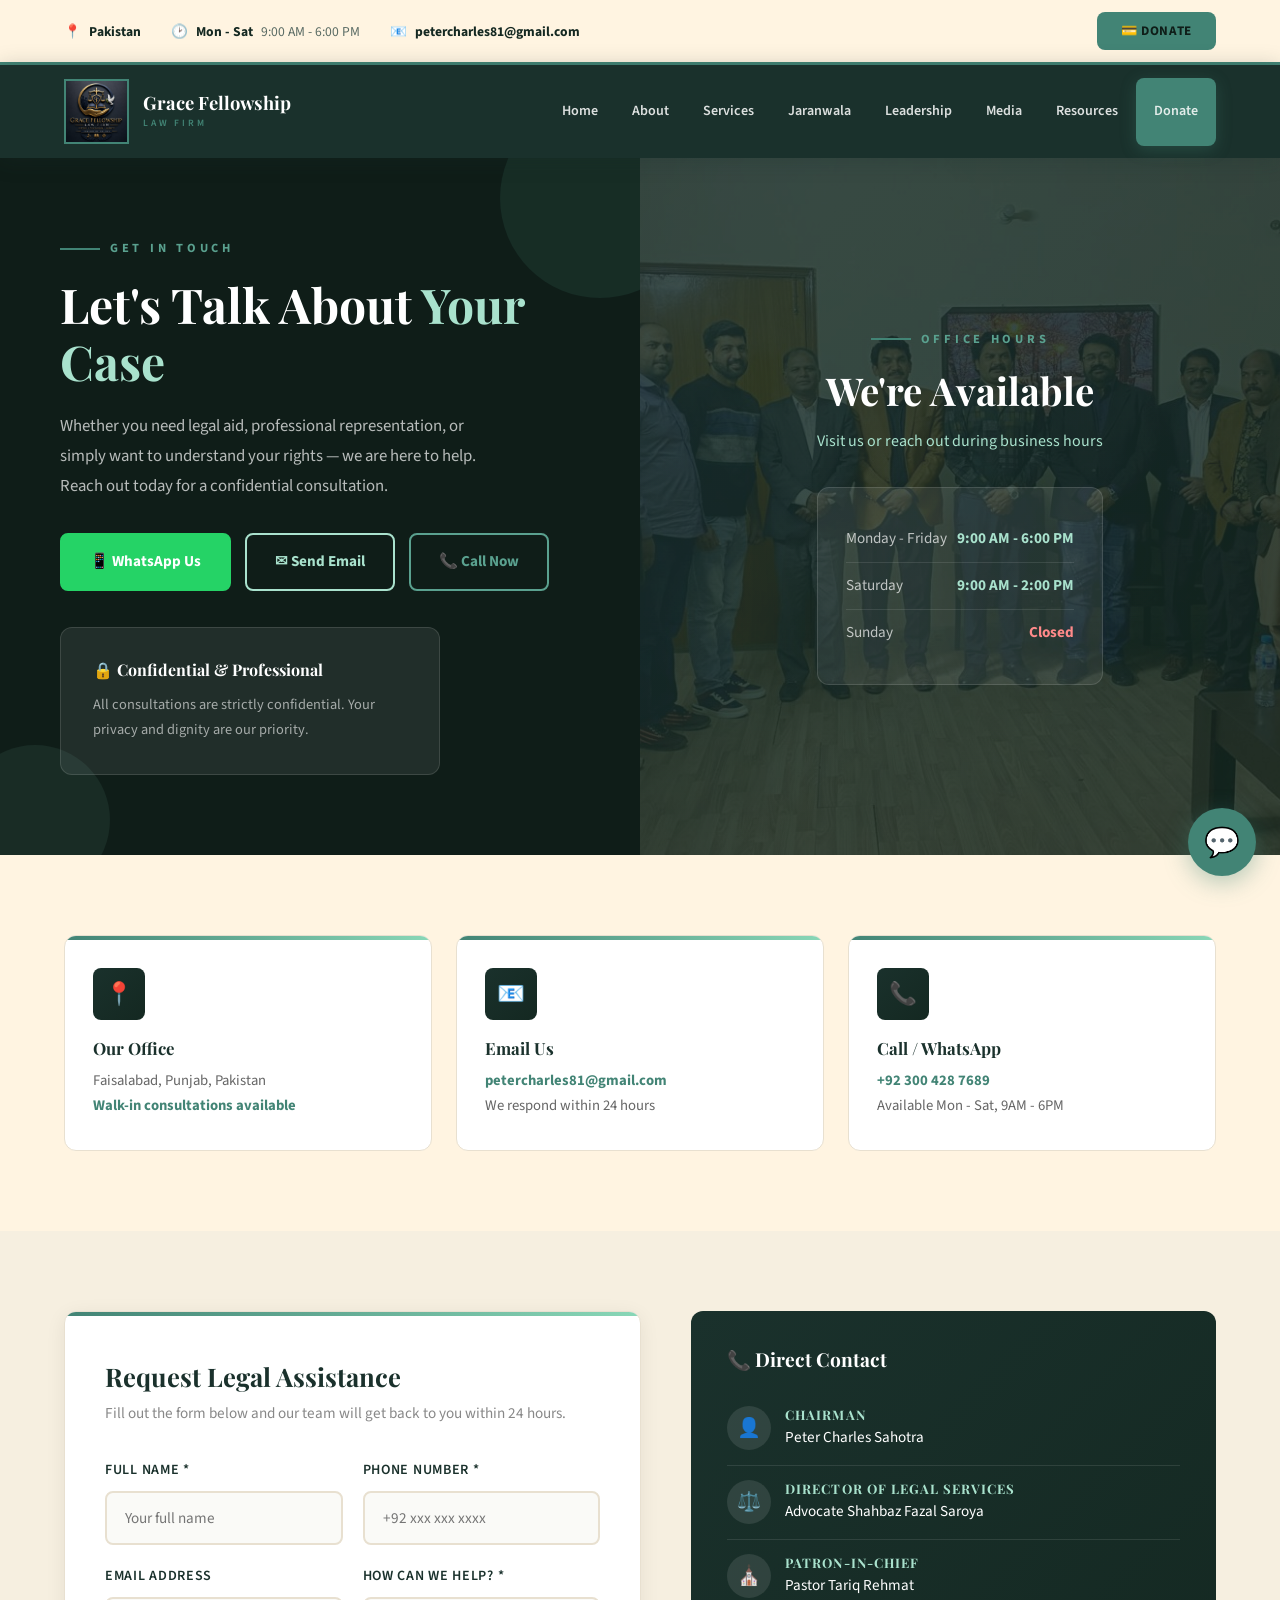
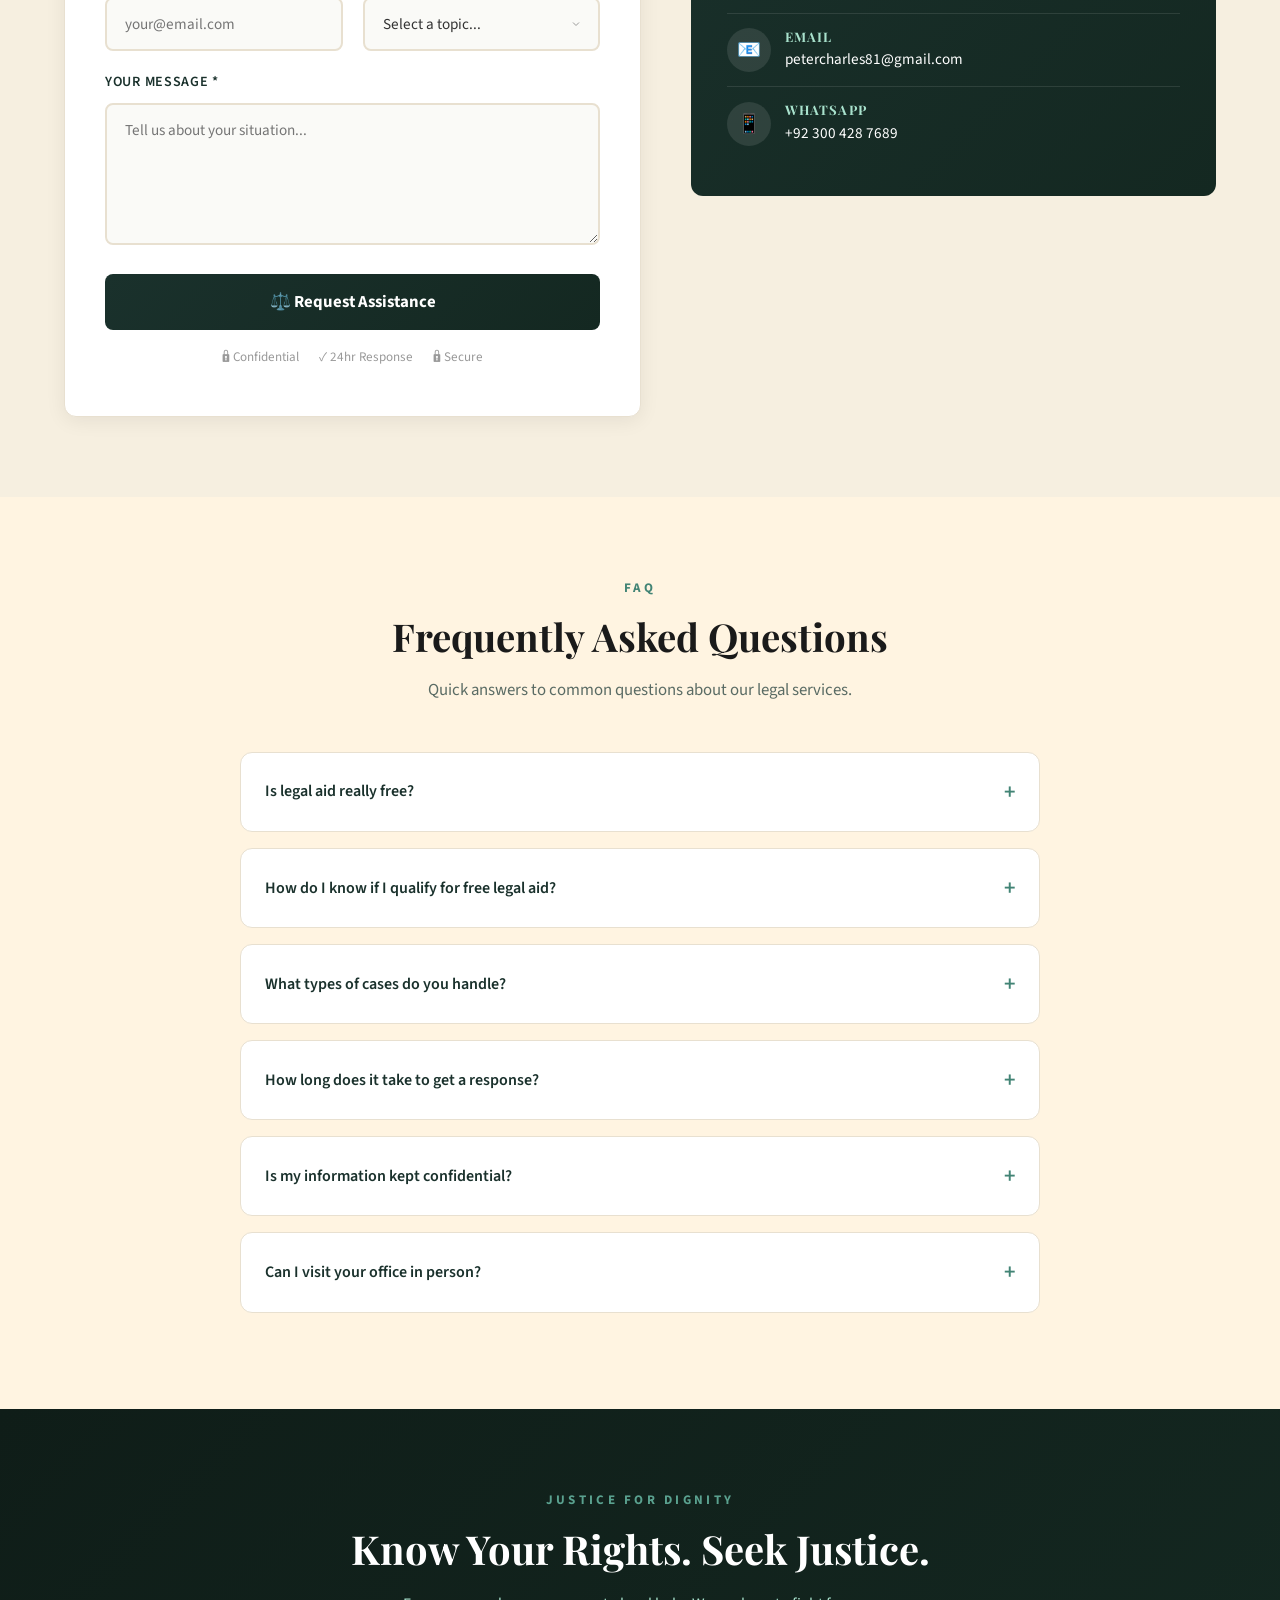
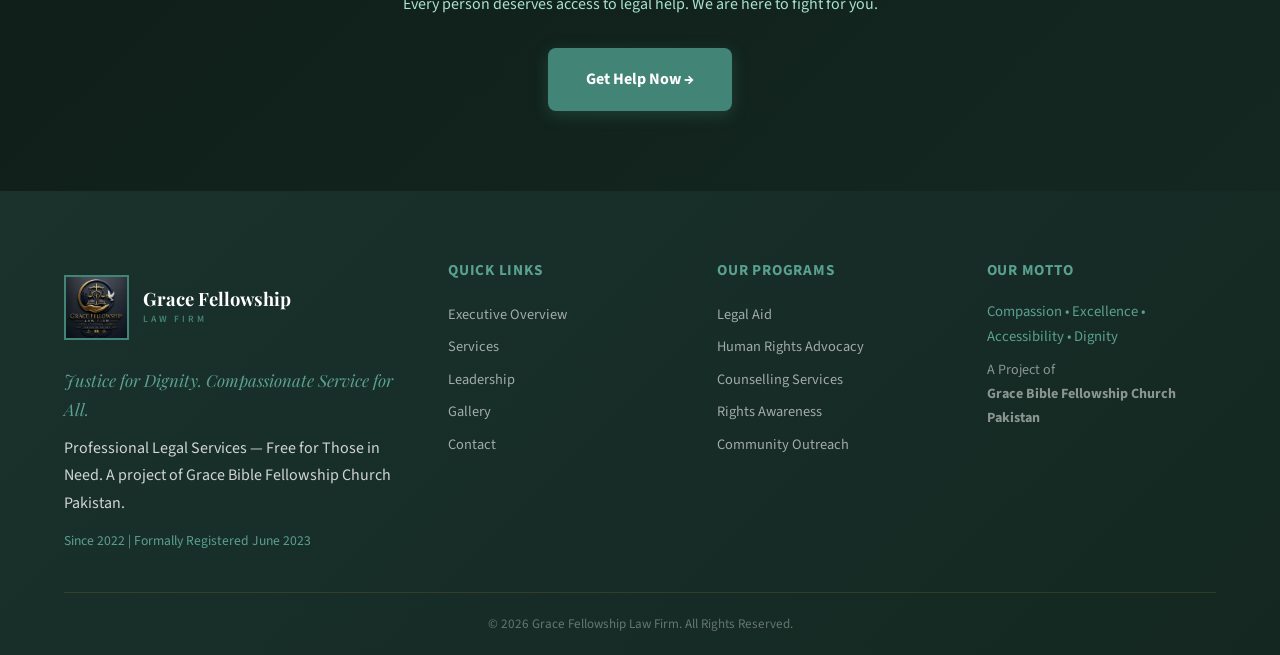
<file: contact.html>
<!DOCTYPE html>
<html lang="en">
<head>
<meta charset="UTF-8">
<meta name="viewport" content="width=device-width,initial-scale=1.0,viewport-fit=cover">
<title>Contact Us | Grace Fellowship Law Firm</title>
<meta name="description" content="Reach out to Grace Fellowship Law Firm for legal aid, counselling, and rights awareness support. Free consultations available.">
<link rel="preconnect" href="https://fonts.googleapis.com">
<link rel="preconnect" href="https://fonts.gstatic.com" crossorigin>
<link href="https://fonts.googleapis.com/css2?family=Playfair+Display:wght@500;600;700;800&family=Source+Sans+3:wght@300;400;500;600;700&display=swap" rel="stylesheet">
<link rel="stylesheet" href="styles.css?v=4">
<style>
.contact-hero-grid{display:grid;grid-template-columns:1fr 1fr;gap:0;min-height:520px}
.contact-hero-left{background:var(--taupe-deep);padding:80px 60px;display:flex;flex-direction:column;justify-content:center;position:relative;overflow:hidden}
.contact-hero-left::before{content:'';position:absolute;top:-60px;right:-60px;width:200px;height:200px;border-radius:50%;background:rgba(66,132,117,.15)}
.contact-hero-left::after{content:'';position:absolute;bottom:-40px;left:-40px;width:150px;height:150px;border-radius:50%;background:rgba(137,215,183,.08)}
.contact-hero-right{background:linear-gradient(135deg,var(--taupe),var(--taupe-dark));padding:80px 60px;display:flex;flex-direction:column;justify-content:center;align-items:center;text-align:center;position:relative}
.contact-hero-right::before{content:'';position:absolute;inset:0;background:url('images/Banner.jpeg') center/cover;opacity:.15}
.contact-hero-right .inner{position:relative;z-index:1}
.contact-eyebrow{color:var(--gold-light);text-transform:uppercase;letter-spacing:.3em;font-size:.78rem;font-weight:700;margin-bottom:16px;display:flex;align-items:center;gap:10px}
.contact-eyebrow::before{content:'';width:40px;height:2px;background:var(--gold)}
.contact-hero-left h1{color:var(--white);font-size:clamp(2rem,4vw,3rem);line-height:1.2;margin-bottom:20px}
.contact-hero-left h1 em{color:var(--sage-light);font-style:normal}
.contact-hero-left p{color:rgba(255,255,255,.7);font-size:1.05rem;line-height:1.8;margin-bottom:32px;max-width:440px}
.contact-quick-btns{display:flex;gap:14px;flex-wrap:wrap}
.contact-quick-btn{display:inline-flex;align-items:center;gap:10px;padding:14px 28px;border-radius:var(--radius);font-weight:700;font-size:.95rem;text-decoration:none;transition:all .3s;border:2px solid transparent}
.contact-quick-btn.wa{background:#25D366;color:#fff;border-color:#25D366}
.contact-quick-btn.wa:hover{background:#1da851;transform:translateY(-2px);box-shadow:0 8px 24px rgba(37,211,102,.3)}
.contact-quick-btn.em{background:transparent;color:var(--sage-light);border-color:var(--sage-light)}
.contact-quick-btn.em:hover{background:var(--sage-light);color:var(--taupe-deep);transform:translateY(-2px)}
.contact-quick-btn.ph{background:transparent;color:var(--gold-light);border-color:var(--gold-light)}
.contact-quick-btn.ph:hover{background:var(--gold-light);color:var(--taupe-deep);transform:translateY(-2px)}
.hero-contact-badge{background:rgba(255,255,255,.08);border:1px solid rgba(255,255,255,.12);border-radius:var(--radius-lg);padding:32px;margin-top:36px;width:100%;max-width:380px}
.hero-contact-badge h3{color:var(--white);font-size:1rem;margin-bottom:12px;display:flex;align-items:center;gap:8px}
.hero-contact-badge p{color:rgba(255,255,255,.6);font-size:.9rem;line-height:1.7;margin-bottom:0}

.info-cards-grid{display:grid;grid-template-columns:repeat(3,1fr);gap:24px}
.info-card-pro{background:var(--white);border:1px solid #e8e0d0;border-radius:var(--radius-lg);padding:32px 28px;transition:var(--transition);position:relative;overflow:hidden}
.info-card-pro:hover{transform:translateY(-6px);box-shadow:var(--shadow-lg);border-color:var(--gold)}
.info-card-pro::before{content:'';position:absolute;top:0;left:0;right:0;height:4px;background:linear-gradient(90deg,var(--gold),var(--sage))}
.info-card-pro .icp-icon{width:52px;height:52px;background:linear-gradient(135deg,var(--taupe),var(--taupe-dark));color:var(--sage-light);border-radius:var(--radius);display:flex;align-items:center;justify-content:center;font-size:1.4rem;margin-bottom:18px}
.info-card-pro h3{font-size:1.05rem;color:var(--taupe);margin-bottom:8px}
.info-card-pro p{color:#666;font-size:.92rem;line-height:1.7;margin-bottom:0}
.info-card-pro .highlight{color:var(--gold);font-weight:700}

.contact-form-pro{background:var(--white);border:1px solid #e8e0d0;border-radius:var(--radius-lg);padding:48px 40px;box-shadow:var(--shadow);position:relative;overflow:hidden}
.contact-form-pro::before{content:'';position:absolute;top:0;left:0;right:0;height:4px;background:linear-gradient(90deg,var(--gold),var(--sage))}
.contact-form-pro h2{font-size:1.6rem;color:var(--taupe);margin-bottom:8px}
.contact-form-pro .form-sub{color:#888;font-size:.95rem;margin-bottom:32px}
.form-row{display:grid;grid-template-columns:1fr 1fr;gap:20px}
.form-group-pro{margin-bottom:20px}
.form-group-pro label{display:block;font-weight:600;font-size:.88rem;color:var(--taupe);margin-bottom:8px;text-transform:uppercase;letter-spacing:.05em}
.form-group-pro input,.form-group-pro select,.form-group-pro textarea{width:100%;padding:14px 18px;border:2px solid #e8e0d0;border-radius:var(--radius);font-size:.95rem;font-family:inherit;color:#333;background:#fafaf7;transition:all .3s;outline:none}
.form-group-pro input:focus,.form-group-pro select:focus,.form-group-pro textarea:focus{border-color:var(--gold);box-shadow:0 0 0 3px rgba(66,132,117,.1);background:var(--white)}
.form-group-pro textarea{resize:vertical;min-height:120px}
.form-group-pro select{cursor:pointer;appearance:none;background-image:url("data:image/svg+xml,%3Csvg xmlns='http://www.w3.org/2000/svg' width='12' height='12' viewBox='0 0 24 24' fill='none' stroke='%23999' stroke-width='2'%3E%3Cpolyline points='6 9 12 15 18 9'%3E%3C/polyline%3E%3C/svg%3E");background-repeat:no-repeat;background-position:right 16px center}
.btn-submit{width:100%;padding:16px;background:linear-gradient(135deg,var(--taupe),var(--taupe-dark));color:var(--white);border:none;border-radius:var(--radius);font-size:1.05rem;font-weight:700;cursor:pointer;transition:all .3s;font-family:inherit;display:flex;align-items:center;justify-content:center;gap:10px}
.btn-submit:hover{transform:translateY(-2px);box-shadow:0 8px 28px rgba(26,49,44,.3)}
.form-trust{display:flex;align-items:center;justify-content:center;gap:20px;margin-top:16px;flex-wrap:wrap}
.form-trust span{display:flex;align-items:center;gap:6px;color:#999;font-size:.82rem}

.office-hours-grid{display:grid;grid-template-columns:1fr 1fr;gap:40px;align-items:start}
.hours-card{background:var(--white);border:1px solid #e8e0d0;border-radius:var(--radius-lg);padding:36px;box-shadow:var(--shadow)}
.hours-card h3{font-size:1.2rem;color:var(--taupe);margin-bottom:20px;display:flex;align-items:center;gap:10px}
.hours-row{display:flex;justify-content:space-between;padding:12px 0;border-bottom:1px solid #f0ebe0}
.hours-row:last-child{border-bottom:none}
.hours-row .day{font-weight:600;color:#333;font-size:.95rem}
.hours-row .time{color:var(--gold);font-weight:600;font-size:.95rem}
.hours-row.closed .time{color:#cc4444}
.direct-contact-card{background:linear-gradient(135deg,var(--taupe),var(--taupe-dark));border-radius:var(--radius-lg);padding:36px;color:var(--white)}
.direct-contact-card h3{font-size:1.2rem;margin-bottom:20px;color:var(--white)}
.direct-contact-item{display:flex;align-items:center;gap:14px;padding:14px 0;border-bottom:1px solid rgba(255,255,255,.1)}
.direct-contact-item:last-child{border-bottom:none}
.direct-contact-item .dci-icon{width:44px;height:44px;background:rgba(255,255,255,.1);border-radius:50%;display:flex;align-items:center;justify-content:center;font-size:1.2rem;flex-shrink:0}
.direct-contact-item h4{color:var(--sage-light);font-size:.82rem;text-transform:uppercase;letter-spacing:.08em;margin-bottom:2px}
.direct-contact-item p{color:var(--white);font-size:.95rem;margin:0}

.faq-accordion{max-width:800px;margin:0 auto}
.faq-item{background:var(--white);border:1px solid #e8e0d0;border-radius:var(--radius-lg);margin-bottom:16px;overflow:hidden;transition:var(--transition)}
.faq-item:hover{box-shadow:var(--shadow)}
.faq-question{padding:20px 24px;cursor:pointer;display:flex;align-items:center;justify-content:space-between;font-weight:600;color:var(--taupe);font-size:1rem;transition:background .3s}
.faq-question:hover{background:rgba(66,132,117,.03)}
.faq-question::after{content:'+';font-size:1.4rem;color:var(--gold);transition:transform .3s;flex-shrink:0;margin-left:16px}
.faq-item.active .faq-question::after{transform:rotate(45deg)}
.faq-answer{max-height:0;overflow:hidden;transition:max-height .4s ease,padding .3s ease;padding:0 24px}
.faq-item.active .faq-answer{max-height:300px;padding:0 24px 20px}
.faq-answer p{color:#666;font-size:.95rem;line-height:1.8;margin:0}

@media(max-width:968px){
  .contact-hero-grid{grid-template-columns:1fr}
  .contact-hero-left{padding:60px 32px}
  .contact-hero-right{padding:60px 32px;min-height:auto}
  .info-cards-grid{grid-template-columns:1fr}
  .form-row{grid-template-columns:1fr}
  .office-hours-grid{grid-template-columns:1fr}
}
@media(max-width:600px){
  .contact-hero-left{padding:40px 20px}
  .contact-hero-right{padding:40px 20px}
  .contact-form-pro{padding:32px 20px}
  .contact-quick-btns{flex-direction:column}
  .contact-quick-btn{justify-content:center}
}
</style>
</head>
<body>

<div class="top-bar">
  <div class="container top-bar-inner">
    <div class="top-bar-left">
      <span>&#128205; <strong>Pakistan</strong></span>
      <span>&#128337; <strong>Mon - Sat</strong> 9:00 AM - 6:00 PM</span>
      <span>&#128231; <strong>petercharles81@gmail.com</strong></span>
    </div>
    <div class="top-bar-right">
      <a href="donate.html" class="btn-donate">&#128179; DONATE</a>
    </div>
  </div>
</div>
<header class="navbar" id="navbar">
  <div class="container nav-inner">
    <a href="index.html" class="brand"><img src="images/Logo.png" alt="GFLF Logo" class="brand-mark" style="height:65px;border:2px solid #428475"><div class="brand-text"><strong>Grace Fellowship</strong><span>Law Firm</span></div></a>
    <nav class="nav-links" id="navLinks">
      <a href="index.html">Home</a><a href="about.html">About</a><a href="services.html">Services</a><a href="jaranwala.html">Jaranwala</a><a href="leadership.html">Leadership</a><a href="gallery.html">Media</a><a href="resources.html">Resources</a><a href="donate.html" class="btn btn-gold btn-sm">Donate</a>
    </nav>
    <button class="hamburger" id="hamburger" aria-label="Menu"><span></span><span></span><span></span></button>
  </div>
</header>

<section class="contact-hero-grid">
  <div class="contact-hero-left">
    <div class="contact-eyebrow">Get In Touch</div>
    <h1>Let's Talk About <em>Your Case</em></h1>
    <p>Whether you need legal aid, professional representation, or simply want to understand your rights — we are here to help. Reach out today for a confidential consultation.</p>
    <div class="contact-quick-btns">
      <a href="https://wa.me/923004287689" target="_blank" class="contact-quick-btn wa">&#128241; WhatsApp Us</a>
      <a href="mailto:petercharles81@gmail.com" class="contact-quick-btn em">&#9993; Send Email</a>
      <a href="tel:+923004287689" class="contact-quick-btn ph">&#128222; Call Now</a>
    </div>
    <div class="hero-contact-badge">
      <h3>&#128274; Confidential &amp; Professional</h3>
      <p>All consultations are strictly confidential. Your privacy and dignity are our priority.</p>
    </div>
  </div>
  <div class="contact-hero-right">
    <div class="inner">
      <div class="contact-eyebrow" style="justify-content:center">Office Hours</div>
      <h2 style="color:var(--white);font-size:clamp(1.8rem,3vw,2.4rem);margin-bottom:12px">We're Available</h2>
      <p style="color:var(--sage-light);font-size:1rem;margin-bottom:32px">Visit us or reach out during business hours</p>
      <div style="background:rgba(255,255,255,.08);border:1px solid rgba(255,255,255,.12);border-radius:var(--radius-lg);padding:28px;text-align:left;width:100%;max-width:340px">
        <div style="display:flex;justify-content:space-between;padding:10px 0;border-bottom:1px solid rgba(255,255,255,.1)"><span style="color:rgba(255,255,255,.7);font-size:.95rem">Monday - Friday</span><span style="color:var(--sage-light);font-weight:700;font-size:.95rem">9:00 AM - 6:00 PM</span></div>
        <div style="display:flex;justify-content:space-between;padding:10px 0;border-bottom:1px solid rgba(255,255,255,.1)"><span style="color:rgba(255,255,255,.7);font-size:.95rem">Saturday</span><span style="color:var(--sage-light);font-weight:700;font-size:.95rem">9:00 AM - 2:00 PM</span></div>
        <div style="display:flex;justify-content:space-between;padding:10px 0"><span style="color:rgba(255,255,255,.7);font-size:.95rem">Sunday</span><span style="color:#ff8a8a;font-weight:700;font-size:.95rem">Closed</span></div>
      </div>
    </div>
  </div>
</section>

<section class="section">
  <div class="container">
    <div class="info-cards-grid">
      <div class="info-card-pro reveal">
        <div class="icp-icon">&#128205;</div>
        <h3>Our Office</h3>
        <p>Faisalabad, Punjab, Pakistan<br><span class="highlight">Walk-in consultations available</span></p>
      </div>
      <div class="info-card-pro reveal">
        <div class="icp-icon">&#128231;</div>
        <h3>Email Us</h3>
        <p><span class="highlight">petercharles81@gmail.com</span><br>We respond within 24 hours</p>
      </div>
      <div class="info-card-pro reveal">
        <div class="icp-icon">&#128222;</div>
        <h3>Call / WhatsApp</h3>
        <p><span class="highlight">+92 300 428 7689</span><br>Available Mon - Sat, 9AM - 6PM</p>
      </div>
    </div>
  </div>
</section>

<section class="section section-alt">
  <div class="container">
    <div style="display:grid;grid-template-columns:1.1fr 1fr;gap:50px;align-items:start" class="grid-2col">
      <div class="contact-form-pro reveal">
        <h2>Request Legal Assistance</h2>
        <p class="form-sub">Fill out the form below and our team will get back to you within 24 hours.</p>
        <form id="contactForm">
          <div class="form-row">
            <div class="form-group-pro">
              <label for="name">Full Name *</label>
              <input type="text" id="name" name="name" required placeholder="Your full name">
            </div>
            <div class="form-group-pro">
              <label for="phone">Phone Number *</label>
              <input type="tel" id="phone" name="phone" required placeholder="+92 xxx xxx xxxx">
            </div>
          </div>
          <div class="form-row">
            <div class="form-group-pro">
              <label for="email">Email Address</label>
              <input type="email" id="email" name="email" placeholder="your@email.com">
            </div>
            <div class="form-group-pro">
              <label for="topic">How Can We Help? *</label>
              <select id="topic" name="topic" required>
                <option value="">Select a topic...</option>
                <option value="legal-aid">Legal Aid Request (Free)</option>
                <option value="professional">Professional Legal Services</option>
                <option value="family-dispute">Family Dispute</option>
                <option value="human-rights">Human Rights Issue</option>
                <option value="counselling">Family Counselling</option>
                <option value="rights-awareness">Rights Awareness</option>
                <option value="other">Other</option>
              </select>
            </div>
          </div>
          <div class="form-group-pro">
            <label for="message">Your Message *</label>
            <textarea id="message" name="message" rows="5" required placeholder="Tell us about your situation..."></textarea>
          </div>
          <button type="submit" class="btn-submit">&#9878;&#65039; Request Assistance</button>
          <div class="form-trust">
            <span>&#128274; Confidential</span>
            <span>&#10003; 24hr Response</span>
            <span>&#128274; Secure</span>
          </div>
        </form>
      </div>
      <div>
        <div class="direct-contact-card reveal">
          <h3>&#128222; Direct Contact</h3>
          <div class="direct-contact-item">
            <div class="dci-icon">&#128100;</div>
            <div>
              <h4>Chairman</h4>
              <p>Peter Charles Sahotra</p>
            </div>
          </div>
          <div class="direct-contact-item">
            <div class="dci-icon">&#9878;&#65039;</div>
            <div>
              <h4>Director of Legal Services</h4>
              <p>Advocate Shahbaz Fazal Saroya</p>
            </div>
          </div>
          <div class="direct-contact-item">
            <div class="dci-icon">&#9962;</div>
            <div>
              <h4>Patron-in-Chief</h4>
              <p>Pastor Tariq Rehmat</p>
            </div>
          </div>
          <div class="direct-contact-item">
            <div class="dci-icon">&#128231;</div>
            <div>
              <h4>Email</h4>
              <p>petercharles81@gmail.com</p>
            </div>
          </div>
          <div class="direct-contact-item">
            <div class="dci-icon">&#128241;</div>
            <div>
              <h4>WhatsApp</h4>
              <p>+92 300 428 7689</p>
            </div>
          </div>
        </div>
      </div>
    </div>
  </div>
</section>

<section class="section">
  <div class="container">
    <div class="section-head reveal">
      <p class="section-eyebrow">FAQ</p>
      <h2 class="section-title">Frequently Asked Questions</h2>
      <p class="section-sub">Quick answers to common questions about our legal services.</p>
    </div>
    <div class="faq-accordion">
      <div class="faq-item reveal">
        <div class="faq-question">Is legal aid really free?</div>
        <div class="faq-answer"><p>Yes. Our legal aid services are completely free for individuals and families who cannot afford private representation. We also provide professional legal services at accessible rates for those who can afford them — every paid engagement helps fund free cases.</p></div>
      </div>
      <div class="faq-item reveal">
        <div class="faq-question">How do I know if I qualify for free legal aid?</div>
        <div class="faq-answer"><p>Our team will assess your case during the initial consultation. We consider your financial situation, the nature of your case, and your eligibility under our legal aid criteria. Contact us for a free assessment.</p></div>
      </div>
      <div class="faq-item reveal">
        <div class="faq-question">What types of cases do you handle?</div>
        <div class="faq-answer"><p>We handle family disputes, domestic violence cases, property matters, criminal allegations, human rights violations, discrimination cases, and community legal issues. Our team also provides counselling and rights awareness programs.</p></div>
      </div>
      <div class="faq-item reveal">
        <div class="faq-question">How long does it take to get a response?</div>
        <div class="faq-answer"><p>We respond to all inquiries within 24 hours. Emergency situations receive immediate attention. For urgent matters, WhatsApp or call us directly.</p></div>
      </div>
      <div class="faq-item reveal">
        <div class="faq-question">Is my information kept confidential?</div>
        <div class="faq-answer"><p>Absolutely. All communications and case details are kept strictly confidential. Your privacy and dignity are our top priorities. We follow professional legal ethics and data protection standards.</p></div>
      </div>
      <div class="faq-item reveal">
        <div class="faq-question">Can I visit your office in person?</div>
        <div class="faq-answer"><p>Yes. Walk-in consultations are available during office hours (Mon-Sat, 9AM-6PM). We recommend calling ahead to ensure a team member is available to meet with you.</p></div>
      </div>
    </div>
  </div>
</section>

<section class="section section-dark">
  <div class="container" style="text-align:center">
    <div class="reveal">
      <p class="section-eyebrow" style="color:var(--gold-light)">Justice for Dignity</p>
      <h2 style="color:var(--white);font-size:clamp(1.8rem,3.5vw,2.5rem);margin-bottom:16px">Know Your Rights. Seek Justice.</h2>
      <p style="color:var(--sage-light);max-width:550px;margin:0 auto 30px">Every person deserves access to legal help. We are here to fight for you.</p>
      <a href="https://wa.me/923004287689" target="_blank" class="btn btn-gold btn-lg">Get Help Now &rarr;</a>
    </div>
  </div>
</section>

<footer class="footer">
  <div class="container footer-grid">
    <div><div class="brand brand-light"><img src="images/Logo.png" alt="GFLF Logo" class="brand-mark" style="height:65px;border:2px solid #428475"><div class="brand-text"><strong>Grace Fellowship</strong><span>Law Firm</span></div></div><p class="footer-tag">Justice for Dignity. Compassionate Service for All.</p><p>Professional Legal Services — Free for Those in Need. A project of Grace Bible Fellowship Church Pakistan.</p><p style="margin-top:12px;color:var(--gold-light);font-size:0.85rem">Since 2022 | Formally Registered June 2023</p></div>
    <div><h4>Quick Links</h4><a href="about.html">Executive Overview</a><a href="services.html">Services</a><a href="leadership.html">Leadership</a><a href="gallery.html">Gallery</a><a href="contact.html">Contact</a></div>
    <div><h4>Our Programs</h4><a href="services.html">Legal Aid</a><a href="services.html">Human Rights Advocacy</a><a href="services.html">Counselling Services</a><a href="services.html">Rights Awareness</a><a href="services.html">Community Outreach</a></div>
    <div><h4>Our Motto</h4><p class="footer-motto">Compassion &bull; Excellence &bull; Accessibility &bull; Dignity</p><p class="footer-church">A Project of<br><strong>Grace Bible Fellowship Church Pakistan</strong></p></div>
  </div>
  <div class="footer-bottom"><div class="container"><p>&copy; <span id="year"></span> Grace Fellowship Law Firm. All Rights Reserved.</p></div></div>
</footer>
<button id="toTop" aria-label="Back to top">&uarr;</button>
<script src="script.js?v=4"></script>
<script src="chatbot-widget.js?v=4"></script>
<script>
document.querySelectorAll('.faq-question').forEach(function(q){
  q.addEventListener('click',function(){
    var item=this.parentElement;
    var wasActive=item.classList.contains('active');
    document.querySelectorAll('.faq-item').forEach(function(i){i.classList.remove('active')});
    if(!wasActive)item.classList.add('active');
  });
});
</script>
</body>
</html>
</file>
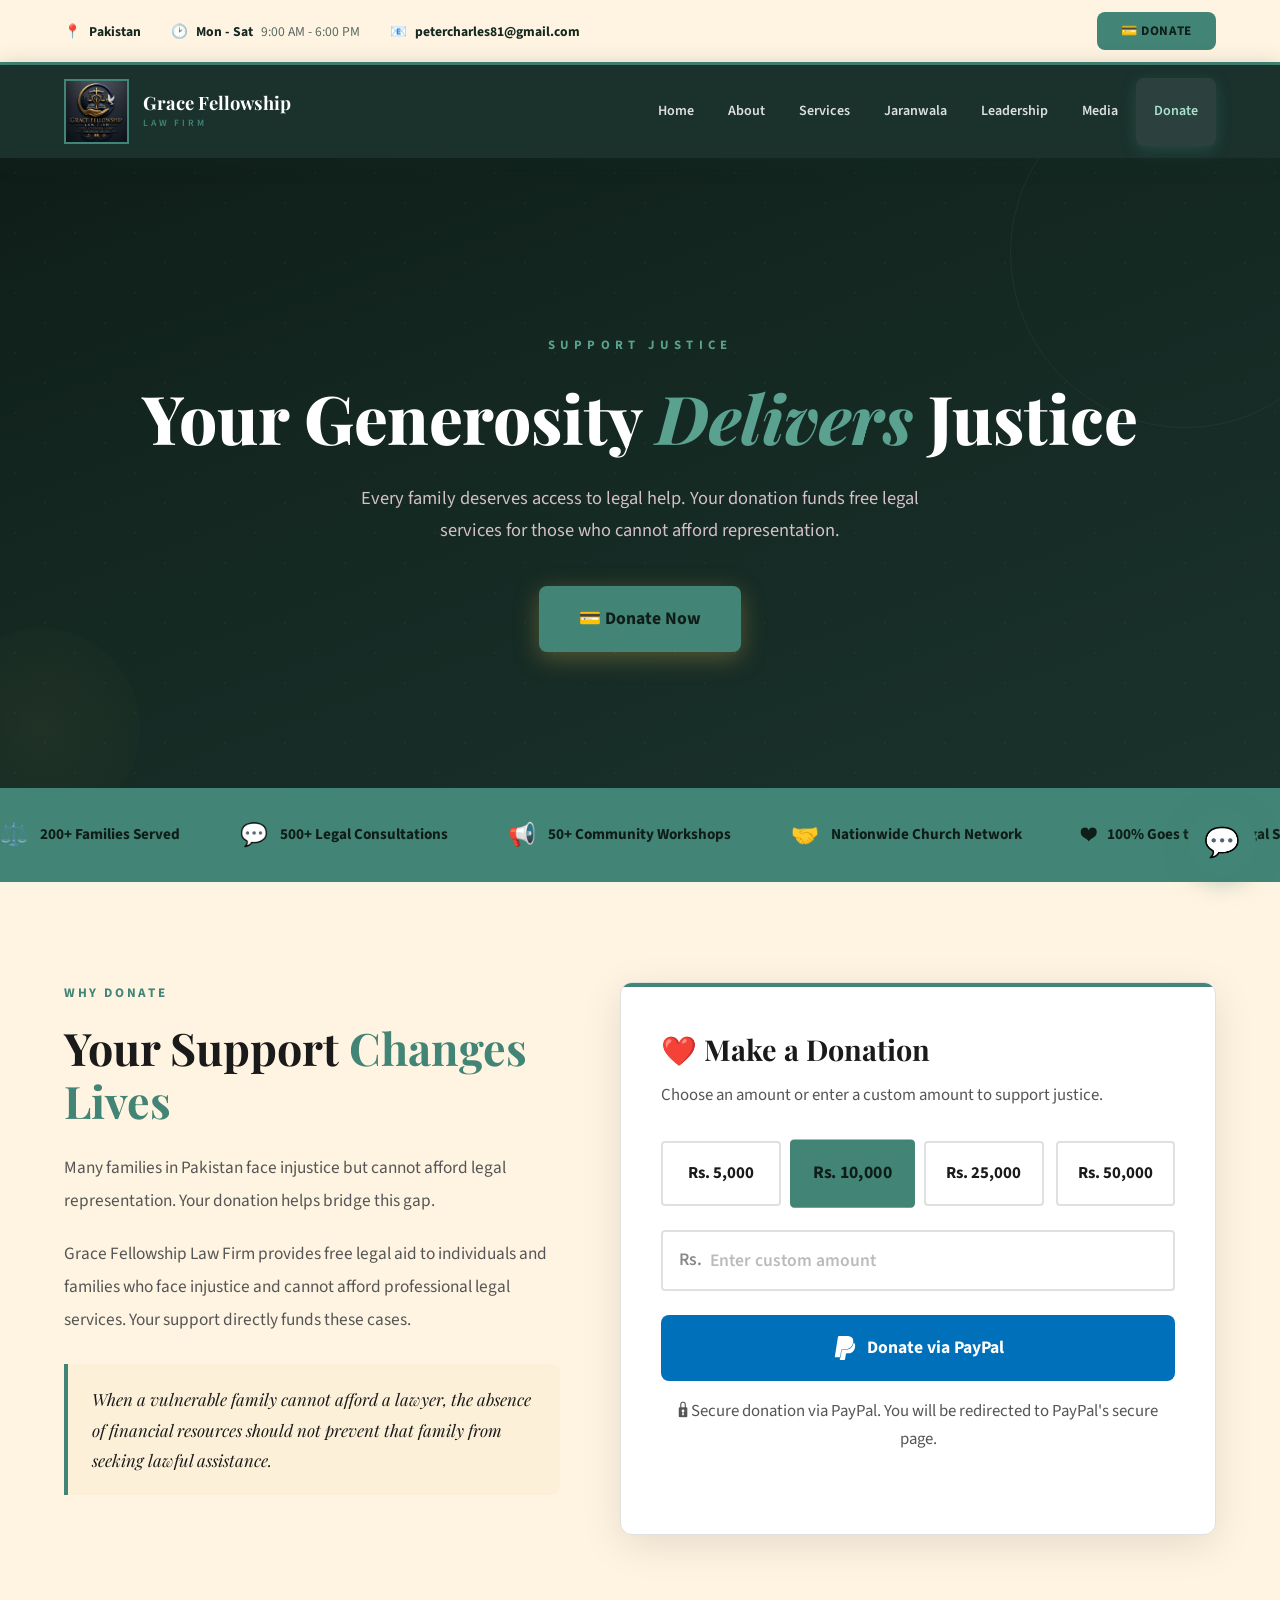
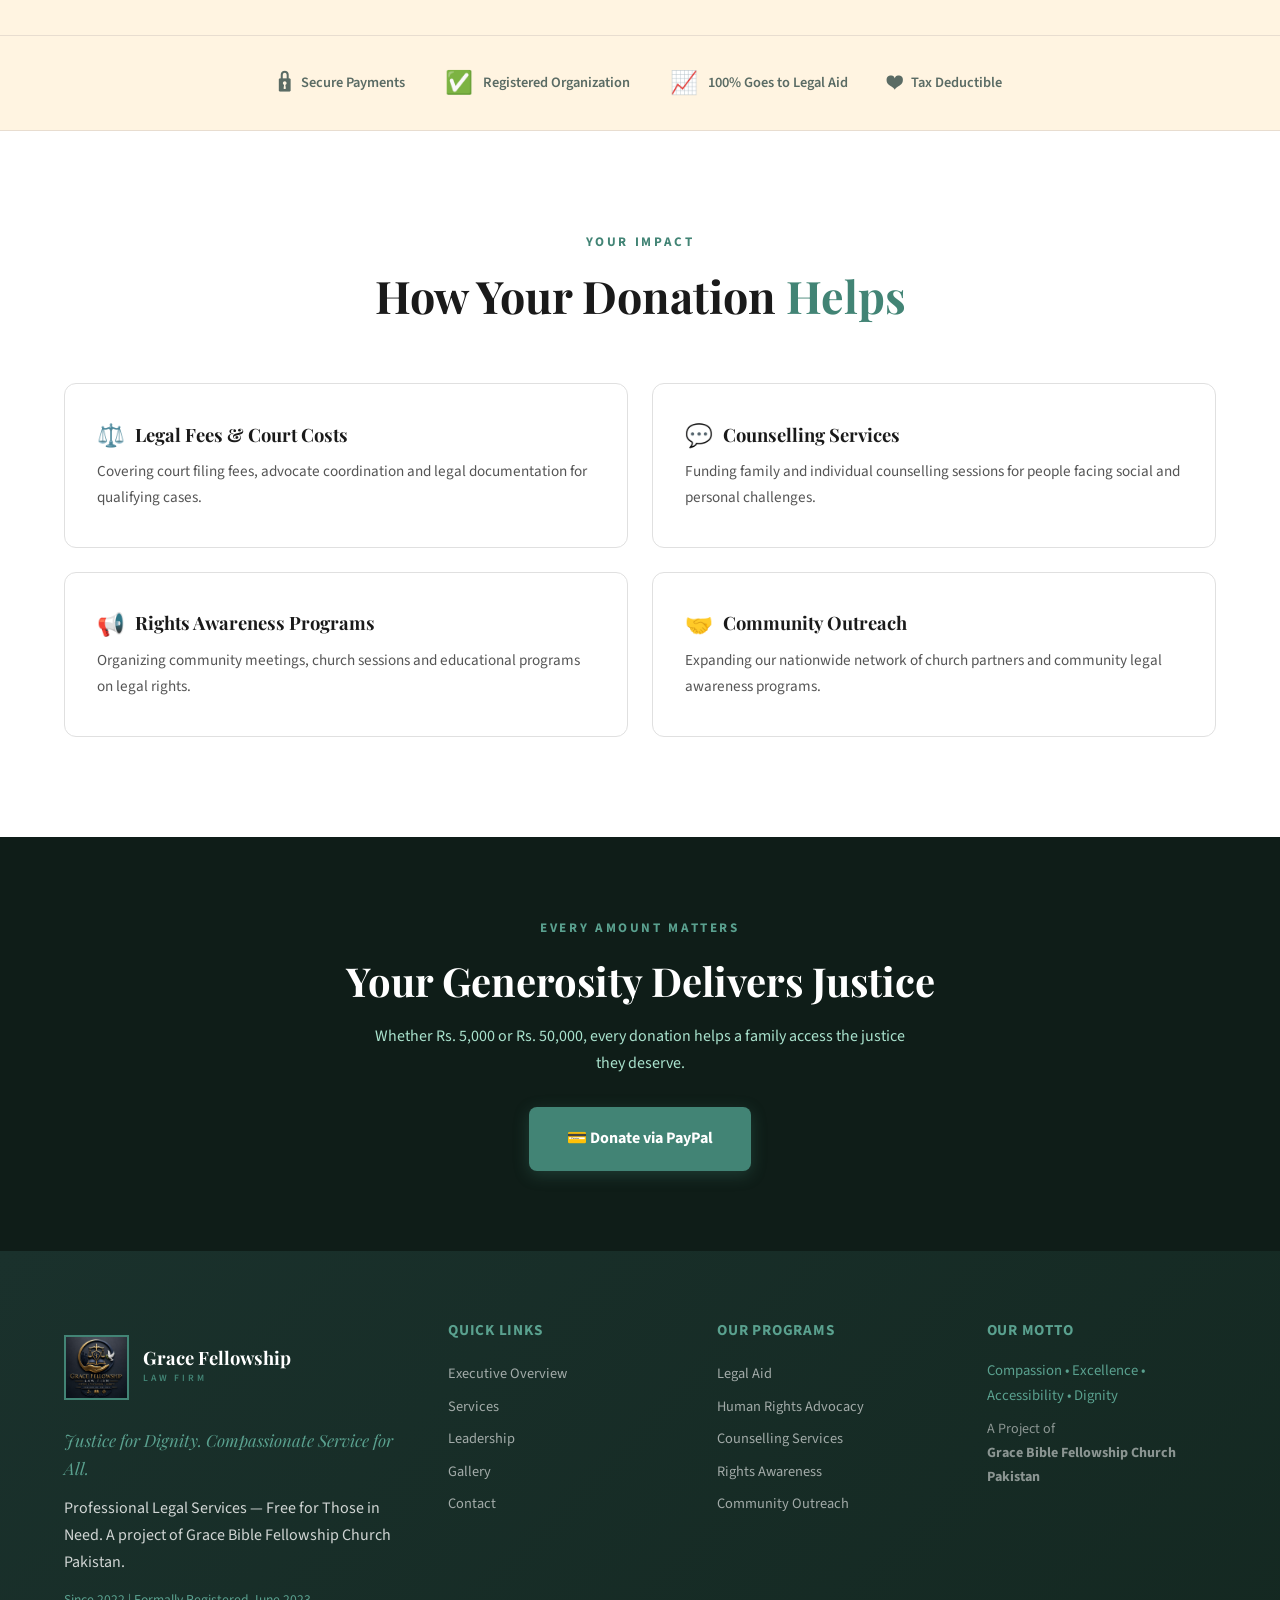
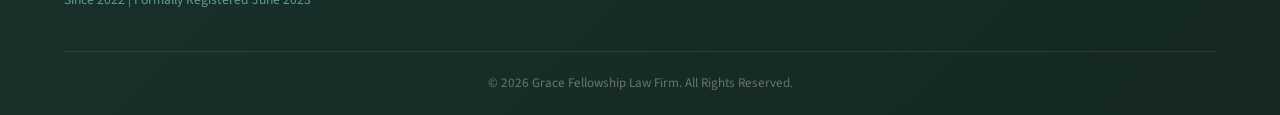
<file: donate.html>
<!DOCTYPE html>
<html lang="en">
<head>
<meta charset="UTF-8">
<meta name="viewport" content="width=device-width,initial-scale=1.0,viewport-fit=cover">
<title>Donate | Grace Fellowship Law Firm</title>
<meta name="description" content="Support Grace Fellowship Law Firm's mission to provide free legal aid and justice for those who cannot afford it.">
<link rel="preconnect" href="https://fonts.googleapis.com">
<link rel="preconnect" href="https://fonts.gstatic.com" crossorigin>
<link href="https://fonts.googleapis.com/css2?family=Playfair+Display:wght@500;600;700;800&family=Source+Sans+3:wght@300;400;500;600;700&display=swap" rel="stylesheet">
<link rel="stylesheet" href="styles.css?v=4">
<style>
.donate-hero{position:relative;min-height:70vh;display:flex;align-items:center;justify-content:center;background:linear-gradient(160deg,var(--taupe-deep),var(--taupe-dark) 40%,var(--taupe));overflow:hidden;text-align:center;padding:140px 0 100px}
.donate-hero::before{content:'';position:absolute;inset:0;background-image:radial-gradient(circle at 25% 25%,rgba(201,168,76,.05) 1px,transparent 1px),radial-gradient(circle at 75% 75%,rgba(201,168,76,.05) 1px,transparent 1px);background-size:60px 60px}
.donate-hero .hero-content{position:relative;z-index:2}
.donate-hero h1{color:var(--white);font-size:clamp(2.4rem,5.5vw,4.2rem);font-weight:800;margin-bottom:20px}
.donate-hero h1 em{color:var(--gold-light);font-style:italic}
.donate-hero .hero-sub{color:#d4c0c8;font-size:1.15rem;max-width:620px;margin:0 auto 40px;line-height:1.75}
.donate-hero-float{position:absolute;border-radius:50%;pointer-events:none}
.dh-float-1{width:350px;height:350px;border:1px solid rgba(201,168,76,.08);top:-80px;right:-80px}
.dh-float-2{width:200px;height:200px;background:radial-gradient(circle,rgba(201,168,76,.06),transparent);bottom:-40px;left:-60px}
.impact-ticker{background:var(--gold);padding:28px 0;overflow:hidden}
.ticker-track{display:flex;gap:60px;animation:scroll-left 25s linear infinite;white-space:nowrap}
.ticker-item{display:flex;align-items:center;gap:12px;font-weight:700;font-size:.95rem;color:var(--taupe-deep);flex-shrink:0}
.ticker-item span{font-size:1.4rem}
@keyframes scroll-left{0%{transform:translateX(0)}100%{transform:translateX(-50%)}}
.donate-card{background:var(--white);border:1px solid #e0e0e0;border-radius:var(--radius-lg);padding:48px 40px;box-shadow:var(--shadow-lg);position:relative;overflow:hidden}
.donate-card::before{content:'';position:absolute;top:0;left:0;right:0;height:4px;background:var(--gold)}
.donate-card h2{font-size:1.8rem;margin-bottom:12px;color:#1a1a1a}
.donate-card>p{color:#555;font-size:1.05rem;margin-bottom:32px;line-height:1.7}
.amount-grid{display:grid;grid-template-columns:repeat(4,1fr);gap:12px;margin-bottom:24px}
.amount-btn{padding:16px 12px;border:2px solid #e0e0e0;border-radius:var(--radius-sm);color:#1a1a1a;font-weight:700;font-size:1.05rem;background:var(--white);cursor:pointer;transition:all .3s;text-align:center}
.amount-btn:hover{border-color:var(--gold);background:rgba(201,168,76,.06)}
.amount-btn.active{background:var(--gold);color:var(--taupe-deep);border-color:var(--gold);transform:scale(1.05)}
.custom-amount{display:flex;align-items:center;border:2px solid #e0e0e0;border-radius:var(--radius-sm);padding:0 16px;margin-bottom:24px;transition:border-color .3s}
.custom-amount:focus-within{border-color:var(--gold)}
.custom-amount span{color:#888;font-weight:600;font-size:1.1rem;margin-right:8px}
.custom-amount input{flex:1;border:none;outline:none;padding:16px 0;font-size:1.1rem;font-weight:600;color:#1a1a1a;font-family:inherit;background:transparent}
.custom-amount input::placeholder{color:#bbb}
.paypal-btn{display:flex;align-items:center;justify-content:center;gap:10px;width:100%;padding:18px 32px;background:#0070ba;color:#fff;border:none;border-radius:var(--radius);font-size:1.1rem;font-weight:700;cursor:pointer;transition:all .3s;font-family:inherit;text-decoration:none}
.paypal-btn:hover{transform:translateY(-2px);box-shadow:0 8px 28px rgba(0,48,135,.3)}
.paypal-btn svg{width:24px;height:24px}
.secure-text{text-align:center;color:#888;font-size:.82rem;margin-top:16px}
.trust-bar{background:var(--cream);border-top:1px solid #e8ddd0;border-bottom:1px solid #e8ddd0;padding:28px 0}
.trust-items{display:flex;justify-content:center;align-items:center;gap:40px;flex-wrap:wrap}
.trust-item{display:flex;align-items:center;gap:10px;font-size:.9rem;color:var(--muted);font-weight:600}
.trust-item span{font-size:1.4rem}
.impact-grid{display:grid;grid-template-columns:repeat(2,1fr);gap:24px}
.impact-card{background:var(--white);border:1px solid #e0e0e0;border-radius:var(--radius-lg);padding:36px 32px;transition:var(--transition)}
.impact-card:hover{transform:translateY(-4px);box-shadow:var(--shadow)}
.impact-card h3{font-size:1.15rem;margin-bottom:10px;color:#1a1a1a;display:flex;align-items:center;gap:10px}
.impact-card h3 span{font-size:1.4rem}
.impact-card p{color:#555;font-size:.95rem;line-height:1.7}
@media(max-width:768px){
  .amount-grid{grid-template-columns:repeat(2,1fr)}
  .impact-grid{grid-template-columns:1fr}
}
</style>
</head>
<body>

<div class="top-bar">
  <div class="container top-bar-inner">
    <div class="top-bar-left">
      <span>&#128205; <strong>Pakistan</strong></span>
      <span>&#128337; <strong>Mon - Sat</strong> 9:00 AM - 6:00 PM</span>
      <span>&#128231; <strong>petercharles81@gmail.com</strong></span>
    </div>
    <div class="top-bar-right">
      <a href="donate.html" class="btn-donate">&#128179; DONATE</a>
    </div>
  </div>
</div>
<header class="navbar" id="navbar">
  <div class="container nav-inner">
    <a href="index.html" class="brand"><img src="images/Logo.png" alt="GFLF Logo" class="brand-mark" style="height:65px;border:2px solid #428475"><div class="brand-text"><strong>Grace Fellowship</strong><span>Law Firm</span></div></a>
    <nav class="nav-links" id="navLinks">
      <a href="index.html">Home</a><a href="about.html">About</a><a href="services.html">Services</a><a href="jaranwala.html">Jaranwala</a><a href="leadership.html">Leadership</a><a href="gallery.html">Media</a><a href="donate.html" class="btn btn-gold btn-sm active">Donate</a>
    </nav>
    <button class="hamburger" id="hamburger" aria-label="Menu"><span></span><span></span><span></span></button>
  </div>
</header>

<section class="donate-hero">
  <div class="donate-hero-float dh-float-1"></div>
  <div class="donate-hero-float dh-float-2"></div>
  <div class="hero-content">
    <p style="color:var(--gold-light);text-transform:uppercase;letter-spacing:.4em;font-size:.8rem;font-weight:700;margin-bottom:18px">Support Justice</p>
    <h1>Your Generosity <em>Delivers</em> Justice</h1>
    <p class="hero-sub">Every family deserves access to legal help. Your donation funds free legal services for those who cannot afford representation.</p>
    <a href="#donate" style="display:inline-flex;align-items:center;gap:10px;padding:18px 40px;background:var(--gold);color:var(--taupe-deep);border-radius:var(--radius);font-weight:700;font-size:1.1rem;text-decoration:none;transition:all .3s;box-shadow:0 6px 24px rgba(201,168,76,.35)">
      &#128179; Donate Now
    </a>
  </div>
</section>

<div class="impact-ticker">
  <div class="ticker-track">
    <div class="ticker-item"><span>&#9878;&#65039;</span> 200+ Families Served</div>
    <div class="ticker-item"><span>&#128172;</span> 500+ Legal Consultations</div>
    <div class="ticker-item"><span>&#128226;</span> 50+ Community Workshops</div>
    <div class="ticker-item"><span>&#129309;</span> Nationwide Church Network</div>
    <div class="ticker-item"><span>&#10084;&#65039;</span> 100% Goes to Free Legal Services</div>
    <div class="ticker-item"><span>&#9878;&#65039;</span> 200+ Families Served</div>
    <div class="ticker-item"><span>&#128172;</span> 500+ Legal Consultations</div>
    <div class="ticker-item"><span>&#128226;</span> 50+ Community Workshops</div>
    <div class="ticker-item"><span>&#129309;</span> Nationwide Church Network</div>
    <div class="ticker-item"><span>&#10084;&#65039;</span> 100% Goes to Free Legal Services</div>
  </div>
</div>

<section style="padding:100px 0;background:var(--cream)">
  <div class="container" style="display:grid;grid-template-columns:1fr 1.2fr;gap:60px;align-items:start">
    <div class="reveal">
      <p style="color:var(--gold);font-weight:700;font-size:.82rem;letter-spacing:.2em;text-transform:uppercase;margin-bottom:16px">Why Donate</p>
      <h2 style="font-size:clamp(2rem,4vw,2.8rem);line-height:1.2;margin-bottom:24px">Your Support <em style="color:var(--gold);font-style:normal">Changes Lives</em></h2>
      <p style="color:#555;font-size:1.08rem;line-height:1.9;margin-bottom:20px">Many families in Pakistan face injustice but cannot afford legal representation. Your donation helps bridge this gap.</p>
      <p style="color:#555;font-size:1.08rem;line-height:1.9;margin-bottom:28px">Grace Fellowship Law Firm provides free legal aid to individuals and families who face injustice and cannot afford professional legal services. Your support directly funds these cases.</p>
      <div style="border-left:4px solid var(--gold);background:rgba(201,168,76,.06);padding:20px 24px;border-radius:0 var(--radius) var(--radius) 0;font-family:'Playfair Display',serif;font-style:italic;color:#1a1a1a;font-size:1.05rem;line-height:1.8">
        When a vulnerable family cannot afford a lawyer, the absence of financial resources should not prevent that family from seeking lawful assistance.
      </div>
    </div>
    <div class="donate-card reveal">
      <h2>&#10084;&#65039; Make a Donation</h2>
      <p>Choose an amount or enter a custom amount to support justice.</p>
      <div class="amount-grid" id="amountGrid">
        <span class="amount-btn" data-amount="5000">Rs. 5,000</span>
        <span class="amount-btn active" data-amount="10000">Rs. 10,000</span>
        <span class="amount-btn" data-amount="25000">Rs. 25,000</span>
        <span class="amount-btn" data-amount="50000">Rs. 50,000</span>
      </div>
      <div class="custom-amount">
        <span>Rs.</span>
        <input type="number" id="customAmount" placeholder="Enter custom amount" min="100">
      </div>
      <a href="https://www.paypal.com/donate/?hosted_button_id=2VGLXZP3EFWUN" target="_blank" rel="noopener" class="paypal-btn">
        <svg viewBox="0 0 24 24" fill="currentColor"><path d="M7.076 21.337H2.47a.641.641 0 0 1-.633-.74L4.944.901C5.026.382 5.474 0 5.998 0h7.46c2.57 0 4.578.543 5.69 1.81 1.01 1.15 1.304 2.42 1.012 4.287-.023.143-.047.288-.077.437-.983 5.05-4.349 6.797-8.647 6.797h-2.19c-.524 0-.968.382-1.05.9l-1.12 7.106zm14.146-14.42a3.35 3.35 0 0 0-.607-.541c-.013.076-.026.175-.041.254-.93 4.778-4.405 7.201-9.138 7.201h-2.19a.563.563 0 0 0-.556.479l-1.187 7.527h-.506l-.24 1.516a.56.56 0 0 0 .554.647h3.882c.46 0 .85-.334.922-.788.06-.26.76-4.852.816-5.09a.932.932 0 0 1 .923-.788h.58c3.76 0 6.705-1.528 7.565-5.946.36-1.847.174-3.388-.777-4.471z"/></svg>
        Donate via PayPal
      </a>
      <p class="secure-text">&#128274; Secure donation via PayPal. You will be redirected to PayPal's secure page.</p>
    </div>
  </div>
</section>

<div class="trust-bar">
  <div class="container">
    <div class="trust-items">
      <div class="trust-item"><span>&#128274;</span> Secure Payments</div>
      <div class="trust-item"><span>&#9989;</span> Registered Organization</div>
      <div class="trust-item"><span>&#128200;</span> 100% Goes to Legal Aid</div>
      <div class="trust-item"><span>&#10084;&#65039;</span> Tax Deductible</div>
    </div>
  </div>
</div>

<section style="padding:100px 0;background:var(--white)">
  <div class="container">
    <div style="text-align:center;max-width:700px;margin:0 auto 60px" class="reveal">
      <p style="color:var(--gold);font-weight:700;font-size:.82rem;letter-spacing:.2em;text-transform:uppercase;margin-bottom:16px">Your Impact</p>
      <h2 style="font-size:clamp(2rem,4vw,2.8rem);line-height:1.2">How Your Donation <em style="color:var(--gold);font-style:normal">Helps</em></h2>
    </div>
    <div class="impact-grid">
      <div class="impact-card reveal">
        <h3><span>&#9878;&#65039;</span> Legal Fees &amp; Court Costs</h3>
        <p>Covering court filing fees, advocate coordination and legal documentation for qualifying cases.</p>
      </div>
      <div class="impact-card reveal">
        <h3><span>&#128172;</span> Counselling Services</h3>
        <p>Funding family and individual counselling sessions for people facing social and personal challenges.</p>
      </div>
      <div class="impact-card reveal">
        <h3><span>&#128226;</span> Rights Awareness Programs</h3>
        <p>Organizing community meetings, church sessions and educational programs on legal rights.</p>
      </div>
      <div class="impact-card reveal">
        <h3><span>&#129309;</span> Community Outreach</h3>
        <p>Expanding our nationwide network of church partners and community legal awareness programs.</p>
      </div>
    </div>
  </div>
</section>

<section style="padding:80px 0;background:var(--taupe-deep)">
  <div class="container" style="text-align:center;position:relative;z-index:1">
    <div class="reveal">
      <p style="color:var(--gold-light);font-weight:700;font-size:.82rem;letter-spacing:.2em;text-transform:uppercase;margin-bottom:16px">Every Amount Matters</p>
      <h2 style="color:#fff;font-size:clamp(1.8rem,3.5vw,2.5rem);margin-bottom:16px">Your Generosity Delivers Justice</h2>
      <p style="color:var(--sage-light);max-width:550px;margin:0 auto 30px">Whether Rs. 5,000 or Rs. 50,000, every donation helps a family access the justice they deserve.</p>
      <a href="https://www.paypal.com/donate/?hosted_button_id=2VGLXZP3EFWUN" target="_blank" rel="noopener" class="btn btn-gold btn-lg">&#128179; Donate via PayPal</a>
    </div>
  </div>
</section>

<footer class="footer">
  <div class="container footer-grid">
    <div><div class="brand brand-light"><img src="images/Logo.png" alt="GFLF Logo" class="brand-mark" style="height:65px;border:2px solid #428475"><div class="brand-text"><strong>Grace Fellowship</strong><span>Law Firm</span></div></div><p class="footer-tag">Justice for Dignity. Compassionate Service for All.</p><p>Professional Legal Services — Free for Those in Need. A project of Grace Bible Fellowship Church Pakistan.</p><p style="margin-top:12px;color:var(--gold-light);font-size:0.85rem">Since 2022 | Formally Registered June 2023</p></div>
    <div><h4>Quick Links</h4><a href="about.html">Executive Overview</a><a href="services.html">Services</a><a href="leadership.html">Leadership</a><a href="gallery.html">Gallery</a><a href="contact.html">Contact</a></div>
    <div><h4>Our Programs</h4><a href="services.html">Legal Aid</a><a href="services.html">Human Rights Advocacy</a><a href="services.html">Counselling Services</a><a href="services.html">Rights Awareness</a><a href="services.html">Community Outreach</a></div>
    <div><h4>Our Motto</h4><p class="footer-motto">Compassion &bull; Excellence &bull; Accessibility &bull; Dignity</p><p class="footer-church">A Project of<br><strong>Grace Bible Fellowship Church Pakistan</strong></p></div>
  </div>
  <div class="footer-bottom"><div class="container"><p>&copy; <span id="year"></span> Grace Fellowship Law Firm. All Rights Reserved.</p></div></div>
</footer>
<button id="toTop" aria-label="Back to top">&uarr;</button>
<script src="script.js?v=4"></script>
<script src="chatbot-widget.js?v=4"></script>

<script>
(function(){
  var btns = document.querySelectorAll('#amountGrid .amount-btn');
  var custom = document.getElementById('customAmount');
  btns.forEach(function(b){
    b.addEventListener('click',function(){
      btns.forEach(function(x){x.classList.remove('active')});
      b.classList.add('active');
      custom.value = '';
    });
  });
  if(custom){
    custom.addEventListener('input',function(){
      if(this.value){btns.forEach(function(x){x.classList.remove('active')})}
    });
  }
})();
</script>
</body>
</html>
</file>
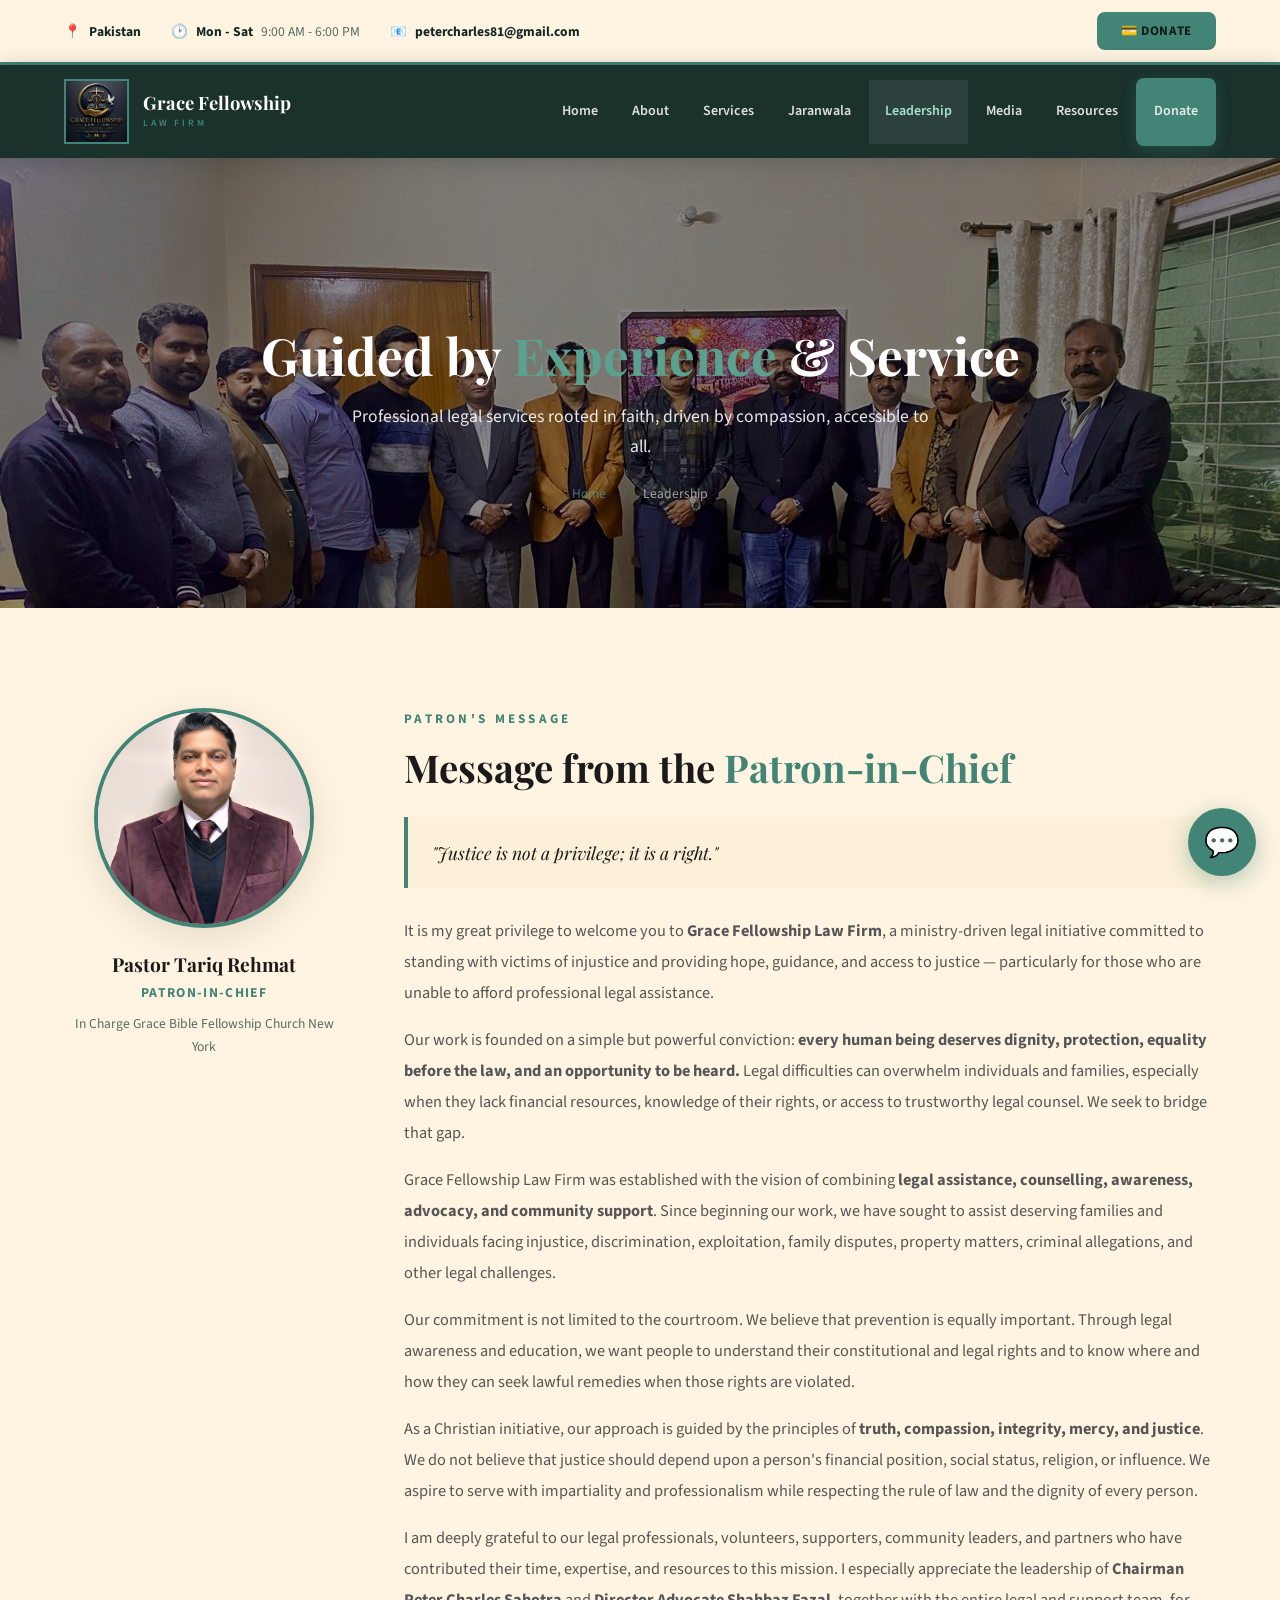
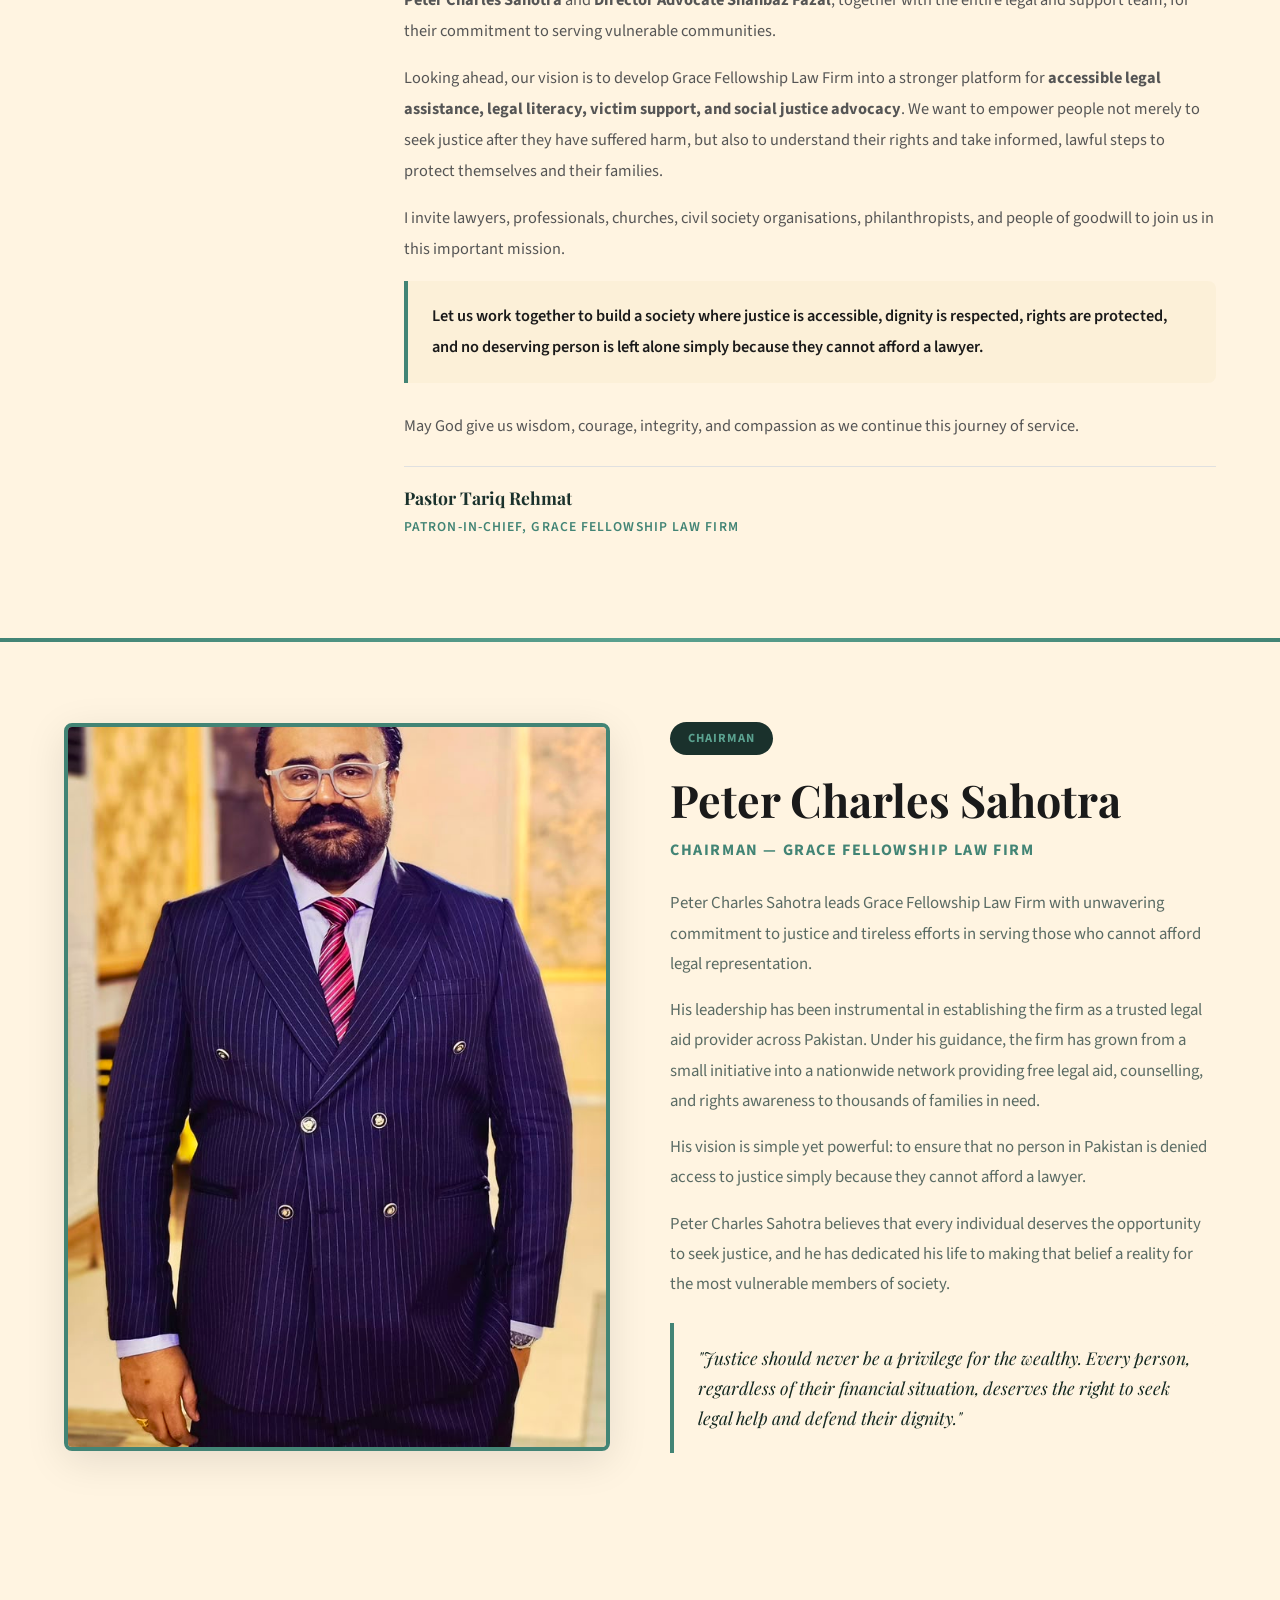
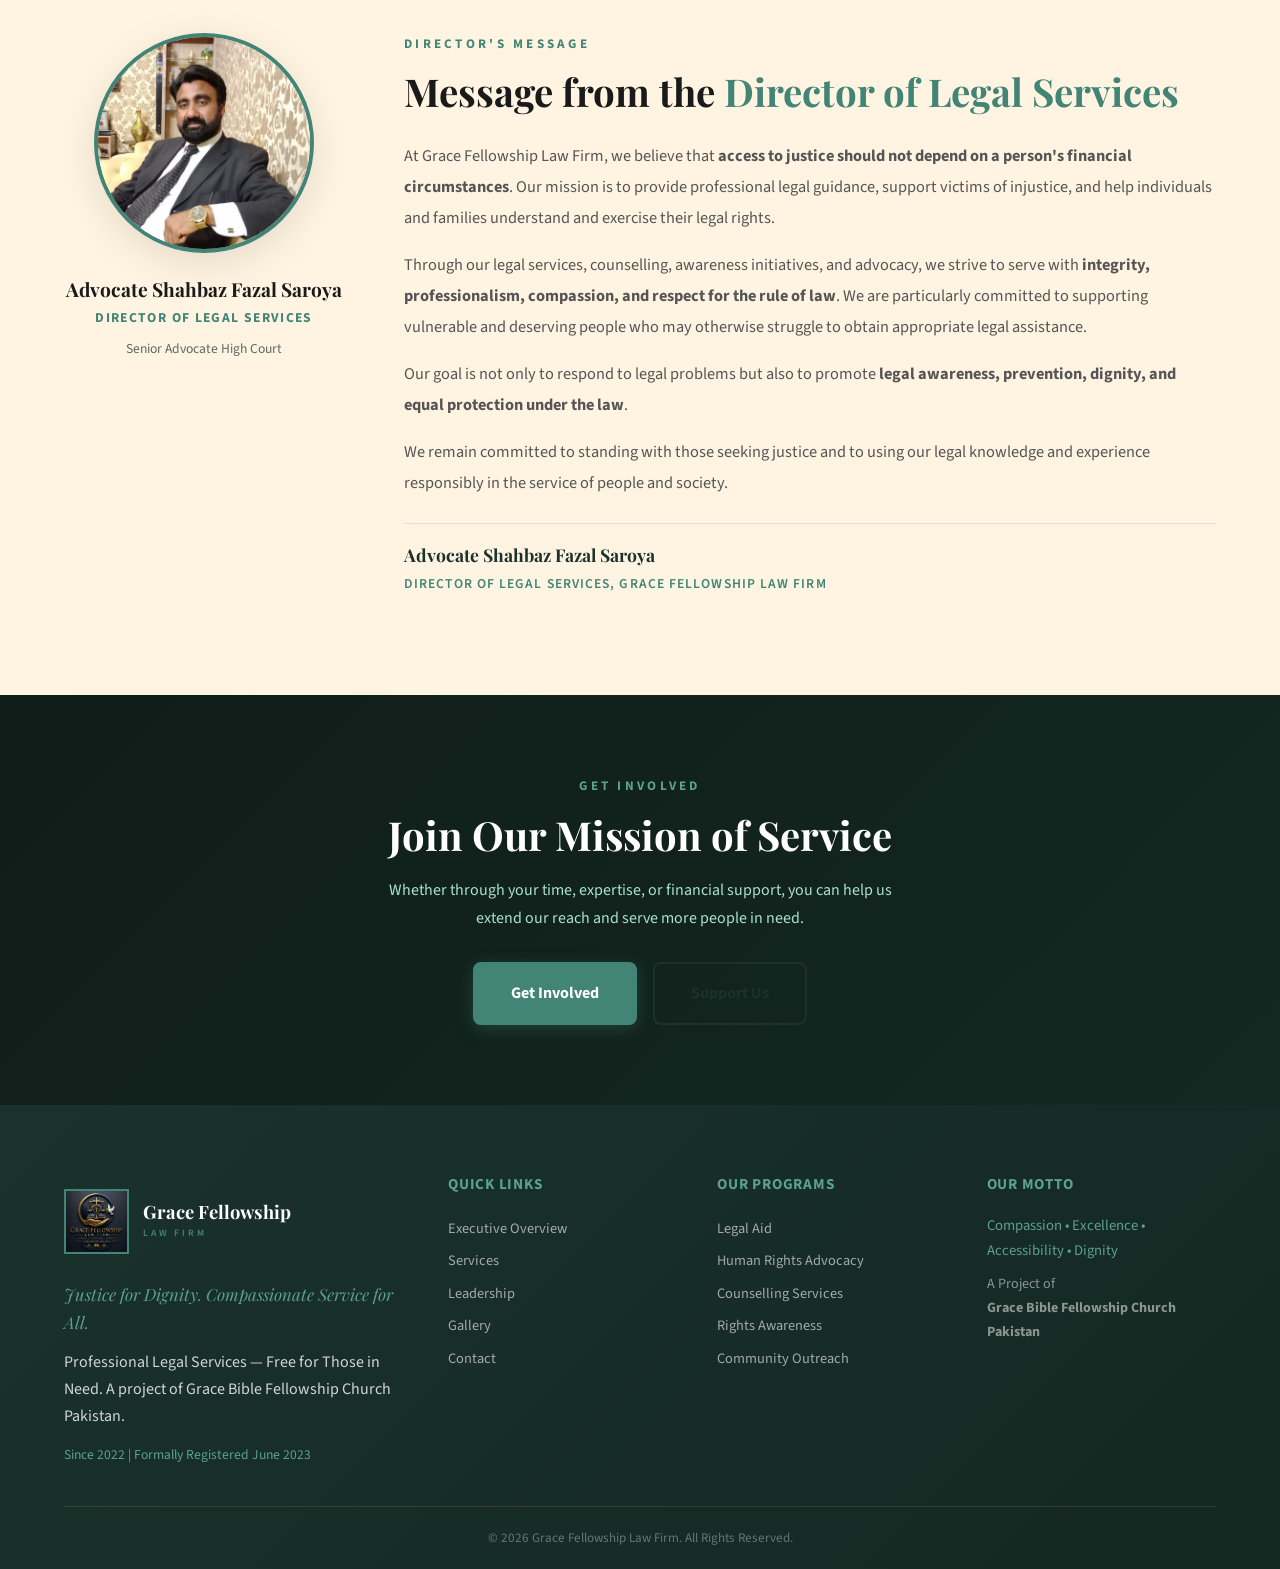
<file: leadership.html>
<!DOCTYPE html>
<html lang="en">
<head>
<meta charset="UTF-8">
<meta name="viewport" content="width=device-width,initial-scale=1.0,viewport-fit=cover">
<title>Leadership | Grace Fellowship Law Firm</title>
<meta name="description" content="Meet Peter Charles Sahotra, Chairman of Grace Fellowship Law Firm.">
<link rel="preconnect" href="https://fonts.googleapis.com">
<link rel="preconnect" href="https://fonts.gstatic.com" crossorigin>
<link href="https://fonts.googleapis.com/css2?family=Playfair+Display:wght@500;600;700;800&family=Source+Sans+3:wght@300;400;500;600;700&display=swap" rel="stylesheet">
<link rel="stylesheet" href="styles.css?v=4">
<style>
.chairman-section{display:grid;grid-template-columns:1fr 1fr;gap:60px;align-items:center}
.chairman-img{width:100%;aspect-ratio:3/4;object-fit:cover;border-radius:var(--radius);border:4px solid var(--gold);box-shadow:var(--shadow-lg)}
.chairman-text .team-badge{display:inline-block;margin-bottom:16px}
.chairman-text h2{font-size:clamp(2rem,4vw,2.8rem);margin-bottom:8px}
.chairman-text .role{color:var(--gold);font-weight:700;font-size:1rem;text-transform:uppercase;letter-spacing:.1em;margin-bottom:24px;display:block}
.chairman-text p{color:var(--muted);font-size:1.05rem;margin-bottom:16px;line-height:1.8}
.chairman-text blockquote{border-left:4px solid var(--gold);background:var(--cream);padding:20px 24px;margin-top:24px;font-family:'Playfair Display',serif;font-size:1.1rem;font-style:italic;color:var(--taupe-dark);border-radius:0 var(--radius-sm) var(--radius-sm) 0}
.gold-line{width:100%;height:4px;background:linear-gradient(90deg,var(--gold),var(--gold-light),var(--gold));border:none;margin:0}
@media(max-width:992px){.chairman-section{grid-template-columns:1fr;gap:40px}.chairman-img{max-height:500px}}
</style>
</head>
<body>

<div class="top-bar">
  <div class="container top-bar-inner">
    <div class="top-bar-left">
      <span>&#128205; <strong>Pakistan</strong></span>
      <span>&#128337; <strong>Mon - Sat</strong> 9:00 AM - 6:00 PM</span>
      <span>&#128231; <strong>petercharles81@gmail.com</strong></span>
    </div>
    <div class="top-bar-right">
      <a href="donate.html" class="btn-donate">&#128179; DONATE</a>
    </div>
  </div>
</div>
<header class="navbar" id="navbar">
  <div class="container nav-inner">
    <a href="index.html" class="brand"><img src="images/Logo.png" alt="GFLF Logo" class="brand-mark" style="height:65px;border:2px solid #428475"><div class="brand-text"><strong>Grace Fellowship</strong><span>Law Firm</span></div></a>
    <nav class="nav-links" id="navLinks">
      <a href="index.html">Home</a><a href="about.html">About</a><a href="services.html">Services</a><a href="jaranwala.html">Jaranwala</a><a href="leadership.html" class="active">Leadership</a><a href="gallery.html">Media</a><a href="resources.html">Resources</a><a href="donate.html" class="btn btn-gold btn-sm">Donate</a>
    </nav>
    <button class="hamburger" id="hamburger" aria-label="Menu"><span></span><span></span><span></span></button>
  </div>
</header>

<section class="page-hero" style="background-image:url('images/Banner.jpeg');background-size:cover;background-position:center top">
  <div class="container">
    <h1>Guided by <em>Experience</em> &amp; Service</h1>
    <p class="hero-sub">Professional legal services rooted in faith, driven by compassion, accessible to all.</p>
    <div class="hero-breadcrumb"><a href="index.html">Home</a><span class="sep">/</span><span>Leadership</span></div>
  </div>
</section>

<section style="padding:100px 0;background:var(--cream);position:relative">
  <div class="container">
    <div style="display:grid;grid-template-columns:280px 1fr;gap:60px;align-items:start" class="grid-2col">
      <div class="reveal" style="text-align:center">
        <img src="images/patron.jpg" alt="Pastor Tariq Rehmat" style="width:220px;height:220px;border-radius:50%;object-fit:cover;margin:0 auto 24px;display:block;border:4px solid var(--gold);box-shadow:var(--shadow-lg)">
        <h3 style="font-size:1.2rem;margin-bottom:4px">Pastor Tariq Rehmat</h3>
        <p style="color:var(--gold);font-weight:700;font-size:.85rem;text-transform:uppercase;letter-spacing:.1em;margin-bottom:8px">Patron-in-Chief</p>
        <p style="color:var(--muted);font-size:.85rem">In Charge Grace Bible Fellowship Church New York</p>
      </div>
      <div class="reveal">
        <p class="section-eyebrow">Patron's Message</p>
        <h2 class="section-title" style="margin-bottom:24px">Message from the <em style="color:var(--gold);font-style:normal">Patron-in-Chief</em></h2>
        <div style="border-left:4px solid var(--gold);background:rgba(201,168,76,.06);padding:20px 24px;border-radius:0 var(--radius) var(--radius) 0;font-family:'Playfair Display',serif;font-style:italic;color:#1a1a1a;font-size:1.1rem;line-height:1.8;margin-bottom:28px">
          "Justice is not a privilege; it is a right."
        </div>
        <p style="color:#555;font-size:1.02rem;line-height:1.9;margin-bottom:16px">It is my great privilege to welcome you to <strong>Grace Fellowship Law Firm</strong>, a ministry-driven legal initiative committed to standing with victims of injustice and providing hope, guidance, and access to justice — particularly for those who are unable to afford professional legal assistance.</p>
        <p style="color:#555;font-size:1.02rem;line-height:1.9;margin-bottom:16px">Our work is founded on a simple but powerful conviction: <strong>every human being deserves dignity, protection, equality before the law, and an opportunity to be heard.</strong> Legal difficulties can overwhelm individuals and families, especially when they lack financial resources, knowledge of their rights, or access to trustworthy legal counsel. We seek to bridge that gap.</p>
        <p style="color:#555;font-size:1.02rem;line-height:1.9;margin-bottom:16px">Grace Fellowship Law Firm was established with the vision of combining <strong>legal assistance, counselling, awareness, advocacy, and community support</strong>. Since beginning our work, we have sought to assist deserving families and individuals facing injustice, discrimination, exploitation, family disputes, property matters, criminal allegations, and other legal challenges.</p>
        <p style="color:#555;font-size:1.02rem;line-height:1.9;margin-bottom:16px">Our commitment is not limited to the courtroom. We believe that prevention is equally important. Through legal awareness and education, we want people to understand their constitutional and legal rights and to know where and how they can seek lawful remedies when those rights are violated.</p>
        <p style="color:#555;font-size:1.02rem;line-height:1.9;margin-bottom:16px">As a Christian initiative, our approach is guided by the principles of <strong>truth, compassion, integrity, mercy, and justice</strong>. We do not believe that justice should depend upon a person's financial position, social status, religion, or influence. We aspire to serve with impartiality and professionalism while respecting the rule of law and the dignity of every person.</p>
        <p style="color:#555;font-size:1.02rem;line-height:1.9;margin-bottom:16px">I am deeply grateful to our legal professionals, volunteers, supporters, community leaders, and partners who have contributed their time, expertise, and resources to this mission. I especially appreciate the leadership of <strong>Chairman Peter Charles Sahotra</strong> and <strong>Director Advocate Shahbaz Fazal</strong>, together with the entire legal and support team, for their commitment to serving vulnerable communities.</p>
        <p style="color:#555;font-size:1.02rem;line-height:1.9;margin-bottom:16px">Looking ahead, our vision is to develop Grace Fellowship Law Firm into a stronger platform for <strong>accessible legal assistance, legal literacy, victim support, and social justice advocacy</strong>. We want to empower people not merely to seek justice after they have suffered harm, but also to understand their rights and take informed, lawful steps to protect themselves and their families.</p>
        <p style="color:#555;font-size:1.02rem;line-height:1.9;margin-bottom:16px">I invite lawyers, professionals, churches, civil society organisations, philanthropists, and people of goodwill to join us in this important mission.</p>
        <div style="border-left:4px solid var(--gold);background:rgba(201,168,76,.06);padding:20px 24px;border-radius:0 var(--radius) var(--radius) 0;margin-bottom:28px">
          <p style="color:#1a1a1a;font-size:1.02rem;line-height:1.9;font-weight:600">Let us work together to build a society where justice is accessible, dignity is respected, rights are protected, and no deserving person is left alone simply because they cannot afford a lawyer.</p>
        </div>
        <p style="color:#555;font-size:1.02rem;line-height:1.9;margin-bottom:24px">May God give us wisdom, courage, integrity, and compassion as we continue this journey of service.</p>
        <div style="padding-top:16px;border-top:1px solid #e0e0e0">
          <p style="font-family:'Playfair Display',serif;font-size:1.1rem;font-weight:700;color:var(--taupe);margin-bottom:2px">Pastor Tariq Rehmat</p>
          <p style="color:var(--gold);font-size:.85rem;font-weight:600;text-transform:uppercase;letter-spacing:.08em">Patron-in-Chief, Grace Fellowship Law Firm</p>
        </div>
      </div>
    </div>
  </div>
</section>

<hr class="gold-line">

<section class="section">
  <div class="container">
    <div class="chairman-section reveal">
      <img src="images/chairman.jpg" alt="Peter Charles Sahotra — Chairman of Grace Fellowship Law Firm" class="chairman-img">
      <div class="chairman-text">
        <div class="team-badge">Chairman</div>
        <h2>Peter Charles Sahotra</h2>
        <span class="role">Chairman — Grace Fellowship Law Firm</span>
        <p>Peter Charles Sahotra leads Grace Fellowship Law Firm with unwavering commitment to justice and tireless efforts in serving those who cannot afford legal representation.</p>
        <p>His leadership has been instrumental in establishing the firm as a trusted legal aid provider across Pakistan. Under his guidance, the firm has grown from a small initiative into a nationwide network providing free legal aid, counselling, and rights awareness to thousands of families in need.</p>
        <p>His vision is simple yet powerful: to ensure that no person in Pakistan is denied access to justice simply because they cannot afford a lawyer.</p>
        <p>Peter Charles Sahotra believes that every individual deserves the opportunity to seek justice, and he has dedicated his life to making that belief a reality for the most vulnerable members of society.</p>
        <blockquote>"Justice should never be a privilege for the wealthy. Every person, regardless of their financial situation, deserves the right to seek legal help and defend their dignity."</blockquote>
      </div>
    </div>
  </div>
</section>

<section style="padding:100px 0;background:var(--cream);position:relative">
  <div class="container">
    <div style="display:grid;grid-template-columns:280px 1fr;gap:60px;align-items:start" class="grid-2col">
      <div class="reveal" style="text-align:center">
        <img src="images/director.jpg" alt="Advocate Shahbaz Fazal Saroya" style="width:220px;height:220px;border-radius:50%;object-fit:cover;margin:0 auto 24px;display:block;border:4px solid var(--gold);box-shadow:var(--shadow-lg)">
        <h3 style="font-size:1.2rem;margin-bottom:4px">Advocate Shahbaz Fazal Saroya</h3>
        <p style="color:var(--gold);font-weight:700;font-size:.85rem;text-transform:uppercase;letter-spacing:.1em;margin-bottom:8px">Director of Legal Services</p>
        <p style="color:var(--muted);font-size:.85rem">Senior Advocate High Court</p>
      </div>
      <div class="reveal">
        <p class="section-eyebrow">Director's Message</p>
        <h2 class="section-title" style="margin-bottom:24px">Message from the <em style="color:var(--gold);font-style:normal">Director of Legal Services</em></h2>
        <p style="color:#555;font-size:1.02rem;line-height:1.9;margin-bottom:16px">At Grace Fellowship Law Firm, we believe that <strong>access to justice should not depend on a person's financial circumstances</strong>. Our mission is to provide professional legal guidance, support victims of injustice, and help individuals and families understand and exercise their legal rights.</p>
        <p style="color:#555;font-size:1.02rem;line-height:1.9;margin-bottom:16px">Through our legal services, counselling, awareness initiatives, and advocacy, we strive to serve with <strong>integrity, professionalism, compassion, and respect for the rule of law</strong>. We are particularly committed to supporting vulnerable and deserving people who may otherwise struggle to obtain appropriate legal assistance.</p>
        <p style="color:#555;font-size:1.02rem;line-height:1.9;margin-bottom:16px">Our goal is not only to respond to legal problems but also to promote <strong>legal awareness, prevention, dignity, and equal protection under the law</strong>.</p>
        <p style="color:#555;font-size:1.02rem;line-height:1.9;margin-bottom:24px">We remain committed to standing with those seeking justice and to using our legal knowledge and experience responsibly in the service of people and society.</p>
        <div style="padding-top:16px;border-top:1px solid #e0e0e0">
          <p style="font-family:'Playfair Display',serif;font-size:1.1rem;font-weight:700;color:var(--taupe);margin-bottom:2px">Advocate Shahbaz Fazal Saroya</p>
          <p style="color:var(--gold);font-size:.85rem;font-weight:600;text-transform:uppercase;letter-spacing:.08em">Director of Legal Services, Grace Fellowship Law Firm</p>
        </div>
      </div>
    </div>
  </div>
</section>

<section class="section section-dark">
  <div class="container" style="text-align:center">
    <div class="reveal">
      <p class="section-eyebrow" style="color:var(--gold-light)">Get Involved</p>
      <h2 style="color:var(--white);font-size:clamp(1.8rem,3.5vw,2.5rem);margin-bottom:16px">Join Our Mission of Service</h2>
      <p style="color:var(--sage-light);max-width:550px;margin:0 auto 30px">Whether through your time, expertise, or financial support, you can help us extend our reach and serve more people in need.</p>
      <div style="display:flex;gap:16px;justify-content:center;flex-wrap:wrap">
        <a href="contact.html" class="btn btn-gold btn-lg">Get Involved</a>
        <a href="donate.html" class="btn btn-outline btn-lg">Support Us</a>
      </div>
    </div>
  </div>
</section>

<footer class="footer">
  <div class="container footer-grid">
    <div><div class="brand brand-light"><img src="images/Logo.png" alt="GFLF Logo" class="brand-mark" style="height:65px;border:2px solid #428475"><div class="brand-text"><strong>Grace Fellowship</strong><span>Law Firm</span></div></div><p class="footer-tag">Justice for Dignity. Compassionate Service for All.</p><p>Professional Legal Services — Free for Those in Need. A project of Grace Bible Fellowship Church Pakistan.</p><p style="margin-top:12px;color:var(--gold-light);font-size:0.85rem">Since 2022 | Formally Registered June 2023</p></div>
    <div><h4>Quick Links</h4><a href="about.html">Executive Overview</a><a href="services.html">Services</a><a href="leadership.html">Leadership</a><a href="gallery.html">Gallery</a><a href="contact.html">Contact</a></div>
    <div><h4>Our Programs</h4><a href="services.html">Legal Aid</a><a href="services.html">Human Rights Advocacy</a><a href="services.html">Counselling Services</a><a href="services.html">Rights Awareness</a><a href="services.html">Community Outreach</a></div>
    <div><h4>Our Motto</h4><p class="footer-motto">Compassion &bull; Excellence &bull; Accessibility &bull; Dignity</p><p class="footer-church">A Project of<br><strong>Grace Bible Fellowship Church Pakistan</strong></p></div>
  </div>
  <div class="footer-bottom"><div class="container"><p>&copy; <span id="year"></span> Grace Fellowship Law Firm. All Rights Reserved.</p></div></div>
</footer>
<button id="toTop" aria-label="Back to top">&uarr;</button>
<script src="script.js?v=4"></script>
<script src="chatbot-widget.js?v=4"></script>

</body>
</html>
</file>
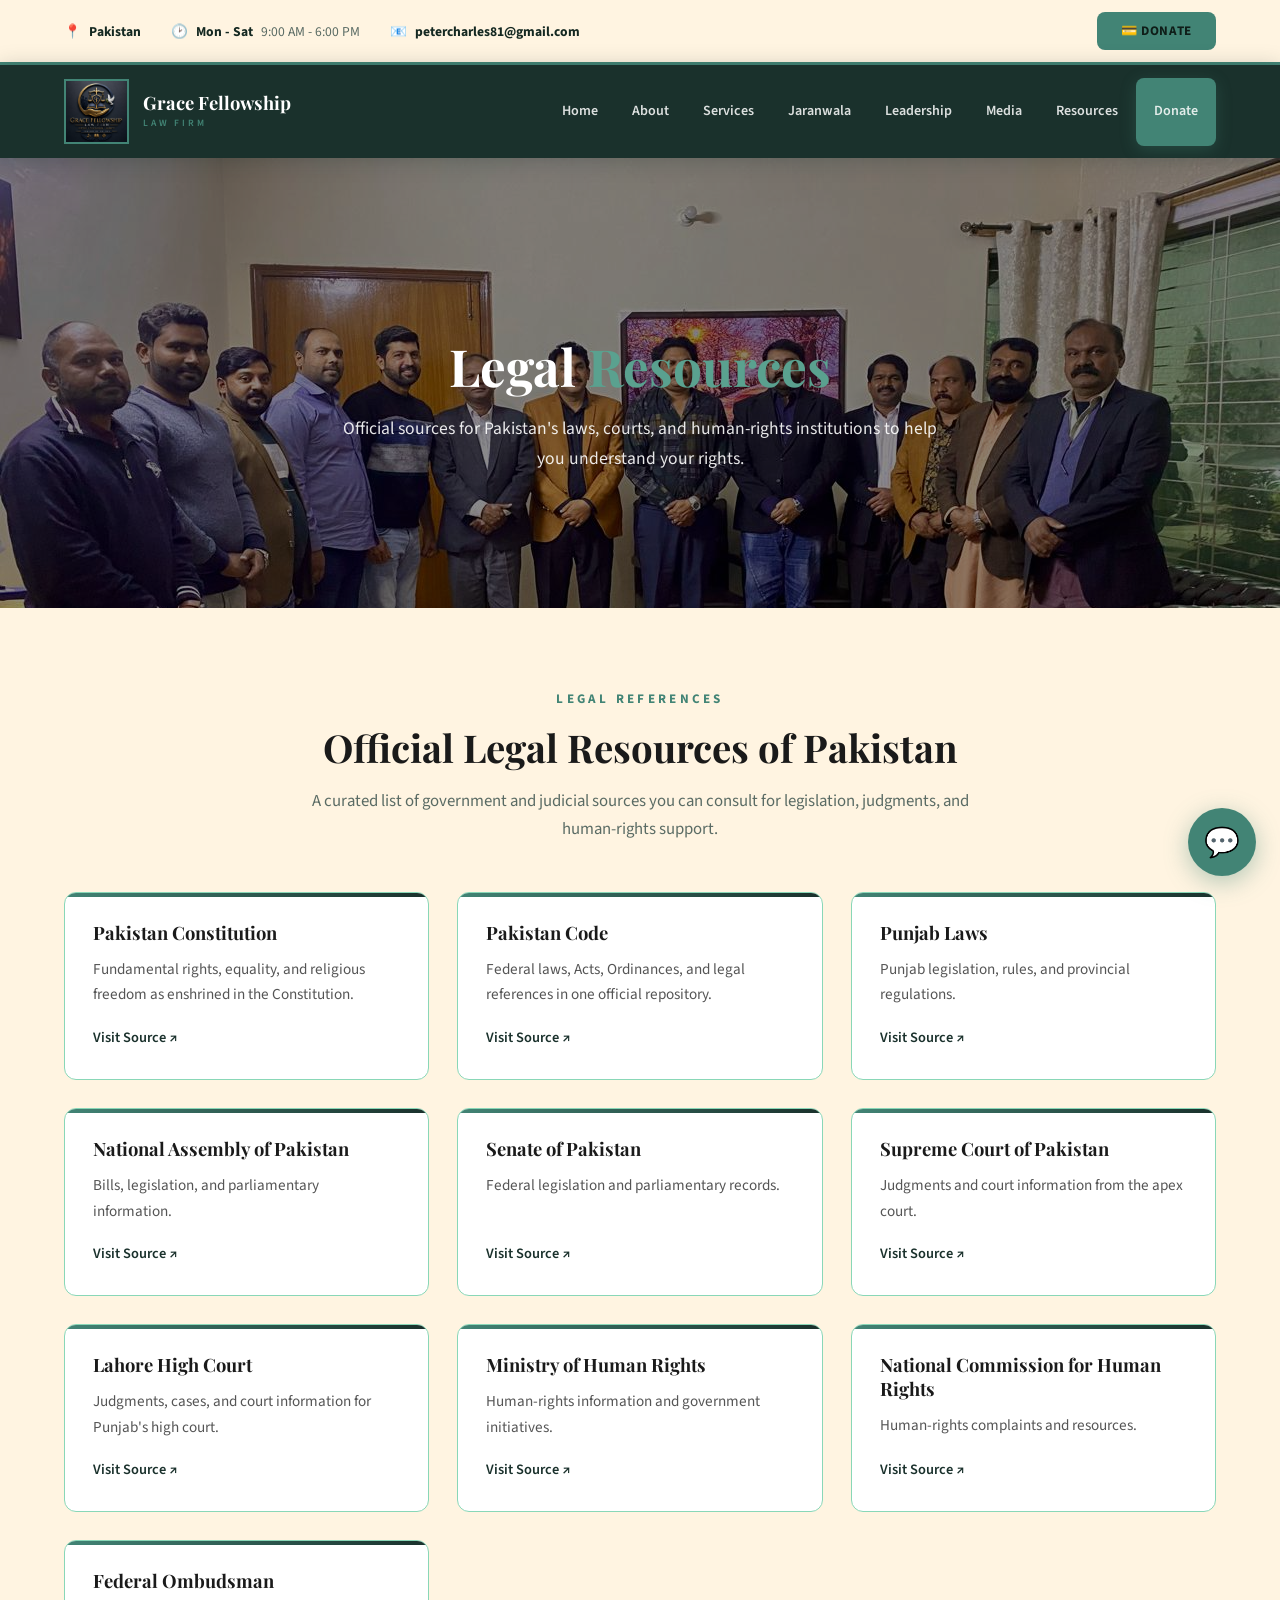
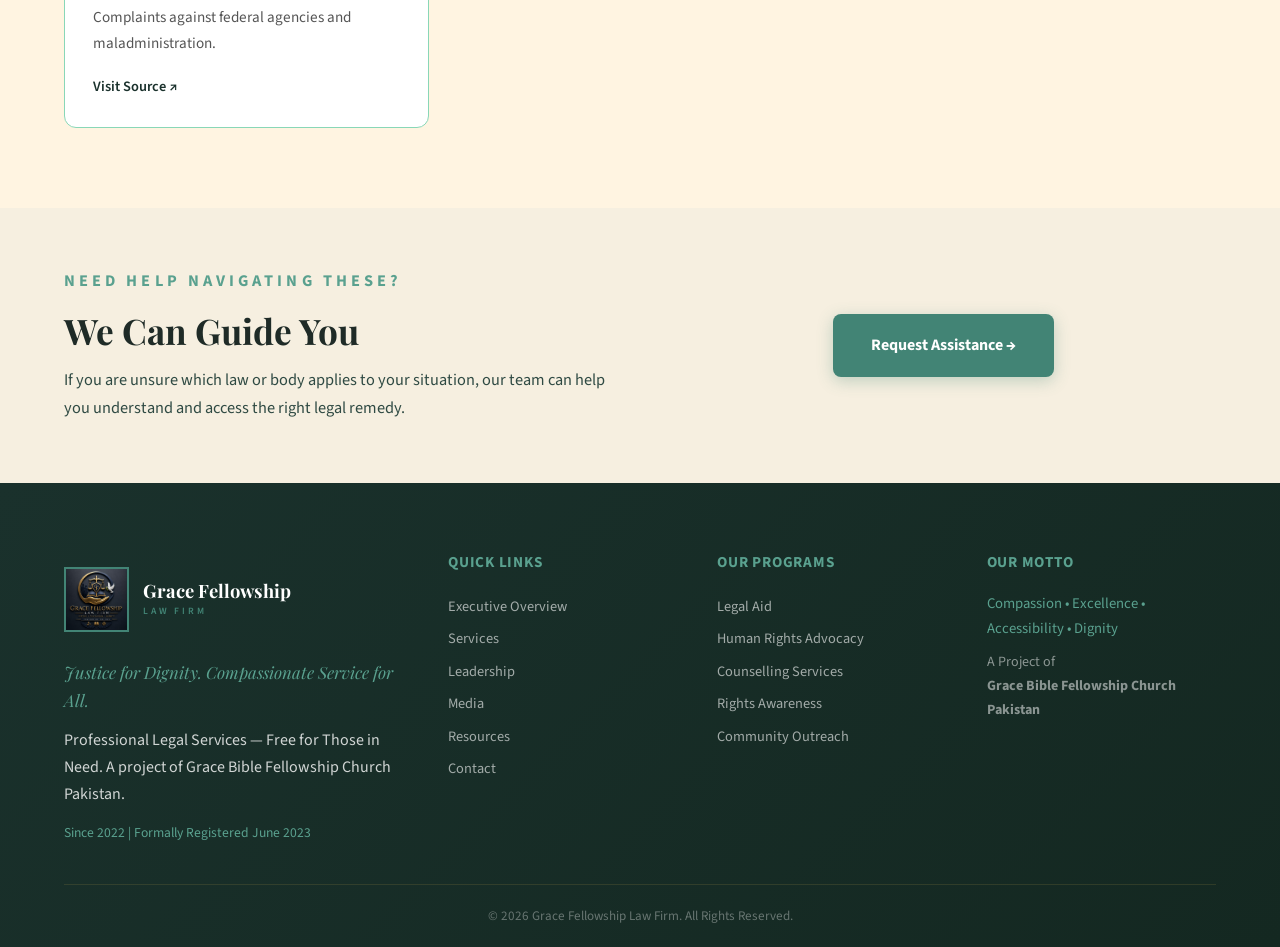
<file: resources.html>
<!DOCTYPE html>
<html lang="en">
<head>
<meta charset="UTF-8">
<meta name="viewport" content="width=device-width,initial-scale=1.0,viewport-fit=cover">
<title>Legal Resources | Grace Fellowship Law Firm</title>
<meta name="description" content="Official legal resources of Pakistan - Constitution, laws, courts, human-rights institutions and the Federal Ombudsman - curated by Grace Fellowship Law Firm.">
<link rel="preconnect" href="https://fonts.googleapis.com">
<link rel="preconnect" href="https://fonts.gstatic.com" crossorigin>
<link href="https://fonts.googleapis.com/css2?family=Playfair+Display:wght@500;600;700;800&family=Source+Sans+3:wght@300;400;500;600;700&display=swap" rel="stylesheet">
<link rel="stylesheet" href="styles.css?v=4">
</head>
<body>

<div class="top-bar">
  <div class="container top-bar-inner">
    <div class="top-bar-left">
      <span>&#128205; <strong>Pakistan</strong></span>
      <span>&#128337; <strong>Mon - Sat</strong> 9:00 AM - 6:00 PM</span>
      <span>&#128231; <strong>petercharles81@gmail.com</strong></span>
    </div>
    <div class="top-bar-right">
      <a href="donate.html" class="btn-donate">&#128179; DONATE</a>
    </div>
  </div>
</div>

<header class="navbar" id="navbar">
  <div class="container nav-inner">
    <a href="index.html" class="brand"><img src="images/Logo.png" alt="GFLF Logo" class="brand-mark" style="height:65px;border:2px solid #428475"><div class="brand-text"><strong>Grace Fellowship</strong><span>Law Firm</span></div></a>
    <nav class="nav-links" id="navLinks">
      <a href="index.html">Home</a><a href="about.html">About</a><a href="services.html">Services</a><a href="jaranwala.html">Jaranwala</a><a href="leadership.html">Leadership</a><a href="gallery.html">Media</a><a href="resources.html">Resources</a><a href="donate.html" class="btn btn-gold btn-sm">Donate</a>
    </nav>
    <button class="hamburger" id="hamburger" aria-label="Menu"><span></span><span></span><span></span></button>
  </div>
</header>

<section class="page-hero" style="background-image:url('images/Banner.jpeg');background-size:cover;background-position:center top">
  <div class="container">
    <h1>Legal <em>Resources</em></h1>
    <p class="hero-sub">Official sources for Pakistan's laws, courts, and human-rights institutions to help you understand your rights.</p>
  </div>
</section>

<section class="section">
  <div class="container">
    <div class="section-head reveal">
      <p class="section-eyebrow">Legal References</p>
      <h2 class="section-title">Official Legal Resources of Pakistan</h2>
      <p class="section-sub">A curated list of government and judicial sources you can consult for legislation, judgments, and human-rights support.</p>
    </div>
    <div class="cards-grid">
      <article class="resource-card reveal">
        <h3>Pakistan Constitution</h3>
        <p>Fundamental rights, equality, and religious freedom as enshrined in the Constitution.</p>
        <a class="res-link" href="https://na.gov.pk/" target="_blank" rel="noopener">Visit Source &#8599;</a>
      </article>
      <article class="resource-card reveal">
        <h3>Pakistan Code</h3>
        <p>Federal laws, Acts, Ordinances, and legal references in one official repository.</p>
        <a class="res-link" href="https://pakistancode.gov.pk/" target="_blank" rel="noopener">Visit Source &#8599;</a>
      </article>
      <article class="resource-card reveal">
        <h3>Punjab Laws</h3>
        <p>Punjab legislation, rules, and provincial regulations.</p>
        <a class="res-link" href="https://www.punjablaws.gov.pk/" target="_blank" rel="noopener">Visit Source &#8599;</a>
      </article>
      <article class="resource-card reveal">
        <h3>National Assembly of Pakistan</h3>
        <p>Bills, legislation, and parliamentary information.</p>
        <a class="res-link" href="https://na.gov.pk/" target="_blank" rel="noopener">Visit Source &#8599;</a>
      </article>
      <article class="resource-card reveal">
        <h3>Senate of Pakistan</h3>
        <p>Federal legislation and parliamentary records.</p>
        <a class="res-link" href="https://senate.gov.pk/" target="_blank" rel="noopener">Visit Source &#8599;</a>
      </article>
      <article class="resource-card reveal">
        <h3>Supreme Court of Pakistan</h3>
        <p>Judgments and court information from the apex court.</p>
        <a class="res-link" href="https://supremecourt.gov.pk/" target="_blank" rel="noopener">Visit Source &#8599;</a>
      </article>
      <article class="resource-card reveal">
        <h3>Lahore High Court</h3>
        <p>Judgments, cases, and court information for Punjab's high court.</p>
        <a class="res-link" href="https://lahorehighcourt.gov.pk/" target="_blank" rel="noopener">Visit Source &#8599;</a>
      </article>
      <article class="resource-card reveal">
        <h3>Ministry of Human Rights</h3>
        <p>Human-rights information and government initiatives.</p>
        <a class="res-link" href="https://www.mohr.gov.pk/" target="_blank" rel="noopener">Visit Source &#8599;</a>
      </article>
      <article class="resource-card reveal">
        <h3>National Commission for Human Rights</h3>
        <p>Human-rights complaints and resources.</p>
        <a class="res-link" href="https://nchr.gov.pk/" target="_blank" rel="noopener">Visit Source &#8599;</a>
      </article>
      <article class="resource-card reveal">
        <h3>Federal Ombudsman</h3>
        <p>Complaints against federal agencies and maladministration.</p>
        <a class="res-link" href="https://www.mofopp.gov.pk/" target="_blank" rel="noopener">Visit Source &#8599;</a>
      </article>
    </div>
  </div>
</section>

<section class="section cta-band">
  <div class="container cta-inner reveal">
    <div>
      <p class="section-eyebrow" style="color:var(--gold-light)">Need Help Navigating These?</p>
      <h2>We Can Guide You</h2>
      <p>If you are unsure which law or body applies to your situation, our team can help you understand and access the right legal remedy.</p>
    </div>
    <div style="text-align:center">
      <a href="contact.html" class="btn btn-gold btn-lg">Request Assistance &rarr;</a>
    </div>
  </div>
</section>

<footer class="footer">
  <div class="container footer-grid">
    <div><div class="brand brand-light"><img src="images/Logo.png" alt="GFLF Logo" class="brand-mark" style="height:65px;border:2px solid #428475"><div class="brand-text"><strong>Grace Fellowship</strong><span>Law Firm</span></div></div><p class="footer-tag">Justice for Dignity. Compassionate Service for All.</p><p>Professional Legal Services — Free for Those in Need. A project of Grace Bible Fellowship Church Pakistan.</p><p style="margin-top:12px;color:var(--gold-light);font-size:0.85rem">Since 2022 | Formally Registered June 2023</p></div>
    <div><h4>Quick Links</h4><a href="about.html">Executive Overview</a><a href="services.html">Services</a><a href="leadership.html">Leadership</a><a href="gallery.html">Media</a><a href="resources.html">Resources</a><a href="contact.html">Contact</a></div>
    <div><h4>Our Programs</h4><a href="services.html">Legal Aid</a><a href="services.html">Human Rights Advocacy</a><a href="services.html">Counselling Services</a><a href="services.html">Rights Awareness</a><a href="services.html">Community Outreach</a></div>
    <div><h4>Our Motto</h4><p class="footer-motto">Compassion &bull; Excellence &bull; Accessibility &bull; Dignity</p><p class="footer-church">A Project of<br><strong>Grace Bible Fellowship Church Pakistan</strong></p></div>
  </div>
  <div class="footer-bottom"><div class="container"><p>&copy; <span id="year"></span> Grace Fellowship Law Firm. All Rights Reserved.</p></div></div>
</footer>
<button id="toTop" aria-label="Back to top">&uarr;</button>
<script src="script.js?v=4"></script>
<script src="chatbot-widget.js?v=4"></script>

</body>
</html>
</file>
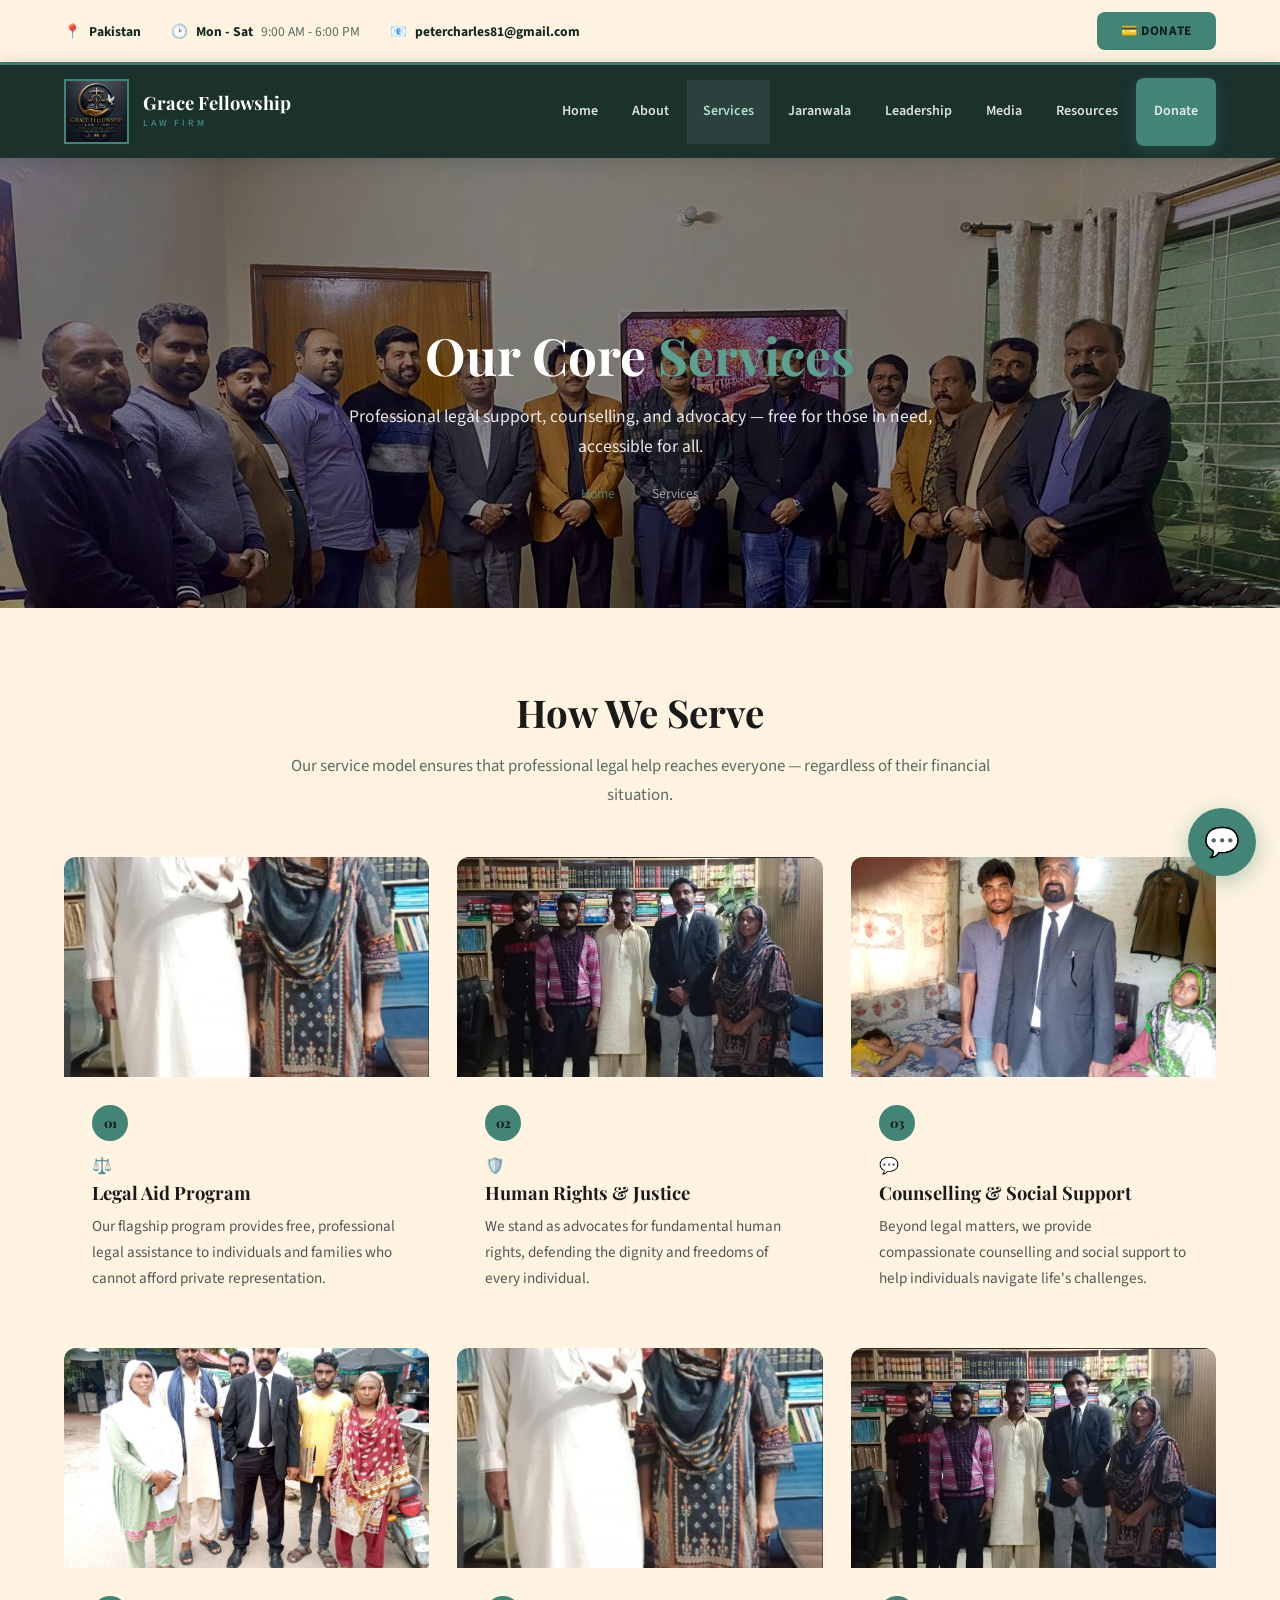
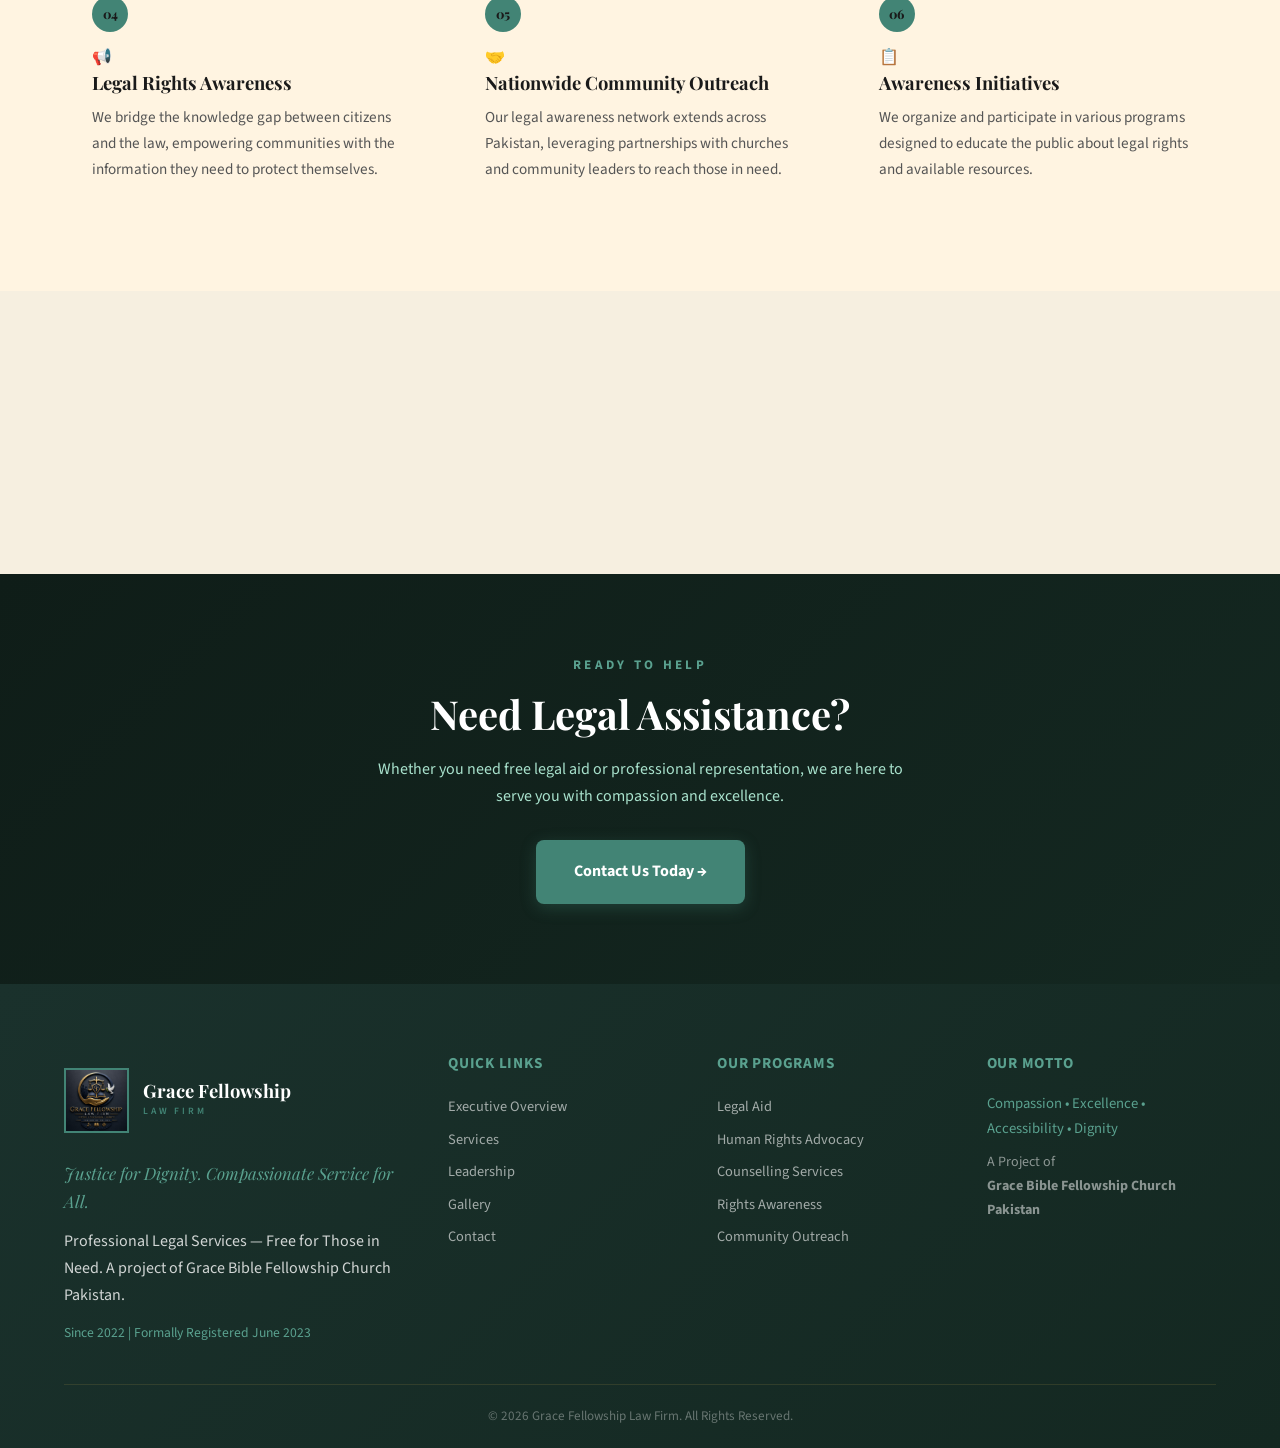
<file: services.html>
<!DOCTYPE html>
<html lang="en">
<head>
<meta charset="UTF-8">
<meta name="viewport" content="width=device-width,initial-scale=1.0,viewport-fit=cover">
<title>Services | Grace Fellowship Law Firm</title>
<meta name="description" content="Explore the comprehensive legal services offered by Grace Fellowship Law Firm, including legal aid, human rights advocacy, counselling, and community outreach.">
<link rel="preconnect" href="https://fonts.googleapis.com">
<link rel="preconnect" href="https://fonts.gstatic.com" crossorigin>
<link href="https://fonts.googleapis.com/css2?family=Playfair+Display:wght@500;600;700;800&family=Source+Sans+3:wght@300;400;500;600;700&display=swap" rel="stylesheet">
<link rel="stylesheet" href="styles.css?v=4">
</head>
<body>

<div class="top-bar">
  <div class="container top-bar-inner">
    <div class="top-bar-left">
      <span>&#128205; <strong>Pakistan</strong></span>
      <span>&#128337; <strong>Mon - Sat</strong> 9:00 AM - 6:00 PM</span>
      <span>&#128231; <strong>petercharles81@gmail.com</strong></span>
    </div>
    <div class="top-bar-right">
      <a href="donate.html" class="btn-donate">&#128179; DONATE</a>
    </div>
  </div>
</div>
<header class="navbar" id="navbar">
  <div class="container nav-inner">
    <a href="index.html" class="brand"><img src="images/Logo.png" alt="GFLF Logo" class="brand-mark" style="height:65px;border:2px solid #428475"><div class="brand-text"><strong>Grace Fellowship</strong><span>Law Firm</span></div></a>
    <nav class="nav-links" id="navLinks">
      <a href="index.html">Home</a><a href="about.html">About</a><a href="services.html" class="active">Services</a><a href="jaranwala.html">Jaranwala</a><a href="leadership.html">Leadership</a><a href="gallery.html">Media</a><a href="resources.html">Resources</a><a href="donate.html" class="btn btn-gold btn-sm">Donate</a>
    </nav>
    <button class="hamburger" id="hamburger" aria-label="Menu"><span></span><span></span><span></span></button>
  </div>
</header>

<section class="page-hero" style="background-image:url('images/Banner.jpeg');background-size:cover;background-position:center top">
  <div class="container">
    <h1>Our Core <em>Services</em></h1>
    <p class="hero-sub">Professional legal support, counselling, and advocacy — free for those in need, accessible for all.</p>
    <div class="hero-breadcrumb"><a href="index.html">Home</a><span class="sep">/</span><span>Services</span></div>
  </div>
</section>

<section class="section" style="background:transparent">
  <div class="container">
    <div class="section-head reveal">
      <h2 class="section-title">How We Serve</h2>
      <p class="section-sub">Our service model ensures that professional legal help reaches everyone — regardless of their financial situation.</p>
    </div>
    <div class="cards-grid stagger-children">
      <article class="service-card reveal">
        <img src="images/photos/Community .png" alt="Legal Aid" class="service-card-img">
        <div class="service-card-body">
          <div class="service-num">01</div>
          <div class="service-icon">&#9878;&#65039;</div>
          <h3>Legal Aid Program</h3>
          <p>Our flagship program provides free, professional legal assistance to individuals and families who cannot afford private representation.</p>
        </div>
      </article>
      <article class="service-card reveal">
        <img src="images/photos/Community 2.png" alt="Human Rights" class="service-card-img">
        <div class="service-card-body">
          <div class="service-num">02</div>
          <div class="service-icon">&#128737;&#65039;</div>
          <h3>Human Rights &amp; Justice</h3>
          <p>We stand as advocates for fundamental human rights, defending the dignity and freedoms of every individual.</p>
        </div>
      </article>
      <article class="service-card reveal">
        <img src="images/photos/Community 3.png" alt="Counselling" class="service-card-img">
        <div class="service-card-body">
          <div class="service-num">03</div>
          <div class="service-icon">&#128172;</div>
          <h3>Counselling &amp; Social Support</h3>
          <p>Beyond legal matters, we provide compassionate counselling and social support to help individuals navigate life's challenges.</p>
        </div>
      </article>
      <article class="service-card reveal">
        <img src="images/photos/Community 4.png" alt="Rights Awareness" class="service-card-img">
        <div class="service-card-body">
          <div class="service-num">04</div>
          <div class="service-icon">&#128226;</div>
          <h3>Legal Rights Awareness</h3>
          <p>We bridge the knowledge gap between citizens and the law, empowering communities with the information they need to protect themselves.</p>
        </div>
      </article>
      <article class="service-card reveal">
        <img src="images/photos/Community .png" alt="Community Outreach" class="service-card-img">
        <div class="service-card-body">
          <div class="service-num">05</div>
          <div class="service-icon">&#129309;</div>
          <h3>Nationwide Community Outreach</h3>
          <p>Our legal awareness network extends across Pakistan, leveraging partnerships with churches and community leaders to reach those in need.</p>
        </div>
      </article>
      <article class="service-card reveal">
        <img src="images/photos/Community 2.png" alt="Awareness Initiatives" class="service-card-img">
        <div class="service-card-body">
          <div class="service-num">06</div>
          <div class="service-icon">&#128203;</div>
          <h3>Awareness Initiatives</h3>
          <p>We organize and participate in various programs designed to educate the public about legal rights and available resources.</p>
        </div>
      </article>
    </div>
  </div>
</section>

<section class="section cta-band">
  <div class="container cta-inner reveal">
    <div>
      <h2>Who We Serve</h2>
      <p>Grace Fellowship Law Firm extends its services to all underserved and marginalized members of society, with a special focus on the most vulnerable.</p>
    </div>
    <ul class="cta-list">
      <li>Low-income families and individuals</li>
      <li>Women facing domestic violence or legal disputes</li>
      <li>Minor children in need of legal protection</li>
      <li>Religious minorities facing discrimination</li>
      <li>Elderly citizens with documentation needs</li>
      <li>Workers seeking justice for exploitation</li>
    </ul>
  </div>
</section>

<section class="section section-dark">
  <div class="container" style="text-align:center">
    <div class="reveal">
      <p class="section-eyebrow" style="color:var(--gold-light)">Ready to Help</p>
      <h2 style="color:var(--white);font-size:clamp(1.8rem,3.5vw,2.5rem);margin-bottom:16px">Need Legal Assistance?</h2>
      <p style="color:var(--sage-light);max-width:550px;margin:0 auto 30px">Whether you need free legal aid or professional representation, we are here to serve you with compassion and excellence.</p>
      <a href="contact.html" class="btn btn-gold btn-lg">Contact Us Today &rarr;</a>
    </div>
  </div>
</section>

<footer class="footer">
  <div class="container footer-grid">
    <div><div class="brand brand-light"><img src="images/Logo.png" alt="GFLF Logo" class="brand-mark" style="height:65px;border:2px solid #428475"><div class="brand-text"><strong>Grace Fellowship</strong><span>Law Firm</span></div></div><p class="footer-tag">Justice for Dignity. Compassionate Service for All.</p><p>Professional Legal Services — Free for Those in Need. A project of Grace Bible Fellowship Church Pakistan.</p><p style="margin-top:12px;color:var(--gold-light);font-size:0.85rem">Since 2022 | Formally Registered June 2023</p></div>
    <div><h4>Quick Links</h4><a href="about.html">Executive Overview</a><a href="services.html">Services</a><a href="leadership.html">Leadership</a><a href="gallery.html">Gallery</a><a href="contact.html">Contact</a></div>
    <div><h4>Our Programs</h4><a href="services.html">Legal Aid</a><a href="services.html">Human Rights Advocacy</a><a href="services.html">Counselling Services</a><a href="services.html">Rights Awareness</a><a href="services.html">Community Outreach</a></div>
    <div><h4>Our Motto</h4><p class="footer-motto">Compassion &bull; Excellence &bull; Accessibility &bull; Dignity</p><p class="footer-church">A Project of<br><strong>Grace Bible Fellowship Church Pakistan</strong></p></div>
  </div>
  <div class="footer-bottom"><div class="container"><p>&copy; <span id="year"></span> Grace Fellowship Law Firm. All Rights Reserved.</p></div></div>
</footer>
<button id="toTop" aria-label="Back to top">&uarr;</button>
<script src="script.js?v=4"></script>
<script src="chatbot-widget.js?v=4"></script>

</body>
</html>
</file>
<file: styles.css>
:root{--taupe:#1A312C;--taupe-dark:#142821;--taupe-deep:#0f1d18;--taupe-light:#2f4a43;--sage:#89D7B7;--sage-light:#a9e2cd;--accent:#428475;--gold:#428475;--gold-light:#5aa18f;--white:#ffffff;--cream:#FFF4E1;--off-white:#FFF4E1;--light-bg:#f6efe0;--text:#1f2b27;--muted:#5a6b64;--shadow-sm:0 2px 8px rgba(0,0,0,.05);--shadow:0 4px 20px rgba(0,0,0,.07);--shadow-lg:0 10px 40px rgba(0,0,0,.1);--radius:8px;--radius-sm:4px;--radius-lg:12px;--transition:all .3s ease}
*,*::before,*::after{margin:0;padding:0;box-sizing:border-box}html{scroll-behavior:smooth}
body{font-family:'Source Sans 3','Segoe UI',sans-serif;color:var(--text);background:#FFF4E1;line-height:1.7;overflow-x:hidden;-webkit-font-smoothing:antialyased}
h1,h2,h3,h4{font-family:'Playfair Display',Georgia,serif;color:#1a1a1a;line-height:1.3}
img{max-width:100%;display:block}a{text-decoration:none;color:inherit}ul{list-style:none}
.container{width:min(1200px,90%);margin:0 auto}

/* Top Bar */
.top-bar{background:#FFF4E1;padding:12px 0;font-size:.85rem;border-bottom:3px solid var(--accent);position:relative;z-index:100}
.top-bar-inner{display:flex;align-items:center;justify-content:space-between;flex-wrap:wrap;gap:12px}
.top-bar-left{display:flex;align-items:center;gap:30px;color:var(--muted)}
.top-bar-left span{display:flex;align-items:center;gap:8px}
.top-bar-left strong{color:var(--taupe-dark)}
.top-bar-right{display:flex;align-items:center;gap:16px}
.top-bar-right .btn-donate{background:var(--gold);color:var(--taupe-deep);padding:8px 24px;border-radius:var(--radius);font-weight:700;font-size:.82rem;letter-spacing:.05em;transition:var(--transition);border:none}
.top-bar-right .btn-donate:hover{transform:translateY(-2px);box-shadow:0 4px 16px rgba(201,168,76,.3)}

/* Navbar */
.navbar{background:#1A312C;padding:0;position:sticky;top:0;z-index:1000;box-shadow:0 2px 20px rgba(26,49,44,.25)}
.nav-inner{display:flex;align-items:center;justify-content:space-between}
.brand{display:flex;align-items:center;gap:14px;padding:14px 0}
.brand-mark{height:50px;width:auto;transition:var(--transition);display:block}
.brand:hover .brand-mark{transform:rotate(-5deg) scale(1.05)}
.brand-text{line-height:1.1}.brand-text strong{display:block;font-family:'Playfair Display',serif;font-size:1.15rem;color:var(--white)}
.brand-text span{font-size:.6rem;letter-spacing:.3em;text-transform:uppercase;color:var(--gold);font-weight:600}
.nav-links{display:flex;align-items:center;gap:2px}
.nav-links a{font-weight:600;font-size:.88rem;color:rgba(255,255,255,.85);padding:20px 16px;transition:var(--transition);white-space:nowrap}
.nav-links a:hover,.nav-links a.active{color:var(--sage-light);background:rgba(255,255,255,.08)}
.hamburger{display:none;background:none;border:none;cursor:pointer;padding:6px}
.hamburger span{display:block;width:26px;height:2.5px;background:var(--white);margin:5px 0;border-radius:2px;transition:var(--transition)}
.hamburger.active span:nth-child(1){transform:rotate(45deg) translate(5px,5px)}
.hamburger.active span:nth-child(2){opacity:0}
.hamburger.active span:nth-child(3){transform:rotate(-45deg) translate(5px,-5px)}

/* Buttons */
.btn{display:inline-flex;align-items:center;gap:8px;padding:14px 32px;font-weight:700;font-size:.92rem;border-radius:var(--radius);cursor:pointer;border:2px solid transparent;transition:var(--transition);font-family:inherit}
.btn-gold{background:var(--accent);color:var(--white);box-shadow:0 4px 16px rgba(66,132,117,.3)}
.btn-gold:hover{transform:translateY(-2px);box-shadow:0 6px 24px rgba(66,132,117,.4)}
.btn-maroon{background:var(--taupe);color:var(--white);box-shadow:0 4px 16px rgba(26,49,44,.25)}
.btn-maroon:hover{transform:translateY(-2px);box-shadow:0 6px 24px rgba(26,49,44,.3)}
.btn-outline{border-color:var(--taupe);color:var(--taupe);background:transparent}
.btn-outline:hover{background:var(--taupe);color:var(--white);transform:translateY(-2px)}
.btn-sm{padding:10px 22px;font-size:.85rem}.btn-lg{padding:16px 36px;font-size:1rem}

/* Hero Slider */
.hero-slider{position:relative;width:100%;height:100vh;overflow:hidden}
.hero-slide{position:absolute;inset:0;opacity:0;transition:opacity 1s ease;display:flex;align-items:center;justify-content:center}
.hero-slide.active{opacity:1;z-index:1}
.hero-slide-bg{position:absolute;inset:0;background-size:cover;background-position:center}
.hero-slide-overlay{position:absolute;inset:0;background:linear-gradient(135deg,rgba(15,29,24,.5),rgba(26,49,44,.4) 40%,rgba(26,49,44,.35))}
.hero-slide-content{position:relative;z-index:2;text-align:center;max-width:900px;padding:0 20px}
.hero-slide-content .hero-eyebrow{color:var(--gold-light);text-transform:uppercase;letter-spacing:.4em;font-size:.85rem;font-weight:700;margin-bottom:20px}
.hero-slide-content h1{color:#ffffff;font-size:clamp(2.8rem,6vw,4.5rem);font-weight:800;margin-bottom:22px}
.hero-slide-content h1 em{color:var(--gold-light);font-style:italic}
.hero-slide-content p{color:rgba(255,255,255,.85);font-size:1.2rem;max-width:650px;margin:0 auto 36px;line-height:1.7}
.hero-slide-content .hero-actions{display:flex;gap:18px;justify-content:center;flex-wrap:wrap}
.hero-dots{position:absolute;bottom:40px;left:50%;transform:translateX(-50%);z-index:10;display:flex;gap:12px}
.hero-dot{width:14px;height:14px;border-radius:50%;border:2px solid var(--gold);background:transparent;cursor:pointer;transition:var(--transition)}
.hero-dot.active{background:var(--gold);transform:scale(1.2)}
.hero-arrows{position:absolute;top:50%;left:0;right:0;z-index:10;display:flex;justify-content:space-between;padding:0 30px;transform:translateY(-50%);pointer-events:none}
.hero-arrow{width:50px;height:50px;border-radius:50%;background:rgba(61,43,31,.6);border:2px solid rgba(201,168,76,.3);color:var(--gold-light);display:flex;align-items:center;justify-content:center;cursor:pointer;transition:var(--transition);pointer-events:all;font-size:1.2rem}
.hero-arrow:hover{background:var(--taupe);border-color:var(--gold)}

/* Page Hero */
.page-hero{position:relative;background:linear-gradient(135deg,#1A312C,#2f4a43 50%,#142821);padding:100px 0 80px;text-align:center;overflow:hidden}
.page-hero::before{content:'';position:absolute;inset:0;background:rgba(0,0,0,.3)}
.page-hero h1{color:#ffffff;font-size:clamp(2.2rem,5vw,3.5rem);margin-bottom:12px;position:relative}
.page-hero h1 em{color:var(--gold-light);font-style:italic}
.hero-sub{color:rgba(255,255,255,.8);font-size:1.1rem;max-width:600px;margin:0 auto;position:relative}
.hero-breadcrumb{margin-top:20px;display:flex;align-items:center;justify-content:center;gap:8px;font-size:.85rem;position:relative}
.hero-breadcrumb a{color:var(--gold-light);opacity:.7;transition:opacity .3s}.hero-breadcrumb a:hover{opacity:1}
.hero-breadcrumb span{color:rgba(255,255,255,.6)}.hero-breadcrumb .sep{color:var(--gold);opacity:.5}

/* Sections */
.section{padding:80px 0;position:relative}
.section-alt{background:#f6efe0}
.section-dark{background:linear-gradient(135deg,var(--taupe-deep),var(--taupe-dark));color:var(--white)}
.section-dark h2,.section-dark h3{color:var(--white)}
.section-head{text-align:center;max-width:700px;margin:0 auto 48px}
.section-eyebrow{color:var(--gold);text-transform:uppercase;letter-spacing:.25em;font-weight:700;font-size:.82rem;margin-bottom:12px}
.section-title{font-size:clamp(1.8rem,3.5vw,2.4rem);margin-bottom:14px}
.section-sub{color:var(--muted);font-size:1.05rem}

/* About Grid */
.about-grid{display:grid;grid-template-columns:1fr 1fr;gap:60px;align-items:center}
.about-text .lead{font-size:1.1rem;color:#1a1a1a;margin-bottom:16px;font-weight:600}
.about-text p{color:#444444;margin-bottom:16px}
.about-img{border-radius:var(--radius-lg);overflow:hidden;box-shadow:var(--shadow-lg)}
.about-img img{width:100%;height:auto;display:block}

/* Core Values List */
.values-list{display:grid;gap:16px}
.values-list li{display:flex;align-items:flex-start;gap:14px;padding:18px 24px;background:#FFFFFF;border-radius:var(--radius);border:1px solid var(--sage);transition:var(--transition);color:#333333;font-weight:500}
.values-list li:hover{transform:translateX(6px);box-shadow:var(--shadow-sm);border-color:var(--gold)}
.values-list li::before{content:'?';background:var(--gold);color:#1a1a1a;min-width:28px;height:28px;display:flex;align-items:center;justify-content:center;border-radius:50%;font-weight:800;font-size:.8rem}

/* Vision Mission Cards */
.vm-grid{display:grid;grid-template-columns:1fr 1fr;gap:30px}
.vm-card{background:#FFFFFF;border:1px solid var(--sage);border-radius:var(--radius-lg);padding:40px 36px;transition:var(--transition);position:relative;overflow:hidden}
.vm-card::before{content:'';position:absolute;top:0;left:0;right:0;height:4px;background:linear-gradient(90deg,var(--gold),var(--taupe))}
.vm-card:hover{transform:translateY(-4px);box-shadow:var(--shadow)}
.vm-card h3{font-size:1.4rem;margin-bottom:16px;color:#1a1a1a}
.vm-card p{color:#444444;font-size:1.05rem;line-height:1.8}

/* Statement of Faith */
.statement-list{counter-reset:statement}
.statement-list li{counter-increment:statement;display:flex;align-items:flex-start;gap:16px;padding:20px 0;border-bottom:1px solid var(--sage);font-size:1rem;color:#444444;line-height:1.7}
.statement-list li::before{content:counter(statement);background:var(--taupe);color:#ffffff;min-width:32px;height:32px;display:flex;align-items:center;justify-content:center;border-radius:50%;font-weight:700;font-size:.85rem;font-family:'Playfair Display',serif}
.statement-list li:last-child{border-bottom:none}

/* Core Values Grid */
.core-values-grid{display:grid;grid-template-columns:repeat(3,1fr);gap:30px}
.core-value-card{background:#FFFFFF;border:1px solid var(--sage);border-radius:var(--radius-lg);padding:40px 32px;text-align:center;transition:var(--transition);position:relative;overflow:hidden}
.core-value-card::before{content:'';position:absolute;top:0;left:0;right:0;height:4px;background:linear-gradient(90deg,var(--gold),var(--taupe));transform:scaleX(0);transition:transform .4s;transform-origin:left}
.core-value-card:hover::before{transform:scaleX(1)}
.core-value-card:hover{transform:translateY(-6px);box-shadow:var(--shadow-lg)}
.core-value-icon{width:70px;height:70px;background:var(--taupe);color:var(--gold-light);display:flex;align-items:center;justify-content:center;font-size:1.6rem;border-radius:50%;margin:0 auto 20px;border:3px solid var(--gold)}
.core-value-card h3{font-size:1.3rem;margin-bottom:14px;color:#1a1a1a}
.core-value-card p{color:#555555;font-size:1rem;line-height:1.7}
.practice-list{text-align:left;list-style:none;padding:0;margin:0}
.practice-list li{display:flex;align-items:center;gap:10px;padding:8px 0;color:#555555;font-size:.95rem;border-bottom:1px solid #f0f0f0}
.practice-list li:last-child{border-bottom:none}
.practice-list li::before{content:'?';color:var(--gold);font-weight:700;font-size:.9rem}

/* Donate Home */
.donate-home-grid{display:grid;grid-template-columns:1fr 1fr;gap:50px;align-items:start}
.donate-home-text h3{font-size:1.4rem;margin-bottom:14px;color:#1a1a1a}
.donate-home-text p{color:#555555;margin-bottom:16px;line-height:1.7}
.donate-home-list{list-style:none;padding:0;margin:0 0 20px}
.donate-home-list li{display:flex;align-items:center;gap:10px;padding:8px 0;color:#444444;font-size:.95rem}
.donate-home-list li::before{content:'?';color:var(--gold);font-weight:700}
.donate-home-card{background:#FFFFFF;border:1px solid var(--sage);border-radius:var(--radius-lg);padding:36px;box-shadow:var(--shadow)}
.donate-home-card h3{font-size:1.25rem;margin-bottom:8px;color:#1a1a1a}
.donate-home-card>p{color:#555555;font-size:.95rem;margin-bottom:18px}

/* CTA Band */
.cta-band{background:#f6efe0;color:#1f2b27;padding:60px 0}
.cta-inner{display:grid;grid-template-columns:1fr 1fr;gap:60px;align-items:center}
.cta-inner h2{color:#1f2b27;font-size:clamp(1.8rem,3vw,2.2rem);margin-bottom:14px}
.cta-inner p{color:#2f4a43;font-size:1.02rem}

/* Stats */
.stats-grid{display:grid;grid-template-columns:repeat(4,1fr);gap:30px;text-align:center}
.stat-num,.stat-word{font-family:'Playfair Display',serif;font-size:2.8rem;font-weight:800;line-height:1;color:var(--gold)}
.stat p{color:var(--text);font-weight:700;font-size:.8rem;letter-spacing:.08em;text-transform:uppercase;margin-top:8px}
.stat-icon-wrap{width:56px;height:56px;margin:0 auto 14px;background:rgba(137,215,183,.14);border:1px solid rgba(137,215,183,.35);border-radius:50%;display:flex;align-items:center;justify-content:center;color:var(--sage);transition:var(--transition)}
.stat:hover .stat-icon-wrap{background:var(--gold);color:var(--taupe-deep);transform:scale(1.1);border-color:var(--gold)}
.stats-band{background:var(--taupe);color:var(--white);padding:0}
.stats-band .stats-grid{padding:50px 0}
.stats-band .stat-num,.stats-band .stat-word{color:var(--sage-light)}
.stats-band .stat p{color:rgba(255,255,255,.8)}
.stats-band .stat-icon-wrap{background:rgba(137,215,183,.14);border:1px solid rgba(137,215,183,.35);color:var(--sage)}
.stats-band .stat:hover .stat-icon-wrap{background:var(--sage);color:var(--taupe-deep);border-color:var(--sage)}

/* Resources */
.resource-card{background:var(--white);border:1px solid var(--sage);border-radius:var(--radius-lg);padding:28px;transition:var(--transition);display:flex;flex-direction:column;gap:12px;position:relative;overflow:hidden}
.resource-card::before{content:'';position:absolute;top:0;left:0;right:0;height:4px;background:linear-gradient(90deg,var(--gold),var(--taupe))}
.resource-card:hover{transform:translateY(-4px);box-shadow:var(--shadow);border-color:var(--gold)}
.resource-card h3{font-size:1.15rem;color:#1a1a1a;margin:0}
.resource-card p{color:#555;font-size:.95rem;flex:1}
.resource-card .res-link{display:inline-flex;align-items:center;gap:6px;color:var(--taupe);font-weight:600;font-size:.9rem;text-decoration:none;margin-top:6px;transition:color .3s}
.resource-card .res-link:hover{color:var(--gold)}

/* Cards Grid */
.cards-grid{display:grid;grid-template-columns:repeat(auto-fit,minmax(320px,1fr));gap:28px}
.service-card{background:transparent;border:none;border-radius:var(--radius-lg);overflow:hidden;transition:var(--transition)}
.service-card:hover{transform:translateY(-6px);box-shadow:var(--shadow-lg)}
.service-card-img{width:100%;height:220px;object-fit:cover}
.service-card-body{padding:28px}
.service-num{display:inline-block;background:var(--gold);color:#1a1a1a;min-width:36px;height:36px;text-align:center;line-height:36px;font-weight:800;font-size:.8rem;border-radius:50%;font-family:'Playfair Display',serif;margin-bottom:12px}
.service-card h3{font-size:1.15rem;margin-bottom:10px;color:#1a1a1a}
.service-card p{color:#555555;font-size:.95rem}

/* Chairman */
.chairman-section{display:grid;grid-template-columns:1fr 1fr;gap:60px;align-items:center}
.chairman-img{width:100%;aspect-ratio:3/4;object-fit:cover;border-radius:var(--radius-lg);border:4px solid var(--gold);box-shadow:var(--shadow-lg)}
.chairman-text .team-badge{display:inline-block;background:var(--taupe);color:var(--gold-light);padding:6px 18px;border-radius:999px;font-size:.78rem;font-weight:700;letter-spacing:.08em;text-transform:uppercase;margin-bottom:16px}
.chairman-text h2{font-size:clamp(2rem,4vw,2.6rem);margin-bottom:8px;color:#1a1a1a}
.chairman-text .role{color:var(--gold);font-weight:700;font-size:.95rem;text-transform:uppercase;letter-spacing:.1em;margin-bottom:20px;display:block}
.chairman-text p{color:#555555;font-size:1.02rem;margin-bottom:14px;line-height:1.8}
.chairman-text blockquote{border-left:4px solid var(--gold);background:var(--cream);padding:20px 24px;margin-top:20px;font-family:'Playfair Display',serif;font-size:1.05rem;font-style:italic;color:#1a1a1a;border-radius:0 var(--radius) var(--radius) 0}

/* Split Grid */
.split-grid{display:grid;grid-template-columns:1fr 1fr;gap:60px;align-items:center}

/* Message Box */
.message-box{background:linear-gradient(135deg,#1A312C,#2f4a43);color:#ffffff;padding:40px;border-radius:var(--radius-lg);position:relative;overflow:hidden}
.message-box::before{content:'';position:absolute;top:-50%;right:-50%;width:200px;height:200px;background:radial-gradient(circle,rgba(201,168,76,.1),transparent);border-radius:50%}
.message-box h3{color:var(--gold-light);font-size:1.3rem;margin-bottom:14px}
.message-quote{font-family:'Playfair Display',serif;font-size:1.3rem;line-height:1.6;margin-bottom:14px;color:#ffffff}

/* Video */
.video-wrapper{position:relative;border-radius:var(--radius-lg);overflow:hidden;box-shadow:var(--shadow-lg);border:3px solid rgba(201,168,76,.2);transition:var(--transition)}
.video-wrapper:hover{transform:translateY(-4px);box-shadow:0 12px 40px rgba(0,0,0,.15);border-color:var(--gold)}
.video-container{position:relative;padding-bottom:56.25%;height:0;overflow:hidden}
.video-container iframe{position:absolute;top:0;left:0;width:100%;height:100%;border:0}

/* Donate */
.donate-section{background:linear-gradient(135deg,#1A312C,#2f4a43 50%,#142821);position:relative;overflow:hidden}
.donate-section::before{content:'';position:absolute;inset:0;background:radial-gradient(circle at 80% 20%,rgba(201,168,76,.08),transparent 50%)}
.donate-inner{display:grid;grid-template-columns:1fr 1fr;gap:60px;align-items:center;position:relative;z-index:1}
.donate-content h2{color:#ffffff;font-size:clamp(1.8rem,3.5vw,2.4rem);margin-bottom:14px}
.donate-card{background:var(--white);border-radius:var(--radius-lg);padding:36px;box-shadow:var(--shadow-lg)}
.donate-card h3{font-size:1.25rem;margin-bottom:8px;color:#1a1a1a}
.donate-card>p{color:#555555;font-size:.95rem;margin-bottom:18px}
.donate-amounts{display:grid;grid-template-columns:repeat(2,1fr);gap:10px;margin-bottom:22px}
.donate-amt{padding:14px;border:2px solid #e8e8e8;border-radius:var(--radius);text-align:center;font-weight:700;cursor:pointer;transition:var(--transition)}
.donate-amt:hover,.donate-amt.active{border-color:var(--gold);background:var(--gold-pale);color:var(--taupe-dark)}
.donate-methods{margin-top:14px;text-align:center}
.donate-methods p{color:var(--muted);font-size:.85rem;margin-bottom:6px}
.donate-methods a{color:var(--taupe);font-weight:600;font-size:.9rem}

/* Footer */
.footer{background:linear-gradient(135deg,#1A312C,#142821);color:rgba(255,255,255,.8);padding:70px 0 0}
.footer-grid{display:grid;grid-template-columns:1.5fr 1fr 1fr 1fr;gap:40px;padding-bottom:40px;border-bottom:1px solid rgba(201,168,76,.15)}
.footer-grid h4{color:var(--gold-light);font-size:.95rem;margin-bottom:18px;font-family:'Source Sans 3',sans-serif;letter-spacing:.05em;text-transform:uppercase}
.footer-grid a{display:block;padding:4px 0;color:rgba(255,255,255,.6);font-size:.9rem;transition:color .3s}
.footer-grid a:hover{color:var(--gold-light)}
.footer-tag{color:var(--gold-light);font-family:'Playfair Display',serif;font-size:1.05rem;font-style:italic;margin:12px 0}
.footer-motto{color:var(--gold-light);font-size:.92rem;margin-bottom:10px}
.footer-church{font-size:.88rem;color:rgba(255,255,255,.5)}
.brand-light .brand-text strong{color:var(--white)}
.brand-light .brand-mark{height:40px}
.footer-bottom{padding:20px 0;text-align:center;font-size:.82rem;color:rgba(255,255,255,.35)}

/* Gallery */
.gallery-grid{display:grid;grid-template-columns:repeat(4,1fr);gap:16px;grid-auto-rows:220px}
.gallery-item{position:relative;border-radius:var(--radius);overflow:hidden;cursor:pointer;border:1px solid var(--sage)}
.gallery-item img{width:100%;height:100%;object-fit:cover;display:block;transition:transform .5s}
.gallery-item:hover img{transform:scale(1.08)}
.gallery-overlay{position:absolute;inset:0;background:linear-gradient(to top,rgba(26,49,44,.85),transparent 60%);display:flex;flex-direction:column;justify-content:flex-end;padding:16px;opacity:0;transition:opacity .4s}
.gallery-item:hover .gallery-overlay{opacity:1}
.gallery-overlay h4{color:#ffffff;font-size:.95rem;margin-bottom:2px}
.gallery-overlay p{color:var(--gold-light);font-size:.75rem;text-transform:uppercase;letter-spacing:.06em}
.gallery-zoom{position:absolute;top:50%;left:50%;transform:translate(-50%,-50%) scale(0);width:44px;height:44px;background:rgba(255,255,255,.9);border-radius:50%;display:flex;align-items:center;justify-content:center;font-size:1.2rem;transition:transform .4s;z-index:2}
.gallery-item:hover .gallery-zoom{transform:translate(-50%,-50%) scale(1)}
.gallery-cat{display:inline-flex;align-items:center;gap:6px;padding:4px 12px;border-radius:999px;font-size:.72rem;font-weight:700;text-transform:uppercase;letter-spacing:.05em;margin-bottom:8px}
.gallery-cat-community{background:#e8f5e9;color:#2e7d32}
.gallery-cat-report{background:#fff3e0;color:#e65100}
.gallery-cat-document{background:#e3f2fd;color:#1565c0}
.gallery-cat-license{background:#fce4ec;color:#c62828}

/* Lightbox */
.lightbox{position:fixed;inset:0;background:rgba(0,0,0,.92);z-index:9999;display:none;align-items:center;justify-content:center;flex-direction:column}
.lightbox.active{display:flex}
.lightbox-inner{position:relative;max-width:900px;width:90%;text-align:center}
.lightbox-img{width:100%;max-height:80vh;object-fit:contain;border-radius:var(--radius)}
.lightbox-caption{color:rgba(255,255,255,.8);margin-top:12px;font-size:.95rem}
.lightbox-close{position:absolute;top:-40px;right:0;background:none;border:none;color:#ffffff;font-size:2rem;cursor:pointer}
.lightbox-nav{position:absolute;top:50%;transform:translateY(-50%);background:rgba(255,255,255,.15);border:none;color:#ffffff;font-size:2rem;width:50px;height:50px;border-radius:50%;cursor:pointer;display:flex;align-items:center;justify-content:center;transition:background .3s}
.lightbox-nav:hover{background:rgba(255,255,255,.3)}
.lightbox-prev{left:-60px}
.lightbox-next{right:-60px}

/* ===== UNIQUE CREATIVE ELEMENTS ===== */

/* Wave Divider */
.wave-divider{position:relative;width:100%;overflow:hidden;line-height:0;margin-top:-1px}
.wave-divider svg{display:block;width:100%;height:60px}

/* Pattern Background */
.pattern-bg{position:relative}
.pattern-bg::before{content:'';position:absolute;inset:0;background-image:radial-gradient(circle at 2px 2px,rgba(201,168,76,.07) 1px,transparent 1px);background-size:32px 32px;pointer-events:none;z-index:0}

/* Diagonal Strip */
.diagonal-strip{position:relative;overflow:hidden}
.diagonal-strip::before{content:'';position:absolute;top:-50%;left:-10%;width:120%;height:200%;background:repeating-linear-gradient(45deg,transparent,transparent 40px,rgba(201,168,76,.03) 40px,rgba(201,168,76,.03) 80px);pointer-events:none}

/* Marbled Card */
.marbled-card{background:linear-gradient(135deg,#FFFFFF 0%,#FAF6EF 30%,#f6efe0 60%,#FFFFFF 100%);border:1px solid var(--sage);border-radius:var(--radius-lg);position:relative;overflow:hidden}
.marbled-card::after{content:'';position:absolute;top:0;right:0;width:120px;height:120px;background:radial-gradient(circle at top right,rgba(201,168,76,.1),transparent 70%);pointer-events:none}

/* Accent Line */
.accent-line{position:relative;padding-left:24px}
.accent-line::before{content:'';position:absolute;left:0;top:4px;width:4px;height:calc(100% - 8px);background:linear-gradient(to bottom,var(--gold),var(--taupe));border-radius:2px}

/* Decorative Corner */
.deco-corner{position:relative}
.deco-corner::before,.deco-corner::after{content:'';position:absolute;width:40px;height:40px;border:3px solid var(--gold);pointer-events:none}
.deco-corner::before{top:0;left:0;border-right:none;border-bottom:none;border-radius:4px 0 0 0}
.deco-corner::after{bottom:0;right:0;border-left:none;border-top:none;border-radius:0 0 4px 0}

/* Floating Badge */
.float-badge{position:absolute;background:var(--gold);color:var(--taupe-deep);font-weight:800;font-size:.82rem;padding:8px 20px;border-radius:999px;box-shadow:0 6px 20px rgba(201,168,76,.3);z-index:3;letter-spacing:.03em}

/* Creative Section Header */
.section-header-creative{text-align:center;margin-bottom:56px;position:relative}
.section-header-creative::after{content:'';display:block;width:80px;height:3px;background:linear-gradient(90deg,var(--gold),var(--taupe),var(--gold));margin:16px auto 0;border-radius:2px}
.section-header-creative .section-eyebrow{display:inline-flex;align-items:center;gap:8px;background:var(--taupe);color:var(--gold-light);padding:6px 20px;border-radius:999px;font-size:.75rem;font-weight:700;letter-spacing:.12em;text-transform:uppercase;margin-bottom:18px}

/* Marquee Strip */
.marquee-strip{overflow:hidden;background:#1A312C;padding:14px 0;border-top:1px solid rgba(66,132,117,.15);border-bottom:1px solid rgba(66,132,117,.15)}
.marquee-track{display:flex;gap:48px;animation:marquee 30s linear infinite;white-space:nowrap}
.marquee-track span{color:var(--gold-light);font-size:.88rem;font-weight:600;letter-spacing:.05em;display:flex;align-items:center;gap:10px}
.marquee-track span::before{content:'';width:6px;height:6px;background:var(--gold);border-radius:50%;flex-shrink:0}
@keyframes marquee{0%{transform:translateX(0)}100%{transform:translateX(-50%)}}

/* Bordered Image */
.bordered-img{position:relative;padding:12px;border:2px solid var(--gold);border-radius:var(--radius-lg)}
.bordered-img::before{content:'';position:absolute;inset:8px;border:1px solid rgba(201,168,76,.3);border-radius:var(--radius);pointer-events:none}
.bordered-img img{border-radius:calc(var(--radius-lg) - 8px);width:100%;display:block}

/* Unique Quote */
.unique-quote{position:relative;padding:32px 32px 32px 48px;background:linear-gradient(135deg,rgba(66,132,117,.04),rgba(66,132,117,.06));border-radius:0 var(--radius-lg) var(--radius-lg) 0;border-left:4px solid var(--accent);font-family:'Playfair Display',serif;font-size:1.1rem;font-style:italic;color:#1f2b27;line-height:1.8}
.unique-quote::before{content:'\201C';position:absolute;top:10px;left:12px;font-size:4rem;color:var(--gold);opacity:.3;line-height:1}

/* Page Hero */
.page-hero{position:relative;min-height:50vh;display:flex;align-items:center;background:linear-gradient(160deg,#1A312C,#2f4a43 60%,#142821);overflow:hidden;padding:140px 0 80px}
.page-hero::before{content:'';position:absolute;inset:0;background:rgba(0,0,0,.45)}
.page-hero .container{position:relative;z-index:2}
.page-hero h1{color:#ffffff;font-size:clamp(2rem,5vw,3.2rem);margin-bottom:14px}
.page-hero h1 em{color:var(--gold-light);font-style:normal}
.page-hero .hero-sub{color:rgba(255,255,255,.9);font-size:1.1rem;max-width:600px;margin-bottom:20px}
.hero-breadcrumb{font-size:.85rem;color:rgba(255,255,255,.6)}
.hero-breadcrumb a{color:var(--gold-light);text-decoration:none}
.hero-breadcrumb .sep{margin:0 8px}

/* To Top */
#toTop{position:fixed;bottom:24px;left:24px;width:44px;height:44px;background:var(--taupe);color:var(--gold-light);border:2px solid var(--gold);border-radius:50%;font-size:1.1rem;cursor:pointer;opacity:0;visibility:hidden;transition:var(--transition);z-index:999;display:flex;align-items:center;justify-content:center}
#toTop.visible{opacity:1;visibility:visible}
#toTop:hover{transform:translateY(-3px);box-shadow:0 6px 24px rgba(61,43,31,.3)}

/* Reveal */
.reveal{opacity:0;transform:translateY(24px);transition:opacity .6s ease,transform .6s ease}
.reveal.in-view{opacity:1;transform:translateY(0)}
.stagger-children .reveal:nth-child(1){transition-delay:.08s}
.stagger-children .reveal:nth-child(2){transition-delay:.16s}
.stagger-children .reveal:nth-child(3){transition-delay:.24s}
.stagger-children .reveal:nth-child(4){transition-delay:.32s}
.stagger-children .reveal:nth-child(5){transition-delay:.4s}
.stagger-children .reveal:nth-child(6){transition-delay:.48s}

/* Responsive Grid Classes */
.grid-2col,.grid-3col,.grid-4col,.grid-3col-center,.grid-2col-sm{transition:all .3s}
@media(max-width:768px){
  .grid-2col,.grid-3col,.grid-4col,.grid-3col-center{grid-template-columns:1fr !important;gap:24px !important}
  .grid-2col-sm{grid-template-columns:1fr !important;gap:8px !important}
}
@media(max-width:480px){
  .grid-2col,.grid-3col,.grid-4col,.grid-3col-center,.grid-2col-sm{gap:16px !important}
}

/* Responsive */
@media(max-width:992px){
  .about-grid,.vm-grid,.split-grid,.cta-inner,.donate-inner,.chairman-section,.donate-home-grid{grid-template-columns:1fr}
  .stats-grid{grid-template-columns:repeat(2,1fr)}
  .footer-grid{grid-template-columns:1fr 1fr}
  .core-values-grid{grid-template-columns:repeat(2,1fr)}
  .gallery-grid{grid-template-columns:repeat(3,1fr)}
}
@media(max-width:768px){
  .top-bar{display:none}
.nav-links{position:fixed;top:0;right:-100%;width:80%;max-width:300px;height:100vh;background:#142821;flex-direction:column;align-items:flex-start;padding:70px 24px 24px;gap:0;transition:right .3s;box-shadow:-6px 0 30px rgba(0,0,0,.4)}
.nav-links.open{right:0}
.nav-links a{width:100%;padding:14px;border-bottom:1px solid rgba(255,255,255,.06)}
  .hamburger{display:block}
  .cards-grid{grid-template-columns:1fr}
  .cta-list{grid-template-columns:1fr}
  .footer-grid{grid-template-columns:1fr}
  .stats-grid{grid-template-columns:1fr 1fr}
  .core-values-grid{grid-template-columns:1fr}
  .gallery-grid{grid-template-columns:repeat(2,1fr);grid-auto-rows:180px}
  .hero-slide-content h1{font-size:clamp(2rem,6vw,3rem)}
  .hero-slide-content p{font-size:1rem}
  .hero-slide-content .hero-actions{flex-direction:column;align-items:center}
  .hero-dots{bottom:20px}
  .hero-dot{width:10px;height:10px}
  .hero-arrows{display:none}
  .page-hero{padding:100px 0 60px}
  .page-hero h1{font-size:clamp(1.8rem,6vw,2.5rem)}
  .page-hero .hero-sub{font-size:.95rem;padding:0 16px}
  .hero-breadcrumb{flex-wrap:wrap;justify-content:center}
  .section{padding:60px 0}
  .section-head{margin-bottom:32px}
  .about-grid,.vm-grid,.split-grid,.cta-inner,.donate-inner,.chairman-section,.donate-home-grid{grid-template-columns:1fr !important;gap:30px !important}
  .bordered-img{transform:none !important}
  .cta-band .cta-inner{grid-template-columns:1fr;text-align:center}
  .cta-band .cta-inner h2{text-align:center}
  .footer-grid{grid-template-columns:1fr;gap:28px}
  .footer-bottom{text-align:center}
  .brand{padding:10px 0}
  .brand-text strong{font-size:1rem}
  .brand-text span{font-size:.5rem}
  .marquee-track{gap:32px}
  .marquee-track span{font-size:.78rem}
  #toTop{left:16px;bottom:16px;width:40px;height:40px;font-size:1rem}
}
@media(max-width:480px){
  .section{padding:50px 0}
  .btn{padding:12px 24px;font-size:.88rem}
  .btn-lg{padding:14px 28px;font-size:.92rem}
  .gallery-grid{grid-template-columns:1fr 1fr;grid-auto-rows:150px}
  .hero-slide-content h1{font-size:clamp(1.6rem,7vw,2.2rem)}
  .hero-slide-content p{font-size:.9rem}
  .page-hero h1{font-size:clamp(1.5rem,6vw,2rem)}
  .stats-grid{grid-template-columns:1fr}
}
@media(prefers-reduced-motion:reduce){
  *,*::before,*::after{animation-duration:.01ms!important;transition-duration:.01ms!important}
  .reveal{opacity:1;transform:none}
}
</file>
